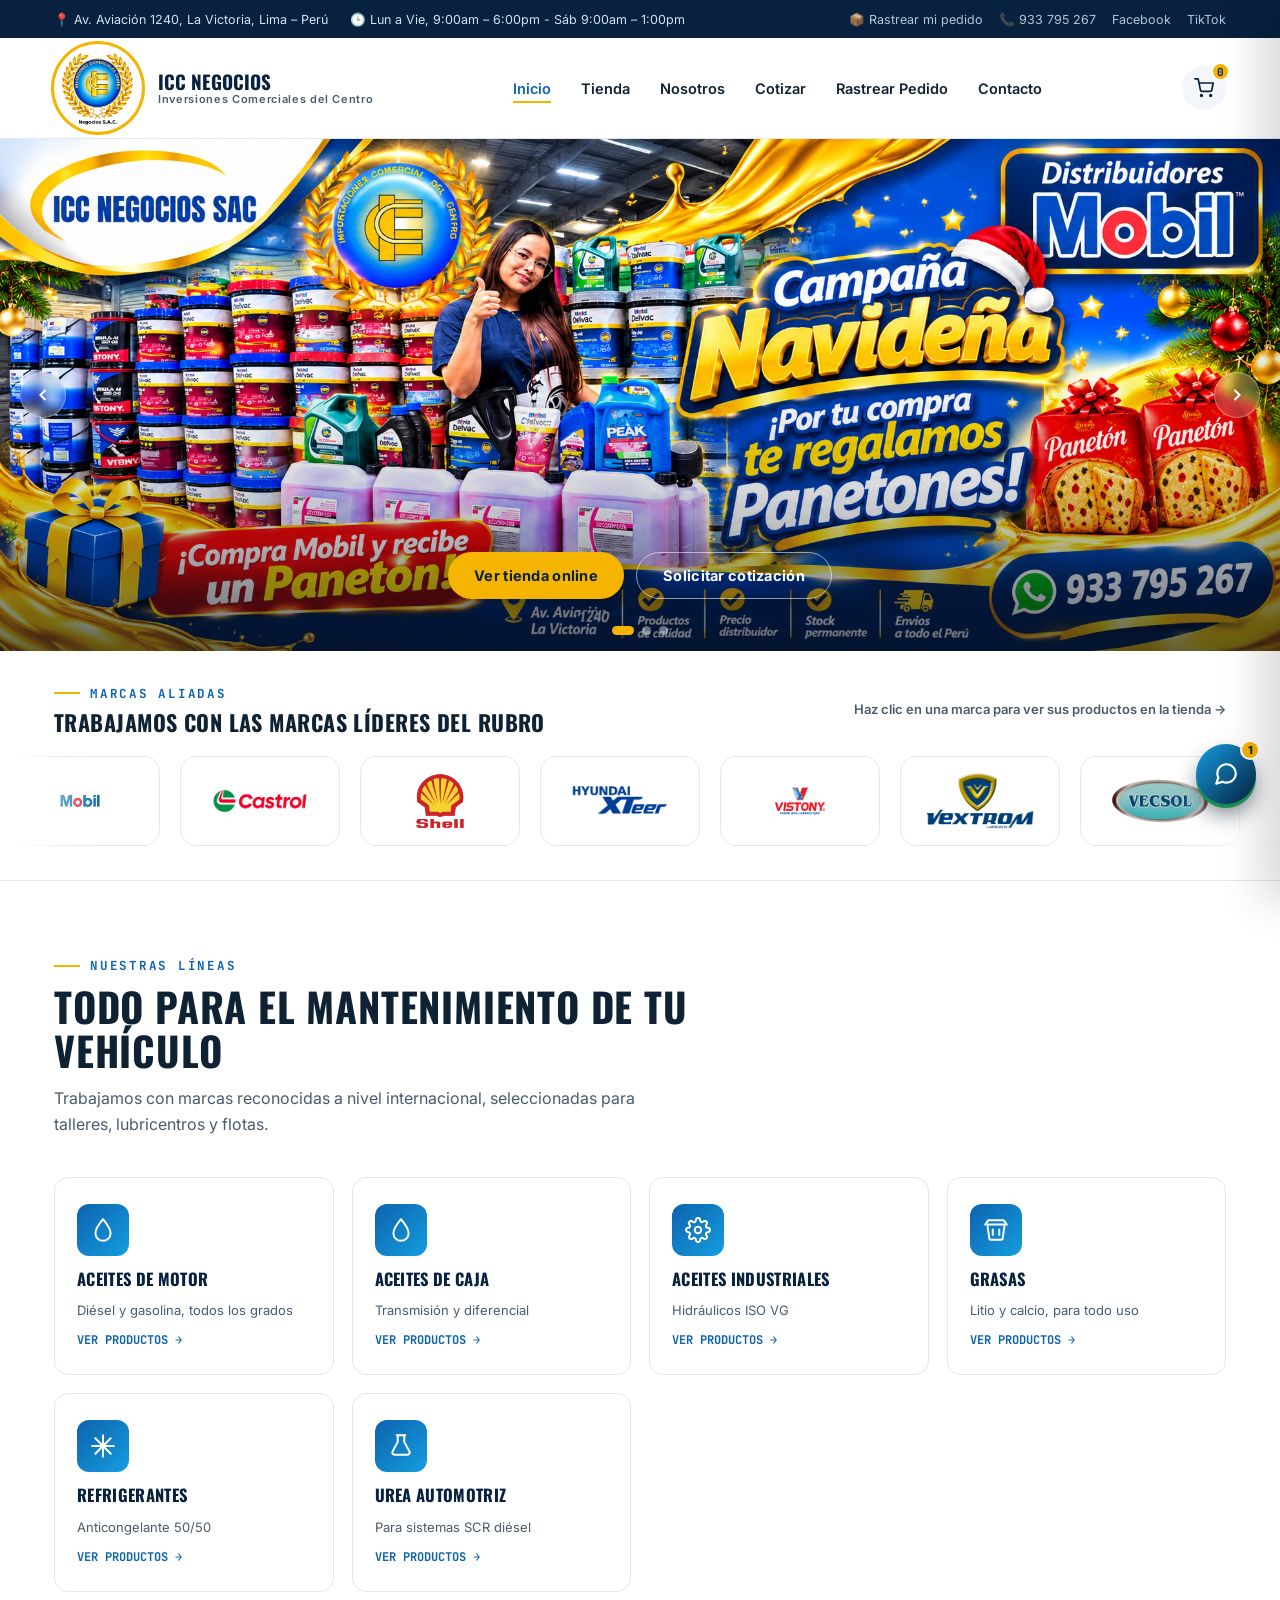
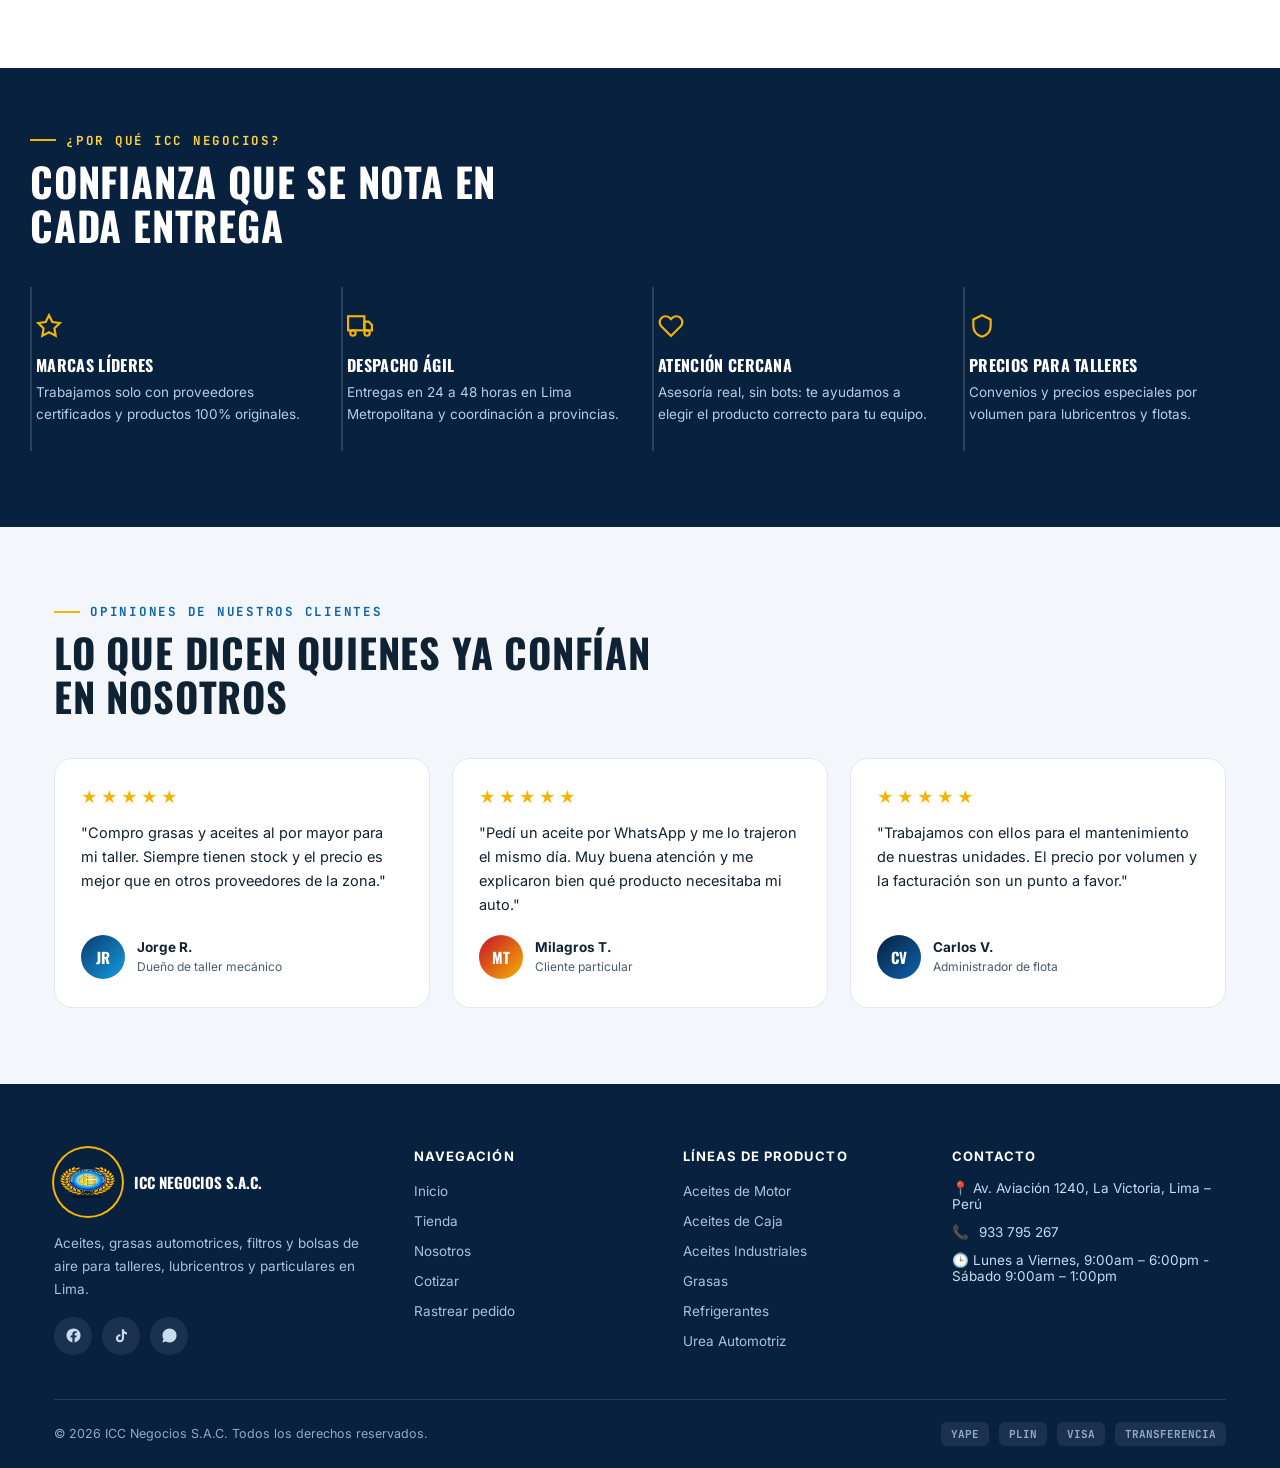
<file: index.html>
<!DOCTYPE html>
<html lang="es-PE">
<head>
<meta charset="UTF-8">
<meta name="viewport" content="width=device-width, initial-scale=1.0">
<title>ICC Negocios S.A.C. | Lubricentro y Repuestos en Lima</title>
<meta name="description" content="ICC Negocios S.A.C. — Aceites, grasas automotrices, filtros y bolsas de aire. Tienda online, cotizaciones y despacho en Lima.">
<link rel="icon" href="assets/logo-icc.jpeg">
<link rel="preconnect" href="https://fonts.googleapis.com">
<link href="https://fonts.googleapis.com/css2?family=Oswald:wght@500;600;700&family=Inter:wght@400;500;600;700&family=JetBrains+Mono:wght@500;700&display=swap" rel="stylesheet">
<link rel="stylesheet" href="styles.css">
</head>
<body>

<!-- TOPBAR -->
<div class="topbar">
  <div class="wrap">
    <div class="topbar-left">
      <span>📍 Av. Aviación 1240, La Victoria, Lima – Perú</span>
      <span>🕒 Lun a Vie, 9:00am – 6:00pm - Sáb 9:00am – 1:00pm</span>
    </div>
    <div class="topbar-right">
      <a href="seguimiento.html">📦 Rastrear mi pedido</a>
      <a href="tel:+51933795267">📞 933 795 267</a>
      <a href="https://www.facebook.com/p/ICC-Negocios-SAC-61559050905706/" target="_blank" rel="noopener">Facebook</a>
      <a href="https://www.tiktok.com/@iccnegocios" target="_blank" rel="noopener">TikTok</a>
    </div>
  </div>
</div>

<!-- HEADER -->
<header class="site">
  <div class="wrap nav">
    <a href="index.html" class="brand">
      <img src="assets/logo-icc.jpeg" alt="Logo ICC Negocios S.A.C.">
      <div class="brand-name">ICC NEGOCIOS<small>Inversiones Comerciales del Centro</small></div>
    </a>
    <nav class="navlinks">
      <a href="index.html" data-page="index.html">Inicio</a>
      <a href="tienda.html" data-page="tienda.html">Tienda</a>
      <a href="nosotros.html" data-page="nosotros.html">Nosotros</a>
      <a href="cotizar.html" data-page="cotizar.html">Cotizar</a>
      <a href="seguimiento.html" data-page="seguimiento.html">Rastrear Pedido</a>
      <a href="#contacto">Contacto</a>
    </nav>
    <div class="nav-actions">
      <button class="icon-btn" id="cart-toggle" aria-label="Ver carrito">
        <svg width="20" height="20" viewBox="0 0 24 24" fill="none" stroke="currentColor" stroke-width="2" stroke-linecap="round" stroke-linejoin="round"><circle cx="9" cy="21" r="1"></circle><circle cx="20" cy="21" r="1"></circle><path d="M1 1h4l2.68 13.39a2 2 0 0 0 2 1.61h9.72a2 2 0 0 0 2-1.61L23 6H6"></path></svg>
        <span class="cart-count" id="cart-count">0</span>
      </button>
      <button class="burger" id="burger" aria-label="Menú">
        <svg width="20" height="20" viewBox="0 0 24 24" fill="none" stroke="currentColor" stroke-width="2" stroke-linecap="round"><line x1="3" y1="12" x2="21" y2="12"></line><line x1="3" y1="6" x2="21" y2="6"></line><line x1="3" y1="18" x2="21" y2="18"></line></svg>
      </button>
    </div>
  </div>
</header>

<!-- PROMO CAROUSEL (portada visual) -->
<section class="promo-carousel" id="promo-carousel-section">
  <div class="carousel-viewport">
    <div class="carousel-track" id="carousel-track"></div>
  </div>
  <div class="carousel-shade"></div>
  <div class="carousel-cta">
    <a href="tienda.html" class="btn btn-primary" onclick="event.stopPropagation()">Ver tienda online</a>
    <a href="cotizar.html" class="btn btn-outline" onclick="event.stopPropagation()">Solicitar cotización</a>
  </div>
  <button class="carousel-arrow left" id="carousel-prev" aria-label="Anterior">
    <svg width="20" height="20" viewBox="0 0 24 24" fill="none" stroke="currentColor" stroke-width="2.5"><polyline points="15 18 9 12 15 6"/></svg>
  </button>
  <button class="carousel-arrow right" id="carousel-next" aria-label="Siguiente">
    <svg width="20" height="20" viewBox="0 0 24 24" fill="none" stroke="currentColor" stroke-width="2.5"><polyline points="9 18 15 12 9 6"/></svg>
  </button>
  <div class="carousel-dots" id="carousel-dots"></div>
</section>

<!-- HERO STRIP: titular + stats, compacto -->
<!-- <section class="hero-strip" id="inicio">
  <div class="wrap">
    <div class="hero-strip-inner">
      <div class="hero-strip-text">
        <h1>Aceites, grasas y repuestos <em>al punto justo.</em></h1>
        <p>Aceites de motor, grasas automotrices, filtros y bolsas de aire de las mejores marcas — con stock real, precios competitivos y despacho rápido a todo Lima.</p>
      </div>
    </div>
    <div class="hero-strip-stats">
      <div><b>+1,200</b><span>Productos en catálogo</span></div>
      <div><b>24–48h</b><span>Despacho en Lima</span></div>
      <div><b>+15</b><span>Marcas representadas</span></div>
      <div><b>✅</b><span>Stock verificado</span></div>
    </div>
  </div>
</section> -->

<!-- BRAND MARQUEE -->
<section class="brands-band" id="marcas">
  <div class="brands-head">
    <div>
      <div class="eyebrow">Marcas aliadas</div>
      <h2 style="font-size:22px; margin-top:8px;">Trabajamos con las marcas líderes del rubro</h2>
    </div>
    <span style="font-size:13px; color:var(--texto-suave); font-weight:600;">Haz clic en una marca para ver sus productos en la tienda →</span>
  </div>
  <div class="marquee-mask">
    <div class="marquee-track" id="marquee-track"></div>
  </div>
</section>

<!-- CATEGORIES -->
<section class="section" id="categorias">
  <div class="wrap">
    <div class="section-head">
      <div class="eyebrow">Nuestras líneas</div>
      <h2>Todo para el mantenimiento de tu vehículo</h2>
      <p>Trabajamos con marcas reconocidas a nivel internacional, seleccionadas para talleres, lubricentros y flotas.</p>
    </div>
    <div class="cat-grid" id="cat-grid"></div>
  </div>
</section>

<!-- WHY US -->
<section class="why-band">
  <div class="wrap section" style="padding-top:64px;">
    <div class="section-head" style="max-width:560px;">
      <div class="eyebrow" style="color:var(--amarillo-claro);">¿Por qué ICC Negocios?</div>
      <h2 style="color:#fff;">Confianza que se nota en cada entrega</h2>
    </div>
    <div class="why-grid">
      <div class="why-item">
        <svg width="26" height="26" viewBox="0 0 24 24" fill="none" stroke="currentColor" stroke-width="2"><path d="M12 2l3.09 6.26L22 9.27l-5 4.87 1.18 6.88L12 17.77l-6.18 3.25L7 14.14 2 9.27l6.91-1.01L12 2z"/></svg>
        <h4>Marcas líderes</h4>
        <p>Trabajamos solo con proveedores certificados y productos 100% originales.</p>
      </div>
      <div class="why-item">
        <svg width="26" height="26" viewBox="0 0 24 24" fill="none" stroke="currentColor" stroke-width="2"><rect x="1" y="3" width="15" height="13"/><path d="M16 8h4l3 3v5h-7V8z"/><circle cx="5.5" cy="18.5" r="2.5"/><circle cx="18.5" cy="18.5" r="2.5"/></svg>
        <h4>Despacho ágil</h4>
        <p>Entregas en 24 a 48 horas en Lima Metropolitana y coordinación a provincias.</p>
      </div>
      <div class="why-item">
        <svg width="26" height="26" viewBox="0 0 24 24" fill="none" stroke="currentColor" stroke-width="2"><path d="M20.84 4.61a5.5 5.5 0 0 0-7.78 0L12 5.67l-1.06-1.06a5.5 5.5 0 0 0-7.78 7.78l1.06 1.06L12 21.23l7.78-7.78 1.06-1.06a5.5 5.5 0 0 0 0-7.78z"/></svg>
        <h4>Atención cercana</h4>
        <p>Asesoría real, sin bots: te ayudamos a elegir el producto correcto para tu equipo.</p>
      </div>
      <div class="why-item">
        <svg width="26" height="26" viewBox="0 0 24 24" fill="none" stroke="currentColor" stroke-width="2"><path d="M12 2l8 4v6c0 5-3.5 8.5-8 10-4.5-1.5-8-5-8-10V6l8-4z"/></svg>
        <h4>Precios para talleres</h4>
        <p>Convenios y precios especiales por volumen para lubricentros y flotas.</p>
      </div>
    </div>
  </div>
</section>

<!-- TESTIMONIOS -->
<section class="section testimonials" id="opiniones">
  <div class="wrap">
    <div class="section-head">
      <div class="eyebrow">Opiniones de nuestros clientes</div>
      <h2>Lo que dicen quienes ya confían en nosotros</h2>
    </div>
    <div class="test-grid" id="test-grid"></div>
  </div>
</section>

<!-- FOOTER / CONTACTO -->
<footer id="contacto">
  <div class="wrap">
    <div class="foot-grid">
      <div>
        <div class="foot-brand"><img src="assets/logo-icc.jpeg" alt="ICC Negocios"><b>ICC NEGOCIOS S.A.C.</b></div>
        <p>Aceites, grasas automotrices, filtros y bolsas de aire para talleres, lubricentros y particulares en Lima.</p>
        <div class="foot-social">
          <a href="https://www.facebook.com/p/ICC-Negocios-SAC-61559050905706/" target="_blank" aria-label="Facebook">
            <svg width="17" height="17" viewBox="0 0 24 24" fill="currentColor"><path d="M22 12a10 10 0 1 0-11.56 9.88v-6.99H7.9V12h2.54V9.8c0-2.5 1.49-3.89 3.77-3.89 1.09 0 2.23.2 2.23.2v2.45h-1.26c-1.24 0-1.63.77-1.63 1.56V12h2.78l-.44 2.89h-2.34v6.99A10 10 0 0 0 22 12z"/></svg>
          </a>
          <a href="https://www.tiktok.com/@iccnegocios" target="_blank" aria-label="TikTok">
            <svg width="16" height="16" viewBox="0 0 24 24" fill="currentColor"><path d="M16.5 2h-3.2v13.4a2.9 2.9 0 1 1-2.9-2.9c.27 0 .53.03.78.1V9.4a6.1 6.1 0 1 0 5.32 6.05V8.2a7.9 7.9 0 0 0 4.5 1.4V6.4a4.7 4.7 0 0 1-4.5-4.4z"/></svg>
          </a>
          <a href="https://wa.me/51933795267" target="_blank" aria-label="WhatsApp">
            <svg width="17" height="17" viewBox="0 0 24 24" fill="currentColor"><path d="M12.04 2C6.58 2 2.13 6.45 2.13 11.91c0 1.85.5 3.58 1.36 5.07L2 22l5.2-1.44a9.87 9.87 0 0 0 4.84 1.24h.01c5.46 0 9.9-4.45 9.9-9.9 0-2.65-1.03-5.13-2.9-7C17.17 3.02 14.7 2 12.04 2z"/></svg>
          </a>
        </div>
      </div>
      <div>
        <h5>NAVEGACIÓN</h5>
        <ul class="foot-links">
          <li><a href="index.html">Inicio</a></li>
          <li><a href="tienda.html">Tienda</a></li>
          <li><a href="nosotros.html">Nosotros</a></li>
          <li><a href="cotizar.html">Cotizar</a></li>
          <li><a href="seguimiento.html">Rastrear pedido</a></li>
        </ul>
      </div>
      <div>
        <h5>LÍNEAS DE PRODUCTO</h5>
        <ul class="foot-links" id="foot-cats"></ul>
      </div>
      <div>
        <h5>CONTACTO</h5>
        <ul class="foot-contact">
          <li>📍 Av. Aviación 1240, La Victoria, Lima – Perú <br></li>
          <li>📞 <a href="tel:+51933795267">933 795 267</a></li>
          <li>🕒 Lunes a Viernes, 9:00am – 6:00pm - Sábado 9:00am – 1:00pm</li>
        </ul>
      </div>
    </div>
    <div class="foot-bottom">
      <span>© <span id="year"></span> ICC Negocios S.A.C. Todos los derechos reservados.</span>
      <div class="pay-icons">
        <span>YAPE</span><span>PLIN</span><span>VISA</span><span>TRANSFERENCIA</span>
      </div>
    </div>
  </div>
</footer>

<!-- WHATSAPP FLOAT -->
<a class="wsp-float" href="https://wa.me/51933795267?text=Hola%20ICC%20Negocios%2C%20tengo%20una%20consulta." target="_blank" aria-label="Escríbenos por WhatsApp">
  <svg width="28" height="28" viewBox="0 0 24 24" fill="#fff"><path d="M12.04 2C6.58 2 2.13 6.45 2.13 11.91c0 1.85.5 3.58 1.36 5.07L2 22l5.2-1.44a9.87 9.87 0 0 0 4.84 1.24h.01c5.46 0 9.9-4.45 9.9-9.9 0-2.65-1.03-5.13-2.9-7C17.17 3.02 14.7 2 12.04 2zm5.72 14.16c-.24.68-1.4 1.3-1.93 1.37-.5.07-1.1.1-1.78-.11a13.5 13.5 0 0 1-4.8-2.85 12 12 0 0 1-2.5-3.42c-.5-.86-.36-1.32-.19-1.55.14-.19.66-.72.94-1a.9.9 0 0 1 .68-.31c.19 0 .38 0 .55.01.18.01.42-.07.65.5.24.6.82 2.06.9 2.21.07.15.12.32.02.5-.1.19-.15.3-.3.46-.15.16-.32.36-.45.48-.15.15-.31.31-.14.6.18.3.79 1.29 1.7 2.09 1.16 1.03 2.15 1.36 2.44 1.51.3.15.47.13.65-.08.18-.21.75-.87.96-1.17.2-.3.4-.24.66-.14.27.1 1.72.81 2.02.96.3.15.5.22.57.34.08.13.08.72-.16 1.4z"/></svg>
</a>

<!-- CHAT ASSISTANT -->
<button class="chat-float" id="chat-toggle" aria-label="Abrir asistente virtual">
  <svg width="26" height="26" viewBox="0 0 24 24" fill="none" stroke="currentColor" stroke-width="2" stroke-linecap="round" stroke-linejoin="round"><path d="M21 11.5a8.38 8.38 0 0 1-.9 3.8 8.5 8.5 0 0 1-7.6 4.7 8.38 8.38 0 0 1-3.8-.9L3 21l1.9-5.7a8.38 8.38 0 0 1-.9-3.8 8.5 8.5 0 0 1 4.7-7.6 8.38 8.38 0 0 1 3.8-.9h.5a8.48 8.48 0 0 1 8 8v.5z"/></svg>
  <span class="chat-badge" id="chat-badge">1</span>
</button>

<div class="chat-window" id="chat-window">
  <div class="chat-head">
    <div class="chat-head-avatar">
      <svg width="20" height="20" viewBox="0 0 24 24" fill="none" stroke="currentColor" stroke-width="2"><circle cx="12" cy="12" r="9"/><path d="M9 10a3 3 0 1 1 3 3v1"/><circle cx="12" cy="17" r=".5" fill="currentColor"/></svg>
    </div>
    <div class="chat-head-info">
      <b>Asistente ICC</b>
      <div class="chat-head-status"><span class="dot"></span>Responde al instante</div>
    </div>
    <button class="chat-close" id="chat-close">
      <svg width="14" height="14" viewBox="0 0 24 24" fill="none" stroke="currentColor" stroke-width="2.4"><line x1="18" y1="6" x2="6" y2="18"/><line x1="6" y1="6" x2="18" y2="18"/></svg>
    </button>
  </div>
  <div class="chat-body" id="chat-body"></div>
  <div class="chat-quick" id="chat-quick"></div>
  <form class="chat-input-row" id="chat-form">
    <input type="text" id="chat-input" placeholder="Escribe tu pregunta..." autocomplete="off">
    <button type="submit" class="chat-send" aria-label="Enviar">
      <svg width="17" height="17" viewBox="0 0 24 24" fill="currentColor"><path d="M2 21l21-9L2 3v7l15 2-15 2v7z"/></svg>
    </button>
  </form>
  <div class="chat-foot-note">Asistente automático de ICC Negocios · Para casos puntuales, escríbenos por WhatsApp</div>
</div>

<!-- CART DRAWER -->
<div class="overlay" id="overlay"></div>
<aside class="drawer" id="drawer">
  <div class="drawer-head">
    <h3>Tu carrito</h3>
    <button class="drawer-close" id="drawer-close">
      <svg width="16" height="16" viewBox="0 0 24 24" fill="none" stroke="currentColor" stroke-width="2.4"><line x1="18" y1="6" x2="6" y2="18"/><line x1="6" y1="6" x2="18" y2="18"/></svg>
    </button>
  </div>
  <div class="drawer-body" id="drawer-body"></div>
  <div class="drawer-foot" id="drawer-foot" style="display:none;">
    <div class="total-row"><span>Total estimado</span><span class="num mono" id="cart-total">S/ 0.00</span></div>
    <a href="#" id="checkout-wsp" target="_blank" class="btn btn-wsp" style="width:100%;">Finalizar por WhatsApp</a>
    <button class="btn btn-ghost" style="width:100%;" id="clear-cart">Vaciar carrito</button>
  </div>
</aside>

<!-- PRODUCT / PROMO MODAL -->
<div class="modal-overlay" id="modal-overlay">
  <div class="modal-box" id="modal-box"></div>
</div>

<div class="toast" id="toast"><svg width="16" height="16" viewBox="0 0 24 24" fill="none" stroke="currentColor" stroke-width="2.5"><polyline points="20 6 9 17 4 12"/></svg><span id="toast-msg">Producto agregado</span></div>

<script src="config.js"></script>
<script src="data.js"></script>
<script src="sheets.js"></script>
<script src="cart.js"></script>
<script src="chat.js"></script>
<script src="common.js"></script>
</body>
</html>
</file>
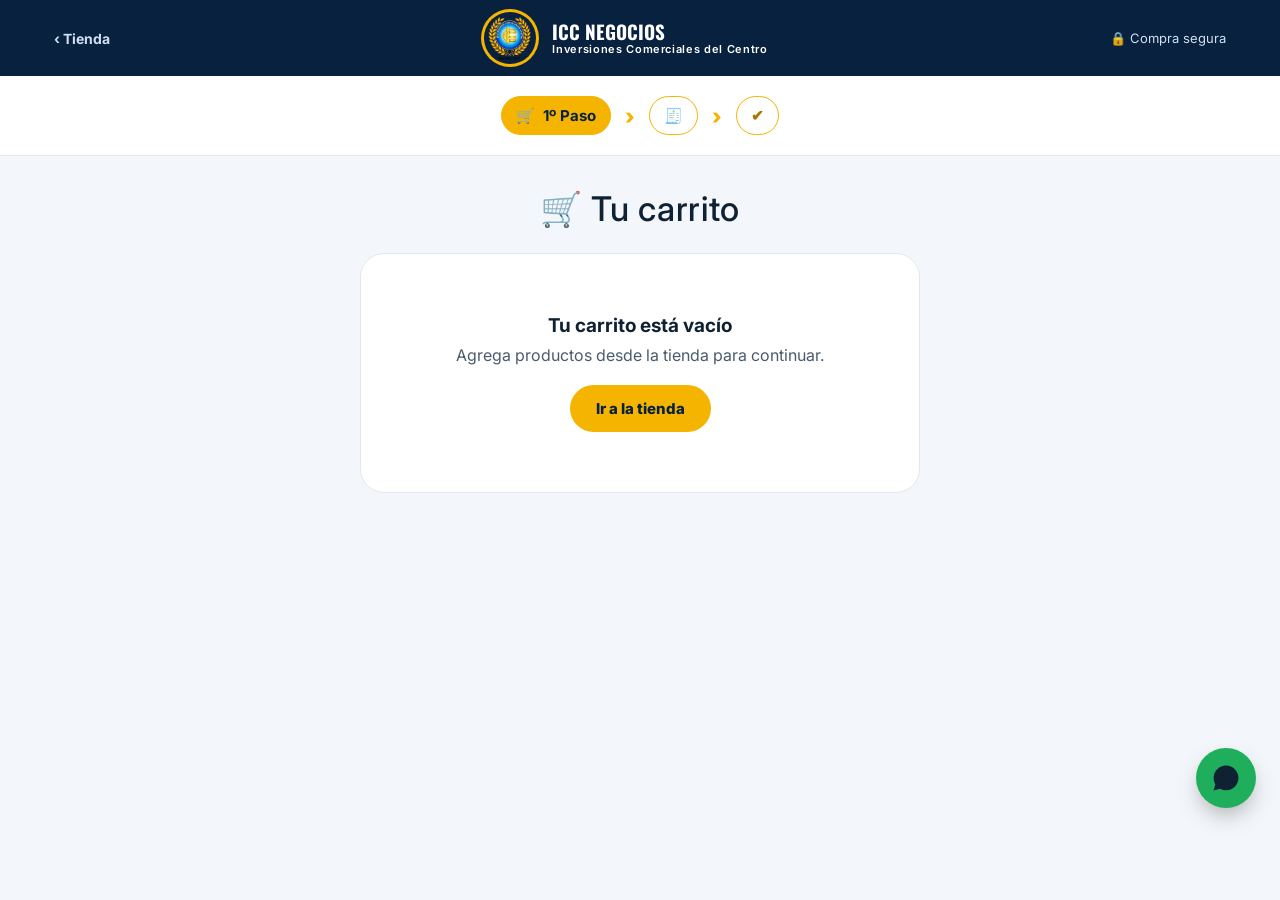
<file: carrito.html>
<!DOCTYPE html>
<html lang="es-PE">
<head>
<meta charset="UTF-8">
<meta name="viewport" content="width=device-width, initial-scale=1.0">
<title>Tu carrito | ICC Negocios</title>
<meta name="robots" content="noindex">
<link rel="icon" href="assets/logo-icc.jpeg">
<link rel="preconnect" href="https://fonts.googleapis.com">
<link href="https://fonts.googleapis.com/css2?family=Oswald:wght@500;600;700&family=Inter:wght@400;500;600;700&family=JetBrains+Mono:wght@500;700&display=swap" rel="stylesheet">
<link rel="stylesheet" href="styles.css">
</head>
<body class="ck-body" data-page="carrito">
<header class="ck-header">
  <div class="wrap ck-header-in">
    <a href="tienda.html" class="ck-back" aria-label="Volver a la tienda">‹ Tienda</a>
    <a href="index.html" class="brand ck-brand">
      <img src="assets/logo-icc.jpeg" alt="Logo ICC Negocios S.A.C.">
      <div class="brand-name">ICC NEGOCIOS<small>Inversiones Comerciales del Centro</small></div>
    </a>
    <span class="ck-secure">🔒 Compra segura</span>
  </div>
</header>
<nav class="ck-steps" id="ck-steps" aria-label="Pasos de compra"></nav>
<main class="ck-main"><div class="wrap" id="ck-main"><p class="pd-loading">Cargando…</p></div></main>
<div class="ck-modal" id="ck-modal"></div>
<a class="wsp-float" href="https://wa.me/51933795267?text=Hola%20ICC%20Negocios%2C%20tengo%20una%20consulta%20sobre%20mi%20pedido." target="_blank" rel="noopener" aria-label="Escríbenos por WhatsApp">
  <svg width="30" height="30" viewBox="0 0 24 24" fill="currentColor"><path d="M12.04 2C6.58 2 2.13 6.45 2.13 11.91c0 1.85.5 3.58 1.36 5.07L2 22l5.2-1.44a9.87 9.87 0 0 0 4.84 1.24h.01c5.46 0 9.9-4.45 9.9-9.9 0-2.65-1.03-5.13-2.9-7C17.17 3.02 14.7 2 12.04 2z"/></svg>
</a>
<script src="config.js"></script>
<script src="data.js"></script>
<script src="sheets.js"></script>
<script src="shared.js"></script>
<script src="cart.js"></script>
<script src="checkout.js"></script>
</body>
</html>
</file>
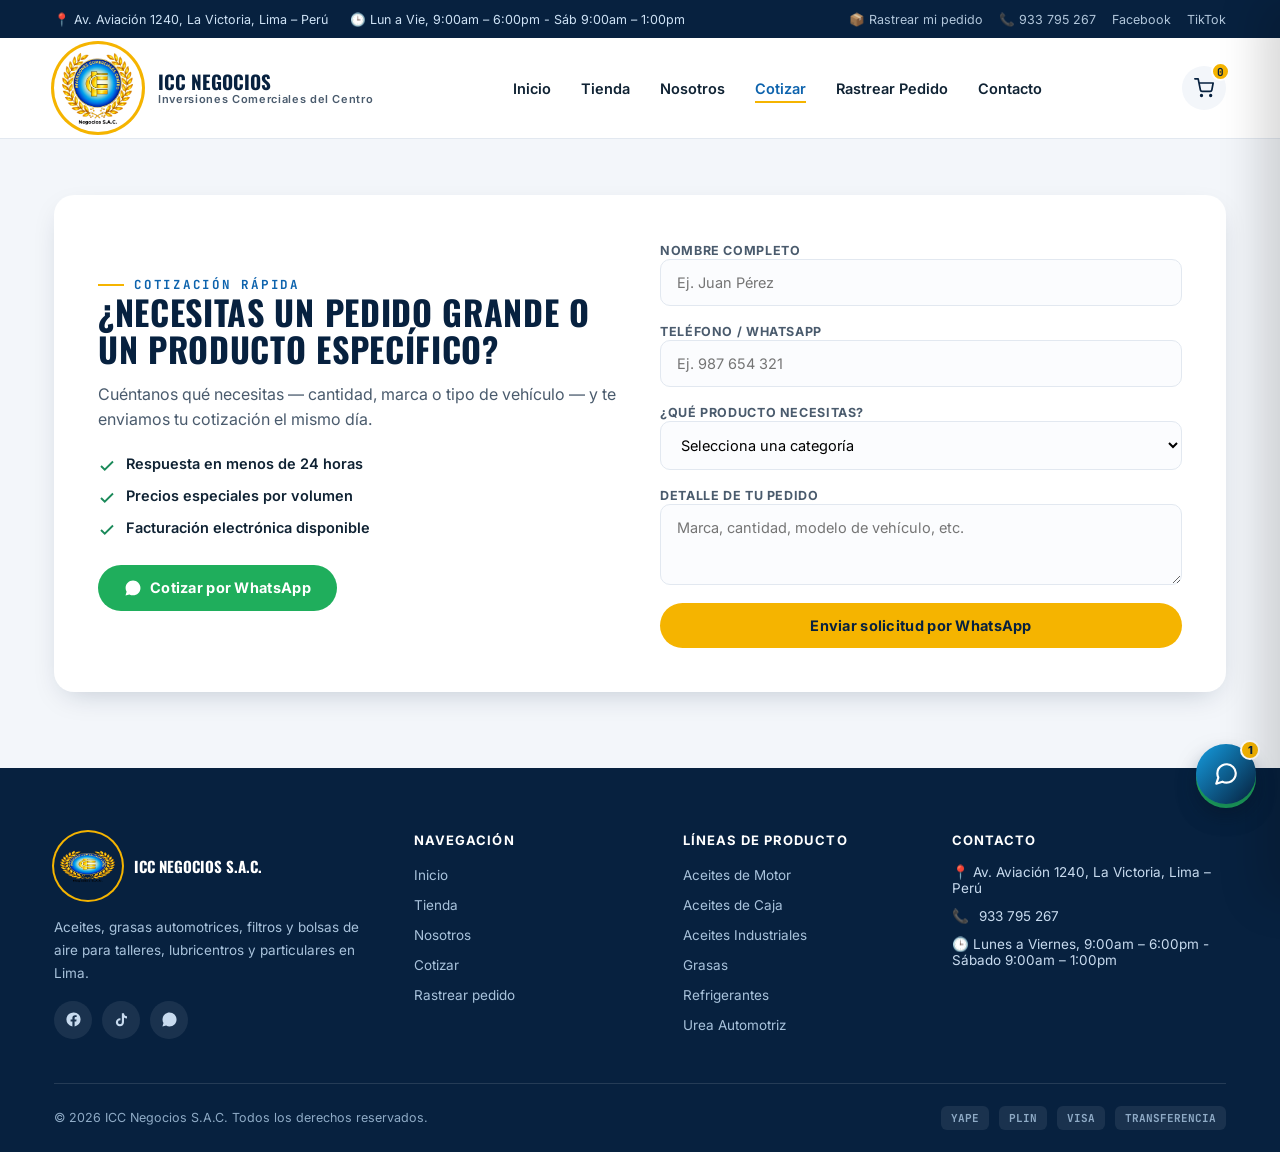
<file: cotizar.html>
<!DOCTYPE html>
<html lang="es-PE">
<head>
<meta charset="UTF-8">
<meta name="viewport" content="width=device-width, initial-scale=1.0">
<title>Cotizar | ICC Negocios S.A.C.</title>
<meta name="description" content="Solicita una cotización de aceites, grasas, filtros y más para tu taller, flota o uso particular. Respuesta en menos de 24 horas.">
<link rel="icon" href="assets/logo-icc.jpeg">
<link rel="preconnect" href="https://fonts.googleapis.com">
<link href="https://fonts.googleapis.com/css2?family=Oswald:wght@500;600;700&family=Inter:wght@400;500;600;700&family=JetBrains+Mono:wght@500;700&display=swap" rel="stylesheet">
<link rel="stylesheet" href="styles.css">
</head>
<body>

<!-- TOPBAR -->
<div class="topbar">
  <div class="wrap">
    <div class="topbar-left">
      <span>📍 Av. Aviación 1240, La Victoria, Lima – Perú</span>
      <span>🕒 Lun a Vie, 9:00am – 6:00pm - Sáb 9:00am – 1:00pm</span>
    </div>
    <div class="topbar-right">
      <a href="seguimiento.html">📦 Rastrear mi pedido</a>
      <a href="tel:+51933795267">📞 933 795 267</a>
      <a href="https://www.facebook.com/p/ICC-Negocios-SAC-61559050905706/" target="_blank" rel="noopener">Facebook</a>
      <a href="https://www.tiktok.com/@iccnegocios" target="_blank" rel="noopener">TikTok</a>
    </div>
  </div>
</div>

<!-- HEADER -->
<header class="site">
  <div class="wrap nav">
    <a href="index.html" class="brand">
      <img src="assets/logo-icc.jpeg" alt="Logo ICC Negocios S.A.C.">
      <div class="brand-name">ICC NEGOCIOS<small>Inversiones Comerciales del Centro</small></div>
    </a>
    <nav class="navlinks">
      <a href="index.html" data-page="index.html">Inicio</a>
      <a href="tienda.html" data-page="tienda.html">Tienda</a>
      <a href="nosotros.html" data-page="nosotros.html">Nosotros</a>
      <a href="cotizar.html" data-page="cotizar.html">Cotizar</a>
      <a href="seguimiento.html" data-page="seguimiento.html">Rastrear Pedido</a>
      <a href="#contacto">Contacto</a>
    </nav>
    <div class="nav-actions">
      <button class="icon-btn" id="cart-toggle" aria-label="Ver carrito">
        <svg width="20" height="20" viewBox="0 0 24 24" fill="none" stroke="currentColor" stroke-width="2" stroke-linecap="round" stroke-linejoin="round"><circle cx="9" cy="21" r="1"></circle><circle cx="20" cy="21" r="1"></circle><path d="M1 1h4l2.68 13.39a2 2 0 0 0 2 1.61h9.72a2 2 0 0 0 2-1.61L23 6H6"></path></svg>
        <span class="cart-count" id="cart-count">0</span>
      </button>
      <button class="burger" id="burger" aria-label="Menú">
        <svg width="20" height="20" viewBox="0 0 24 24" fill="none" stroke="currentColor" stroke-width="2" stroke-linecap="round"><line x1="3" y1="12" x2="21" y2="12"></line><line x1="3" y1="6" x2="21" y2="6"></line><line x1="3" y1="18" x2="21" y2="18"></line></svg>
      </button>
    </div>
  </div>
</header>

<!-- COTIZAR -->
<section class="section quote-section" style="padding-top:56px;">
  <div class="wrap">
    <div class="quote-box">
      <div>
        <div class="eyebrow">Cotización rápida</div>
        <h2>¿Necesitas un pedido grande o un producto específico?</h2>
        <p>Cuéntanos qué necesitas — cantidad, marca o tipo de vehículo — y te enviamos tu cotización el mismo día.</p>
        <ul class="quote-features">
          <li><svg width="18" height="18" viewBox="0 0 24 24" fill="none" stroke="currentColor" stroke-width="2.5"><polyline points="20 6 9 17 4 12"/></svg> Respuesta en menos de 24 horas</li>
          <li><svg width="18" height="18" viewBox="0 0 24 24" fill="none" stroke="currentColor" stroke-width="2.5"><polyline points="20 6 9 17 4 12"/></svg> Precios especiales por volumen</li>
          <li><svg width="18" height="18" viewBox="0 0 24 24" fill="none" stroke="currentColor" stroke-width="2.5"><polyline points="20 6 9 17 4 12"/></svg> Facturación electrónica disponible</li>
        </ul>
        <div style="margin-top:26px;">
          <a href="https://wa.me/51933795267?text=Hola%20ICC%20Negocios%2C%20quisiera%20solicitar%20una%20cotizaci%C3%B3n." target="_blank" class="btn btn-wsp">
            <svg width="18" height="18" viewBox="0 0 24 24" fill="currentColor"><path d="M12.04 2C6.58 2 2.13 6.45 2.13 11.91c0 1.85.5 3.58 1.36 5.07L2 22l5.2-1.44a9.87 9.87 0 0 0 4.84 1.24h.01c5.46 0 9.9-4.45 9.9-9.9 0-2.65-1.03-5.13-2.9-7C17.17 3.02 14.7 2 12.04 2z"/></svg>
            Cotizar por WhatsApp
          </a>
        </div>
      </div>
      <form class="form" onsubmit="event.preventDefault(); sendQuoteForm();">
        <div>
          <label>Nombre completo</label>
          <input type="text" id="q-name" placeholder="Ej. Juan Pérez" required>
        </div>
        <div>
          <label>Teléfono / WhatsApp</label>
          <input type="tel" id="q-phone" placeholder="Ej. 987 654 321" required>
        </div>
        <div>
          <label>¿Qué producto necesitas?</label>
          <select id="q-category">
            <option value="">Selecciona una categoría</option>
            <option>Aceites de motor</option>
            <option>Grasas automotrices</option>
            <option>Filtros</option>
            <option>Bolsas de aire</option>
            <option>Refrigerantes</option>
            <option>Otro / no estoy seguro</option>
          </select>
        </div>
        <div>
          <label>Detalle de tu pedido</label>
          <textarea id="q-msg" rows="3" placeholder="Marca, cantidad, modelo de vehículo, etc."></textarea>
        </div>
        <button type="submit" class="btn btn-primary" style="width:100%;">Enviar solicitud por WhatsApp</button>
      </form>
    </div>
  </div>
</section>

<!-- FOOTER / CONTACTO -->
<footer id="contacto">
  <div class="wrap">
    <div class="foot-grid">
      <div>
        <div class="foot-brand"><img src="assets/logo-icc.jpeg" alt="ICC Negocios"><b>ICC NEGOCIOS S.A.C.</b></div>
        <p>Aceites, grasas automotrices, filtros y bolsas de aire para talleres, lubricentros y particulares en Lima.</p>
        <div class="foot-social">
          <a href="https://www.facebook.com/p/ICC-Negocios-SAC-61559050905706/" target="_blank" aria-label="Facebook">
            <svg width="17" height="17" viewBox="0 0 24 24" fill="currentColor"><path d="M22 12a10 10 0 1 0-11.56 9.88v-6.99H7.9V12h2.54V9.8c0-2.5 1.49-3.89 3.77-3.89 1.09 0 2.23.2 2.23.2v2.45h-1.26c-1.24 0-1.63.77-1.63 1.56V12h2.78l-.44 2.89h-2.34v6.99A10 10 0 0 0 22 12z"/></svg>
          </a>
          <a href="https://www.tiktok.com/@iccnegocios" target="_blank" aria-label="TikTok">
            <svg width="16" height="16" viewBox="0 0 24 24" fill="currentColor"><path d="M16.5 2h-3.2v13.4a2.9 2.9 0 1 1-2.9-2.9c.27 0 .53.03.78.1V9.4a6.1 6.1 0 1 0 5.32 6.05V8.2a7.9 7.9 0 0 0 4.5 1.4V6.4a4.7 4.7 0 0 1-4.5-4.4z"/></svg>
          </a>
          <a href="https://wa.me/51933795267" target="_blank" aria-label="WhatsApp">
            <svg width="17" height="17" viewBox="0 0 24 24" fill="currentColor"><path d="M12.04 2C6.58 2 2.13 6.45 2.13 11.91c0 1.85.5 3.58 1.36 5.07L2 22l5.2-1.44a9.87 9.87 0 0 0 4.84 1.24h.01c5.46 0 9.9-4.45 9.9-9.9 0-2.65-1.03-5.13-2.9-7C17.17 3.02 14.7 2 12.04 2z"/></svg>
          </a>
        </div>
      </div>
      <div>
        <h5>NAVEGACIÓN</h5>
        <ul class="foot-links">
          <li><a href="index.html">Inicio</a></li>
          <li><a href="tienda.html">Tienda</a></li>
          <li><a href="nosotros.html">Nosotros</a></li>
          <li><a href="cotizar.html">Cotizar</a></li>
          <li><a href="seguimiento.html">Rastrear pedido</a></li>
        </ul>
      </div>
      <div>
        <h5>LÍNEAS DE PRODUCTO</h5>
        <ul class="foot-links" id="foot-cats"></ul>
      </div>
      <div>
        <h5>CONTACTO</h5>
        <ul class="foot-contact">
          <li>📍 Av. Aviación 1240, La Victoria, Lima – Perú <br></li>
          <li>📞 <a href="tel:+51933795267">933 795 267</a></li>
          <li>🕒 Lunes a Viernes, 9:00am – 6:00pm - Sábado 9:00am – 1:00pm</li>
        </ul>
      </div>
    </div>
    <div class="foot-bottom">
      <span>© <span id="year"></span> ICC Negocios S.A.C. Todos los derechos reservados.</span>
      <div class="pay-icons">
        <span>YAPE</span><span>PLIN</span><span>VISA</span><span>TRANSFERENCIA</span>
      </div>
    </div>
  </div>
</footer>

<!-- WHATSAPP FLOAT -->
<a class="wsp-float" href="https://wa.me/51933795267?text=Hola%20ICC%20Negocios%2C%20tengo%20una%20consulta." target="_blank" aria-label="Escríbenos por WhatsApp">
  <svg width="28" height="28" viewBox="0 0 24 24" fill="#fff"><path d="M12.04 2C6.58 2 2.13 6.45 2.13 11.91c0 1.85.5 3.58 1.36 5.07L2 22l5.2-1.44a9.87 9.87 0 0 0 4.84 1.24h.01c5.46 0 9.9-4.45 9.9-9.9 0-2.65-1.03-5.13-2.9-7C17.17 3.02 14.7 2 12.04 2zm5.72 14.16c-.24.68-1.4 1.3-1.93 1.37-.5.07-1.1.1-1.78-.11a13.5 13.5 0 0 1-4.8-2.85 12 12 0 0 1-2.5-3.42c-.5-.86-.36-1.32-.19-1.55.14-.19.66-.72.94-1a.9.9 0 0 1 .68-.31c.19 0 .38 0 .55.01.18.01.42-.07.65.5.24.6.82 2.06.9 2.21.07.15.12.32.02.5-.1.19-.15.3-.3.46-.15.16-.32.36-.45.48-.15.15-.31.31-.14.6.18.3.79 1.29 1.7 2.09 1.16 1.03 2.15 1.36 2.44 1.51.3.15.47.13.65-.08.18-.21.75-.87.96-1.17.2-.3.4-.24.66-.14.27.1 1.72.81 2.02.96.3.15.5.22.57.34.08.13.08.72-.16 1.4z"/></svg>
</a>

<!-- CHAT ASSISTANT -->
<button class="chat-float" id="chat-toggle" aria-label="Abrir asistente virtual">
  <svg width="26" height="26" viewBox="0 0 24 24" fill="none" stroke="currentColor" stroke-width="2" stroke-linecap="round" stroke-linejoin="round"><path d="M21 11.5a8.38 8.38 0 0 1-.9 3.8 8.5 8.5 0 0 1-7.6 4.7 8.38 8.38 0 0 1-3.8-.9L3 21l1.9-5.7a8.38 8.38 0 0 1-.9-3.8 8.5 8.5 0 0 1 4.7-7.6 8.38 8.38 0 0 1 3.8-.9h.5a8.48 8.48 0 0 1 8 8v.5z"/></svg>
  <span class="chat-badge" id="chat-badge">1</span>
</button>

<div class="chat-window" id="chat-window">
  <div class="chat-head">
    <div class="chat-head-avatar">
      <svg width="20" height="20" viewBox="0 0 24 24" fill="none" stroke="currentColor" stroke-width="2"><circle cx="12" cy="12" r="9"/><path d="M9 10a3 3 0 1 1 3 3v1"/><circle cx="12" cy="17" r=".5" fill="currentColor"/></svg>
    </div>
    <div class="chat-head-info">
      <b>Asistente ICC</b>
      <div class="chat-head-status"><span class="dot"></span>Responde al instante</div>
    </div>
    <button class="chat-close" id="chat-close">
      <svg width="14" height="14" viewBox="0 0 24 24" fill="none" stroke="currentColor" stroke-width="2.4"><line x1="18" y1="6" x2="6" y2="18"/><line x1="6" y1="6" x2="18" y2="18"/></svg>
    </button>
  </div>
  <div class="chat-body" id="chat-body"></div>
  <div class="chat-quick" id="chat-quick"></div>
  <form class="chat-input-row" id="chat-form">
    <input type="text" id="chat-input" placeholder="Escribe tu pregunta..." autocomplete="off">
    <button type="submit" class="chat-send" aria-label="Enviar">
      <svg width="17" height="17" viewBox="0 0 24 24" fill="currentColor"><path d="M2 21l21-9L2 3v7l15 2-15 2v7z"/></svg>
    </button>
  </form>
  <div class="chat-foot-note">Asistente automático de ICC Negocios · Para casos puntuales, escríbenos por WhatsApp</div>
</div>

<!-- CART DRAWER -->
<div class="overlay" id="overlay"></div>
<aside class="drawer" id="drawer">
  <div class="drawer-head">
    <h3>Tu carrito</h3>
    <button class="drawer-close" id="drawer-close">
      <svg width="16" height="16" viewBox="0 0 24 24" fill="none" stroke="currentColor" stroke-width="2.4"><line x1="18" y1="6" x2="6" y2="18"/><line x1="6" y1="6" x2="18" y2="18"/></svg>
    </button>
  </div>
  <div class="drawer-body" id="drawer-body"></div>
  <div class="drawer-foot" id="drawer-foot" style="display:none;">
    <div class="total-row"><span>Total estimado</span><span class="num mono" id="cart-total">S/ 0.00</span></div>
    <a href="#" id="checkout-wsp" target="_blank" class="btn btn-wsp" style="width:100%;">Finalizar por WhatsApp</a>
    <button class="btn btn-ghost" style="width:100%;" id="clear-cart">Vaciar carrito</button>
  </div>
</aside>

<!-- PRODUCT / PROMO MODAL -->
<div class="modal-overlay" id="modal-overlay">
  <div class="modal-box" id="modal-box"></div>
</div>

<div class="toast" id="toast"><svg width="16" height="16" viewBox="0 0 24 24" fill="none" stroke="currentColor" stroke-width="2.5"><polyline points="20 6 9 17 4 12"/></svg><span id="toast-msg">Producto agregado</span></div>

<script src="config.js"></script>
<script src="data.js"></script>
<script src="sheets.js"></script>
<script src="cart.js"></script>
<script src="chat.js"></script>
<script src="common.js"></script>
</body>
</html>
</file>
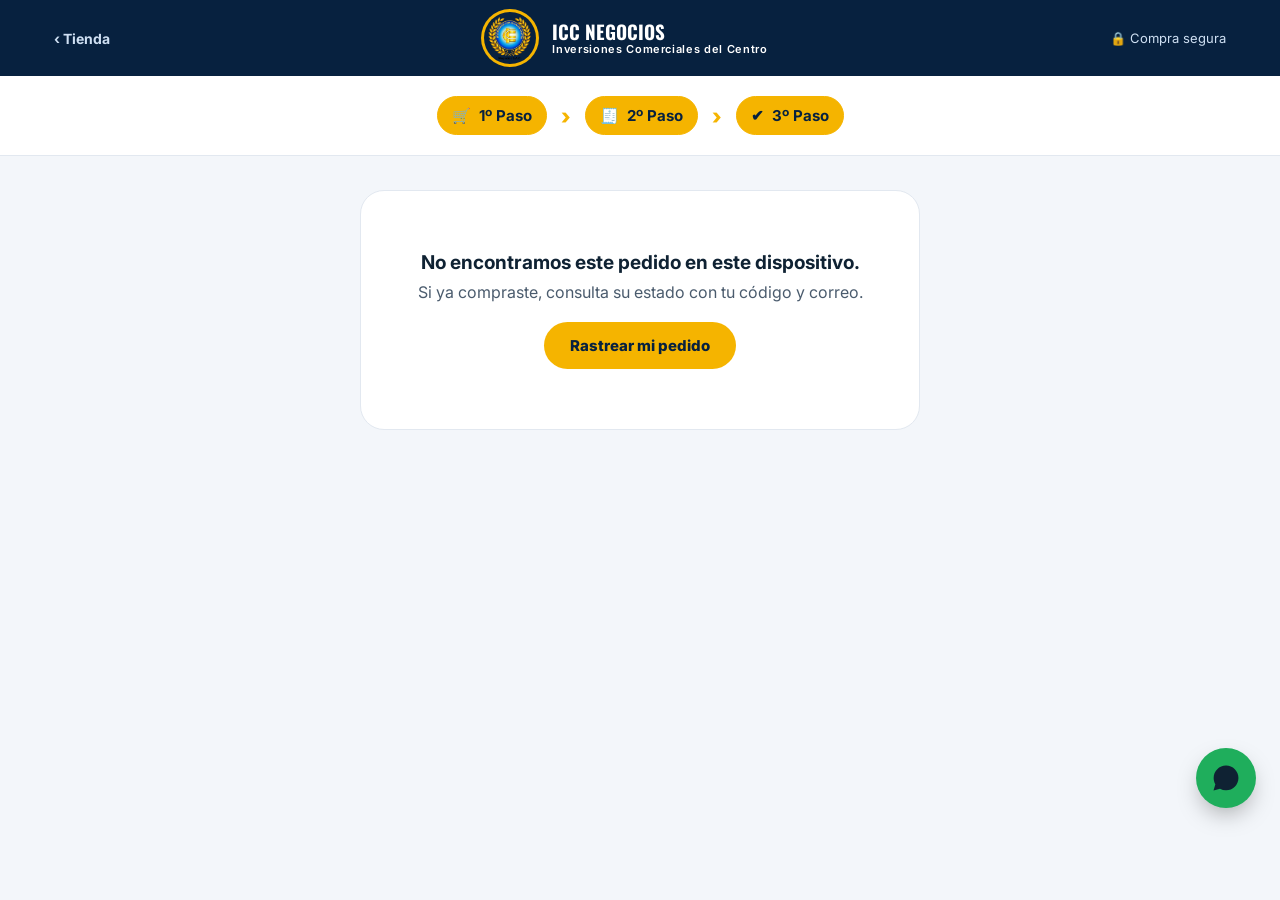
<file: gracias.html>
<!DOCTYPE html>
<html lang="es-PE">
<head>
<meta charset="UTF-8">
<meta name="viewport" content="width=device-width, initial-scale=1.0">
<title>Pedido recibido | ICC Negocios</title>
<meta name="robots" content="noindex">
<link rel="icon" href="assets/logo-icc.jpeg">
<link rel="preconnect" href="https://fonts.googleapis.com">
<link href="https://fonts.googleapis.com/css2?family=Oswald:wght@500;600;700&family=Inter:wght@400;500;600;700&family=JetBrains+Mono:wght@500;700&display=swap" rel="stylesheet">
<link rel="stylesheet" href="styles.css">
</head>
<body class="ck-body" data-page="gracias">
<header class="ck-header">
  <div class="wrap ck-header-in">
    <a href="tienda.html" class="ck-back" aria-label="Volver a la tienda">‹ Tienda</a>
    <a href="index.html" class="brand ck-brand">
      <img src="assets/logo-icc.jpeg" alt="Logo ICC Negocios S.A.C.">
      <div class="brand-name">ICC NEGOCIOS<small>Inversiones Comerciales del Centro</small></div>
    </a>
    <span class="ck-secure">🔒 Compra segura</span>
  </div>
</header>
<nav class="ck-steps" id="ck-steps" aria-label="Pasos de compra"></nav>
<main class="ck-main"><div class="wrap" id="ck-main"><p class="pd-loading">Cargando…</p></div></main>
<div class="ck-modal" id="ck-modal"></div>
<a class="wsp-float" href="https://wa.me/51933795267?text=Hola%20ICC%20Negocios%2C%20tengo%20una%20consulta%20sobre%20mi%20pedido." target="_blank" rel="noopener" aria-label="Escríbenos por WhatsApp">
  <svg width="30" height="30" viewBox="0 0 24 24" fill="currentColor"><path d="M12.04 2C6.58 2 2.13 6.45 2.13 11.91c0 1.85.5 3.58 1.36 5.07L2 22l5.2-1.44a9.87 9.87 0 0 0 4.84 1.24h.01c5.46 0 9.9-4.45 9.9-9.9 0-2.65-1.03-5.13-2.9-7C17.17 3.02 14.7 2 12.04 2z"/></svg>
</a>
<script src="config.js"></script>
<script src="data.js"></script>
<script src="sheets.js"></script>
<script src="shared.js"></script>
<script src="cart.js"></script>
<script src="checkout.js"></script>
</body>
</html>
</file>
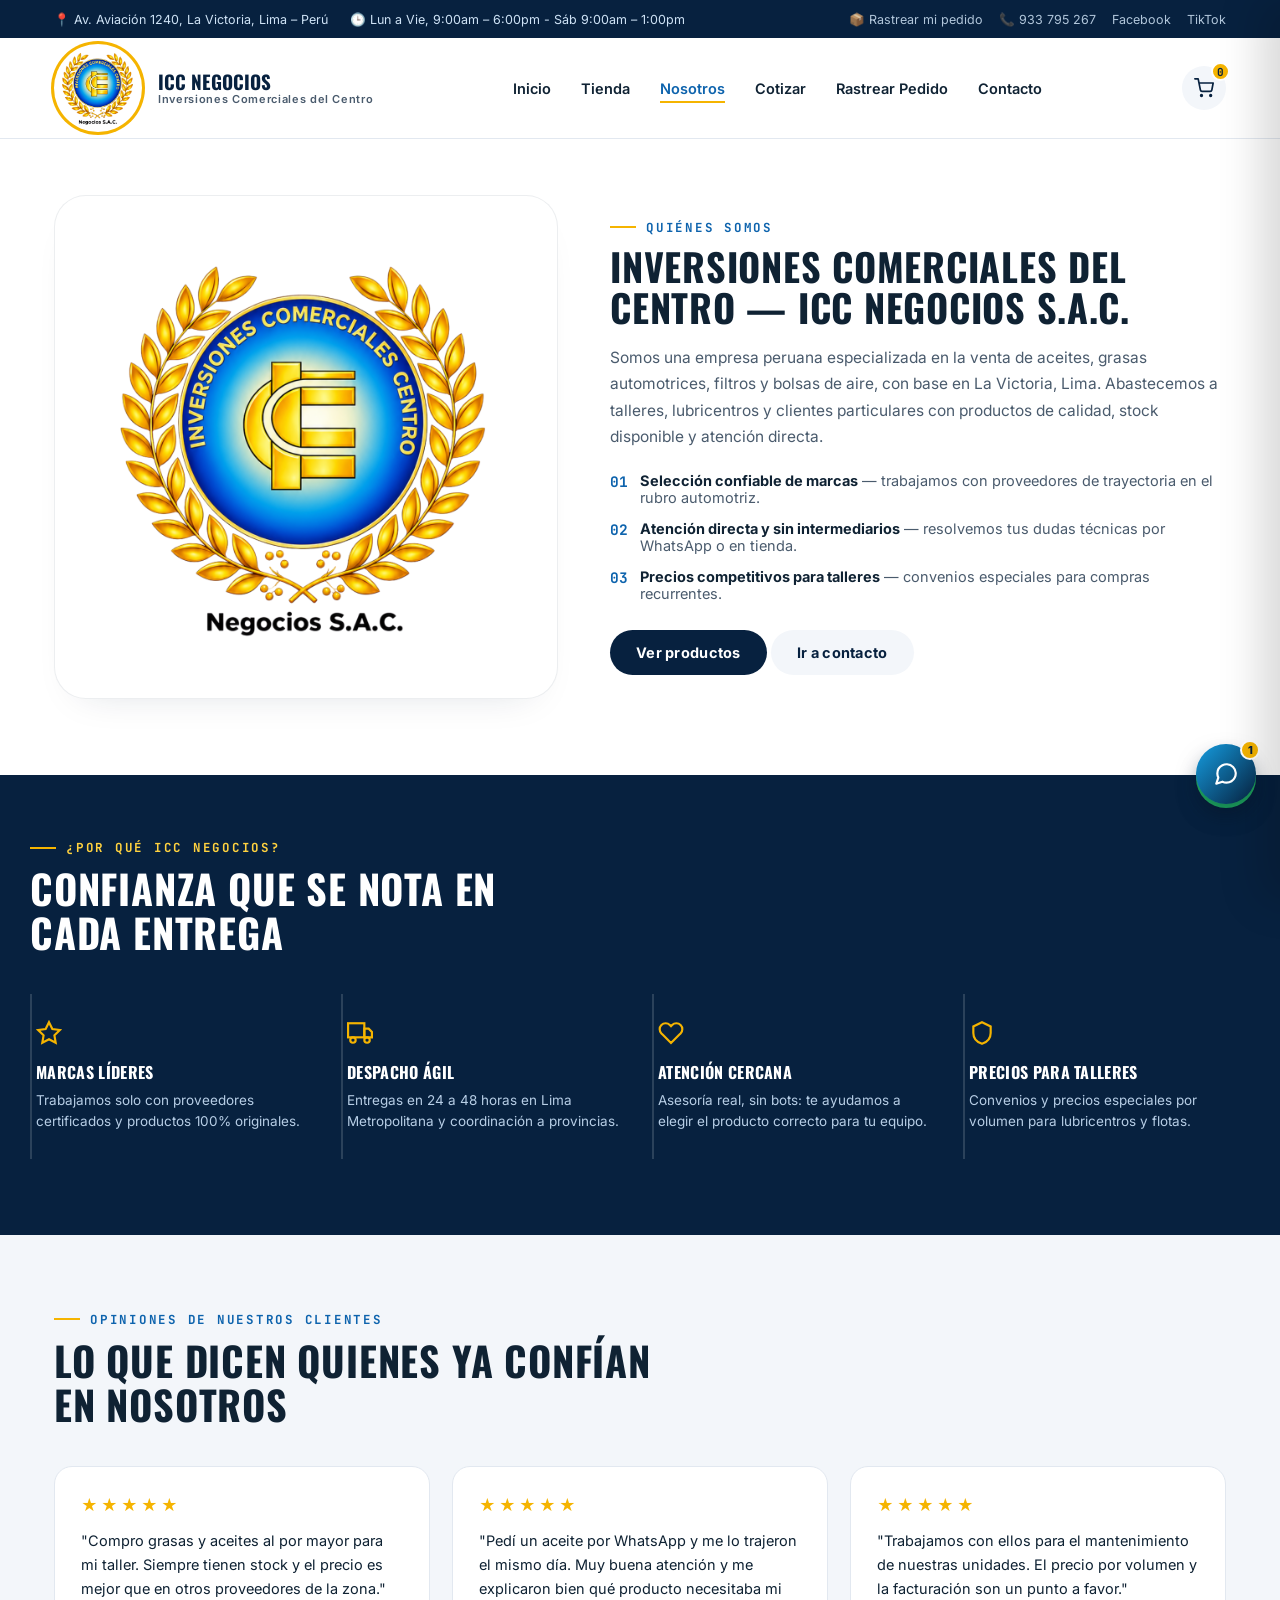
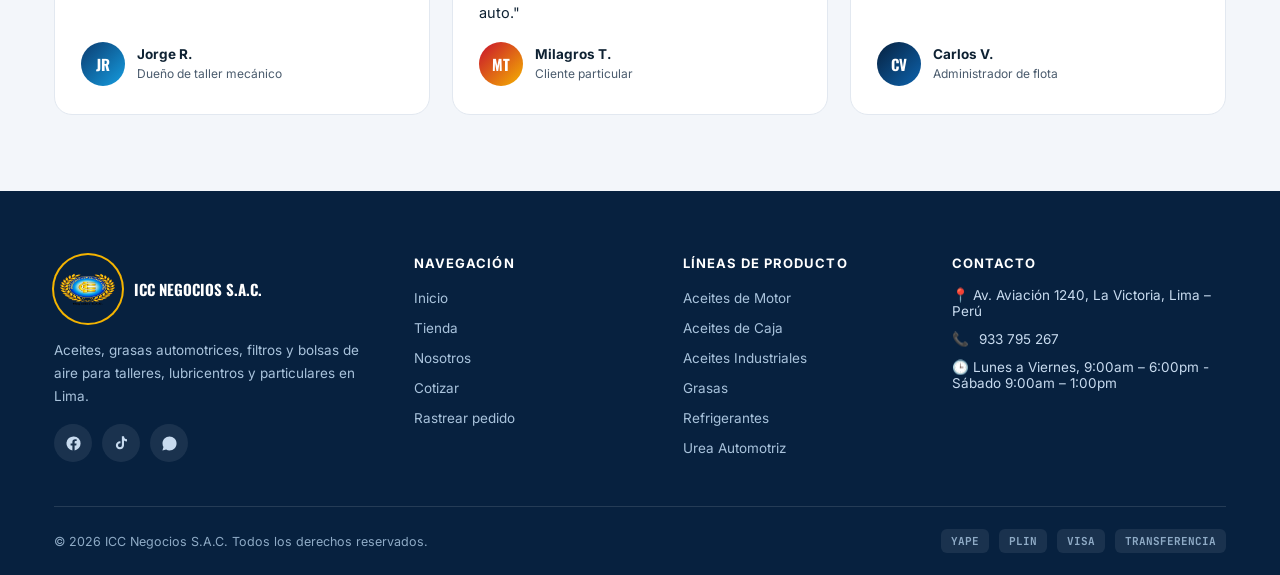
<file: nosotros.html>
<!DOCTYPE html>
<html lang="es-PE">
<head>
<meta charset="UTF-8">
<meta name="viewport" content="width=device-width, initial-scale=1.0">
<title>Nosotros | ICC Negocios S.A.C.</title>
<meta name="description" content="Conoce a ICC Negocios S.A.C. — Inversiones Comerciales del Centro. Empresa peruana especializada en aceites, grasas, filtros y repuestos.">
<link rel="icon" href="assets/logo-icc.jpeg">
<link rel="preconnect" href="https://fonts.googleapis.com">
<link href="https://fonts.googleapis.com/css2?family=Oswald:wght@500;600;700&family=Inter:wght@400;500;600;700&family=JetBrains+Mono:wght@500;700&display=swap" rel="stylesheet">
<link rel="stylesheet" href="styles.css">
</head>
<body>

<!-- TOPBAR -->
<div class="topbar">
  <div class="wrap">
    <div class="topbar-left">
      <span>📍 Av. Aviación 1240, La Victoria, Lima – Perú</span>
      <span>🕒 Lun a Vie, 9:00am – 6:00pm - Sáb 9:00am – 1:00pm</span>
    </div>
    <div class="topbar-right">
      <a href="seguimiento.html">📦 Rastrear mi pedido</a>
      <a href="tel:+51933795267">📞 933 795 267</a>
      <a href="https://www.facebook.com/p/ICC-Negocios-SAC-61559050905706/" target="_blank" rel="noopener">Facebook</a>
      <a href="https://www.tiktok.com/@iccnegocios" target="_blank" rel="noopener">TikTok</a>
    </div>
  </div>
</div>

<!-- HEADER -->
<header class="site">
  <div class="wrap nav">
    <a href="index.html" class="brand">
      <img src="assets/logo-icc.jpeg" alt="Logo ICC Negocios S.A.C.">
      <div class="brand-name">ICC NEGOCIOS<small>Inversiones Comerciales del Centro</small></div>
    </a>
    <nav class="navlinks">
      <a href="index.html" data-page="index.html">Inicio</a>
      <a href="tienda.html" data-page="tienda.html">Tienda</a>
      <a href="nosotros.html" data-page="nosotros.html">Nosotros</a>
      <a href="cotizar.html" data-page="cotizar.html">Cotizar</a>
      <a href="seguimiento.html" data-page="seguimiento.html">Rastrear Pedido</a>
      <a href="#contacto">Contacto</a>
    </nav>
    <div class="nav-actions">
      <button class="icon-btn" id="cart-toggle" aria-label="Ver carrito">
        <svg width="20" height="20" viewBox="0 0 24 24" fill="none" stroke="currentColor" stroke-width="2" stroke-linecap="round" stroke-linejoin="round"><circle cx="9" cy="21" r="1"></circle><circle cx="20" cy="21" r="1"></circle><path d="M1 1h4l2.68 13.39a2 2 0 0 0 2 1.61h9.72a2 2 0 0 0 2-1.61L23 6H6"></path></svg>
        <span class="cart-count" id="cart-count">0</span>
      </button>
      <button class="burger" id="burger" aria-label="Menú">
        <svg width="20" height="20" viewBox="0 0 24 24" fill="none" stroke="currentColor" stroke-width="2" stroke-linecap="round"><line x1="3" y1="12" x2="21" y2="12"></line><line x1="3" y1="6" x2="21" y2="6"></line><line x1="3" y1="18" x2="21" y2="18"></line></svg>
      </button>
    </div>
  </div>
</header>

<!-- NOSOTROS -->
<section class="section about" style="padding-top:56px;">
  <div class="wrap">
    <div class="about-visual">
      <img src="assets/logo-icc.jpeg" alt="ICC Negocios S.A.C.">
    </div>
    <div>
      <div class="eyebrow">Quiénes somos</div>
      <h2 style="font-size:clamp(26px,3.4vw,38px); margin-top:10px;">Inversiones Comerciales del Centro — ICC Negocios S.A.C.</h2>
      <p style="color:var(--texto-suave); margin-top:16px; line-height:1.7; font-size:15.5px;">
        Somos una empresa peruana especializada en la venta de aceites, grasas automotrices, filtros y bolsas de aire,
        con base en La Victoria, Lima. Abastecemos a talleres, lubricentros y clientes particulares con productos de calidad,
        stock disponible y atención directa.
      </p>
      <ul class="about-list">
        <li><span class="num">01</span><span><b>Selección confiable de marcas</b> — trabajamos con proveedores de trayectoria en el rubro automotriz.</span></li>
        <li><span class="num">02</span><span><b>Atención directa y sin intermediarios</b> — resolvemos tus dudas técnicas por WhatsApp o en tienda.</span></li>
        <li><span class="num">03</span><span><b>Precios competitivos para talleres</b> — convenios especiales para compras recurrentes.</span></li>
      </ul>
      <div class="hero-actions" style="margin-top:28px;">
        <a href="tienda.html" class="btn btn-dark">Ver productos</a>
        <a href="#contacto" class="btn btn-ghost">Ir a contacto</a>
      </div>
    </div>
  </div>
</section>

<!-- WHY US -->
<section class="why-band">
  <div class="wrap section" style="padding-top:64px;">
    <div class="section-head" style="max-width:560px;">
      <div class="eyebrow" style="color:var(--amarillo-claro);">¿Por qué ICC Negocios?</div>
      <h2 style="color:#fff;">Confianza que se nota en cada entrega</h2>
    </div>
    <div class="why-grid">
      <div class="why-item">
        <svg width="26" height="26" viewBox="0 0 24 24" fill="none" stroke="currentColor" stroke-width="2"><path d="M12 2l3.09 6.26L22 9.27l-5 4.87 1.18 6.88L12 17.77l-6.18 3.25L7 14.14 2 9.27l6.91-1.01L12 2z"/></svg>
        <h4>Marcas líderes</h4>
        <p>Trabajamos solo con proveedores certificados y productos 100% originales.</p>
      </div>
      <div class="why-item">
        <svg width="26" height="26" viewBox="0 0 24 24" fill="none" stroke="currentColor" stroke-width="2"><rect x="1" y="3" width="15" height="13"/><path d="M16 8h4l3 3v5h-7V8z"/><circle cx="5.5" cy="18.5" r="2.5"/><circle cx="18.5" cy="18.5" r="2.5"/></svg>
        <h4>Despacho ágil</h4>
        <p>Entregas en 24 a 48 horas en Lima Metropolitana y coordinación a provincias.</p>
      </div>
      <div class="why-item">
        <svg width="26" height="26" viewBox="0 0 24 24" fill="none" stroke="currentColor" stroke-width="2"><path d="M20.84 4.61a5.5 5.5 0 0 0-7.78 0L12 5.67l-1.06-1.06a5.5 5.5 0 0 0-7.78 7.78l1.06 1.06L12 21.23l7.78-7.78 1.06-1.06a5.5 5.5 0 0 0 0-7.78z"/></svg>
        <h4>Atención cercana</h4>
        <p>Asesoría real, sin bots: te ayudamos a elegir el producto correcto para tu equipo.</p>
      </div>
      <div class="why-item">
        <svg width="26" height="26" viewBox="0 0 24 24" fill="none" stroke="currentColor" stroke-width="2"><path d="M12 2l8 4v6c0 5-3.5 8.5-8 10-4.5-1.5-8-5-8-10V6l8-4z"/></svg>
        <h4>Precios para talleres</h4>
        <p>Convenios y precios especiales por volumen para lubricentros y flotas.</p>
      </div>
    </div>
  </div>
</section>

<!-- TESTIMONIOS -->
<section class="section testimonials">
  <div class="wrap">
    <div class="section-head">
      <div class="eyebrow">Opiniones de nuestros clientes</div>
      <h2>Lo que dicen quienes ya confían en nosotros</h2>
    </div>
    <div class="test-grid" id="test-grid"></div>
  </div>
</section>

<!-- FOOTER / CONTACTO -->
<footer id="contacto">
  <div class="wrap">
    <div class="foot-grid">
      <div>
        <div class="foot-brand"><img src="assets/logo-icc.jpeg" alt="ICC Negocios"><b>ICC NEGOCIOS S.A.C.</b></div>
        <p>Aceites, grasas automotrices, filtros y bolsas de aire para talleres, lubricentros y particulares en Lima.</p>
        <div class="foot-social">
          <a href="https://www.facebook.com/p/ICC-Negocios-SAC-61559050905706/" target="_blank" aria-label="Facebook">
            <svg width="17" height="17" viewBox="0 0 24 24" fill="currentColor"><path d="M22 12a10 10 0 1 0-11.56 9.88v-6.99H7.9V12h2.54V9.8c0-2.5 1.49-3.89 3.77-3.89 1.09 0 2.23.2 2.23.2v2.45h-1.26c-1.24 0-1.63.77-1.63 1.56V12h2.78l-.44 2.89h-2.34v6.99A10 10 0 0 0 22 12z"/></svg>
          </a>
          <a href="https://www.tiktok.com/@iccnegocios" target="_blank" aria-label="TikTok">
            <svg width="16" height="16" viewBox="0 0 24 24" fill="currentColor"><path d="M16.5 2h-3.2v13.4a2.9 2.9 0 1 1-2.9-2.9c.27 0 .53.03.78.1V9.4a6.1 6.1 0 1 0 5.32 6.05V8.2a7.9 7.9 0 0 0 4.5 1.4V6.4a4.7 4.7 0 0 1-4.5-4.4z"/></svg>
          </a>
          <a href="https://wa.me/51933795267" target="_blank" aria-label="WhatsApp">
            <svg width="17" height="17" viewBox="0 0 24 24" fill="currentColor"><path d="M12.04 2C6.58 2 2.13 6.45 2.13 11.91c0 1.85.5 3.58 1.36 5.07L2 22l5.2-1.44a9.87 9.87 0 0 0 4.84 1.24h.01c5.46 0 9.9-4.45 9.9-9.9 0-2.65-1.03-5.13-2.9-7C17.17 3.02 14.7 2 12.04 2z"/></svg>
          </a>
        </div>
      </div>
      <div>
        <h5>NAVEGACIÓN</h5>
        <ul class="foot-links">
          <li><a href="index.html">Inicio</a></li>
          <li><a href="tienda.html">Tienda</a></li>
          <li><a href="nosotros.html">Nosotros</a></li>
          <li><a href="cotizar.html">Cotizar</a></li>
          <li><a href="seguimiento.html">Rastrear pedido</a></li>
        </ul>
      </div>
      <div>
        <h5>LÍNEAS DE PRODUCTO</h5>
        <ul class="foot-links" id="foot-cats"></ul>
      </div>
      <div>
        <h5>CONTACTO</h5>
        <ul class="foot-contact">
          <li>📍 Av. Aviación 1240, La Victoria, Lima – Perú <br></li>
          <li>📞 <a href="tel:+51933795267">933 795 267</a></li>
          <li>🕒 Lunes a Viernes, 9:00am – 6:00pm - Sábado 9:00am – 1:00pm</li>
        </ul>
      </div>
    </div>
    <div class="foot-bottom">
      <span>© <span id="year"></span> ICC Negocios S.A.C. Todos los derechos reservados.</span>
      <div class="pay-icons">
        <span>YAPE</span><span>PLIN</span><span>VISA</span><span>TRANSFERENCIA</span>
      </div>
    </div>
  </div>
</footer>

<!-- WHATSAPP FLOAT -->
<a class="wsp-float" href="https://wa.me/51933795267?text=Hola%20ICC%20Negocios%2C%20tengo%20una%20consulta." target="_blank" aria-label="Escríbenos por WhatsApp">
  <svg width="28" height="28" viewBox="0 0 24 24" fill="#fff"><path d="M12.04 2C6.58 2 2.13 6.45 2.13 11.91c0 1.85.5 3.58 1.36 5.07L2 22l5.2-1.44a9.87 9.87 0 0 0 4.84 1.24h.01c5.46 0 9.9-4.45 9.9-9.9 0-2.65-1.03-5.13-2.9-7C17.17 3.02 14.7 2 12.04 2zm5.72 14.16c-.24.68-1.4 1.3-1.93 1.37-.5.07-1.1.1-1.78-.11a13.5 13.5 0 0 1-4.8-2.85 12 12 0 0 1-2.5-3.42c-.5-.86-.36-1.32-.19-1.55.14-.19.66-.72.94-1a.9.9 0 0 1 .68-.31c.19 0 .38 0 .55.01.18.01.42-.07.65.5.24.6.82 2.06.9 2.21.07.15.12.32.02.5-.1.19-.15.3-.3.46-.15.16-.32.36-.45.48-.15.15-.31.31-.14.6.18.3.79 1.29 1.7 2.09 1.16 1.03 2.15 1.36 2.44 1.51.3.15.47.13.65-.08.18-.21.75-.87.96-1.17.2-.3.4-.24.66-.14.27.1 1.72.81 2.02.96.3.15.5.22.57.34.08.13.08.72-.16 1.4z"/></svg>
</a>

<!-- CHAT ASSISTANT -->
<button class="chat-float" id="chat-toggle" aria-label="Abrir asistente virtual">
  <svg width="26" height="26" viewBox="0 0 24 24" fill="none" stroke="currentColor" stroke-width="2" stroke-linecap="round" stroke-linejoin="round"><path d="M21 11.5a8.38 8.38 0 0 1-.9 3.8 8.5 8.5 0 0 1-7.6 4.7 8.38 8.38 0 0 1-3.8-.9L3 21l1.9-5.7a8.38 8.38 0 0 1-.9-3.8 8.5 8.5 0 0 1 4.7-7.6 8.38 8.38 0 0 1 3.8-.9h.5a8.48 8.48 0 0 1 8 8v.5z"/></svg>
  <span class="chat-badge" id="chat-badge">1</span>
</button>

<div class="chat-window" id="chat-window">
  <div class="chat-head">
    <div class="chat-head-avatar">
      <svg width="20" height="20" viewBox="0 0 24 24" fill="none" stroke="currentColor" stroke-width="2"><circle cx="12" cy="12" r="9"/><path d="M9 10a3 3 0 1 1 3 3v1"/><circle cx="12" cy="17" r=".5" fill="currentColor"/></svg>
    </div>
    <div class="chat-head-info">
      <b>Asistente ICC</b>
      <div class="chat-head-status"><span class="dot"></span>Responde al instante</div>
    </div>
    <button class="chat-close" id="chat-close">
      <svg width="14" height="14" viewBox="0 0 24 24" fill="none" stroke="currentColor" stroke-width="2.4"><line x1="18" y1="6" x2="6" y2="18"/><line x1="6" y1="6" x2="18" y2="18"/></svg>
    </button>
  </div>
  <div class="chat-body" id="chat-body"></div>
  <div class="chat-quick" id="chat-quick"></div>
  <form class="chat-input-row" id="chat-form">
    <input type="text" id="chat-input" placeholder="Escribe tu pregunta..." autocomplete="off">
    <button type="submit" class="chat-send" aria-label="Enviar">
      <svg width="17" height="17" viewBox="0 0 24 24" fill="currentColor"><path d="M2 21l21-9L2 3v7l15 2-15 2v7z"/></svg>
    </button>
  </form>
  <div class="chat-foot-note">Asistente automático de ICC Negocios · Para casos puntuales, escríbenos por WhatsApp</div>
</div>

<!-- CART DRAWER -->
<div class="overlay" id="overlay"></div>
<aside class="drawer" id="drawer">
  <div class="drawer-head">
    <h3>Tu carrito</h3>
    <button class="drawer-close" id="drawer-close">
      <svg width="16" height="16" viewBox="0 0 24 24" fill="none" stroke="currentColor" stroke-width="2.4"><line x1="18" y1="6" x2="6" y2="18"/><line x1="6" y1="6" x2="18" y2="18"/></svg>
    </button>
  </div>
  <div class="drawer-body" id="drawer-body"></div>
  <div class="drawer-foot" id="drawer-foot" style="display:none;">
    <div class="total-row"><span>Total estimado</span><span class="num mono" id="cart-total">S/ 0.00</span></div>
    <a href="#" id="checkout-wsp" target="_blank" class="btn btn-wsp" style="width:100%;">Finalizar por WhatsApp</a>
    <button class="btn btn-ghost" style="width:100%;" id="clear-cart">Vaciar carrito</button>
  </div>
</aside>

<!-- PRODUCT / PROMO MODAL -->
<div class="modal-overlay" id="modal-overlay">
  <div class="modal-box" id="modal-box"></div>
</div>

<div class="toast" id="toast"><svg width="16" height="16" viewBox="0 0 24 24" fill="none" stroke="currentColor" stroke-width="2.5"><polyline points="20 6 9 17 4 12"/></svg><span id="toast-msg">Producto agregado</span></div>

<script src="config.js"></script>
<script src="data.js"></script>
<script src="sheets.js"></script>
<script src="cart.js"></script>
<script src="chat.js"></script>
<script src="common.js"></script>
</body>
</html>
</file>
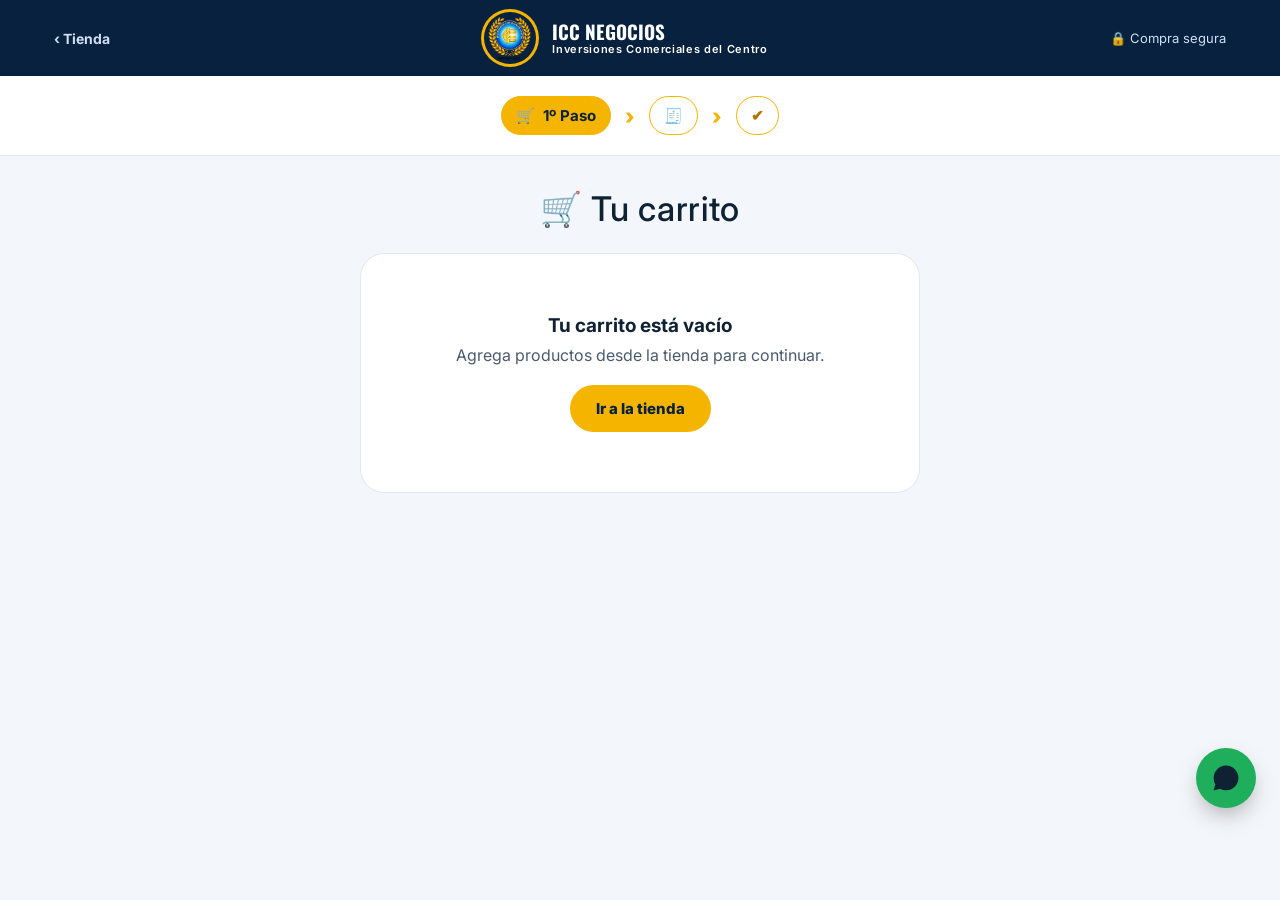
<file: pedido.html>
<!DOCTYPE html>
<html lang="es-PE">
<head>
<meta charset="UTF-8">
<meta name="viewport" content="width=device-width, initial-scale=1.0">
<title>Tu pedido | ICC Negocios</title>
<meta name="robots" content="noindex">
<link rel="icon" href="assets/logo-icc.jpeg">
<link rel="preconnect" href="https://fonts.googleapis.com">
<link href="https://fonts.googleapis.com/css2?family=Oswald:wght@500;600;700&family=Inter:wght@400;500;600;700&family=JetBrains+Mono:wght@500;700&display=swap" rel="stylesheet">
<link rel="stylesheet" href="styles.css">
</head>
<body class="ck-body" data-page="pedido">
<header class="ck-header">
  <div class="wrap ck-header-in">
    <a href="tienda.html" class="ck-back" aria-label="Volver a la tienda">‹ Tienda</a>
    <a href="index.html" class="brand ck-brand">
      <img src="assets/logo-icc.jpeg" alt="Logo ICC Negocios S.A.C.">
      <div class="brand-name">ICC NEGOCIOS<small>Inversiones Comerciales del Centro</small></div>
    </a>
    <span class="ck-secure">🔒 Compra segura</span>
  </div>
</header>
<nav class="ck-steps" id="ck-steps" aria-label="Pasos de compra"></nav>
<main class="ck-main"><div class="wrap" id="ck-main"><p class="pd-loading">Cargando…</p></div></main>
<div class="ck-modal" id="ck-modal"></div>
<a class="wsp-float" href="https://wa.me/51933795267?text=Hola%20ICC%20Negocios%2C%20tengo%20una%20consulta%20sobre%20mi%20pedido." target="_blank" rel="noopener" aria-label="Escríbenos por WhatsApp">
  <svg width="30" height="30" viewBox="0 0 24 24" fill="currentColor"><path d="M12.04 2C6.58 2 2.13 6.45 2.13 11.91c0 1.85.5 3.58 1.36 5.07L2 22l5.2-1.44a9.87 9.87 0 0 0 4.84 1.24h.01c5.46 0 9.9-4.45 9.9-9.9 0-2.65-1.03-5.13-2.9-7C17.17 3.02 14.7 2 12.04 2z"/></svg>
</a>
<script src="config.js"></script>
<script src="data.js"></script>
<script src="sheets.js"></script>
<script src="shared.js"></script>
<script src="cart.js"></script>
<script src="checkout.js"></script>
</body>
</html>
</file>
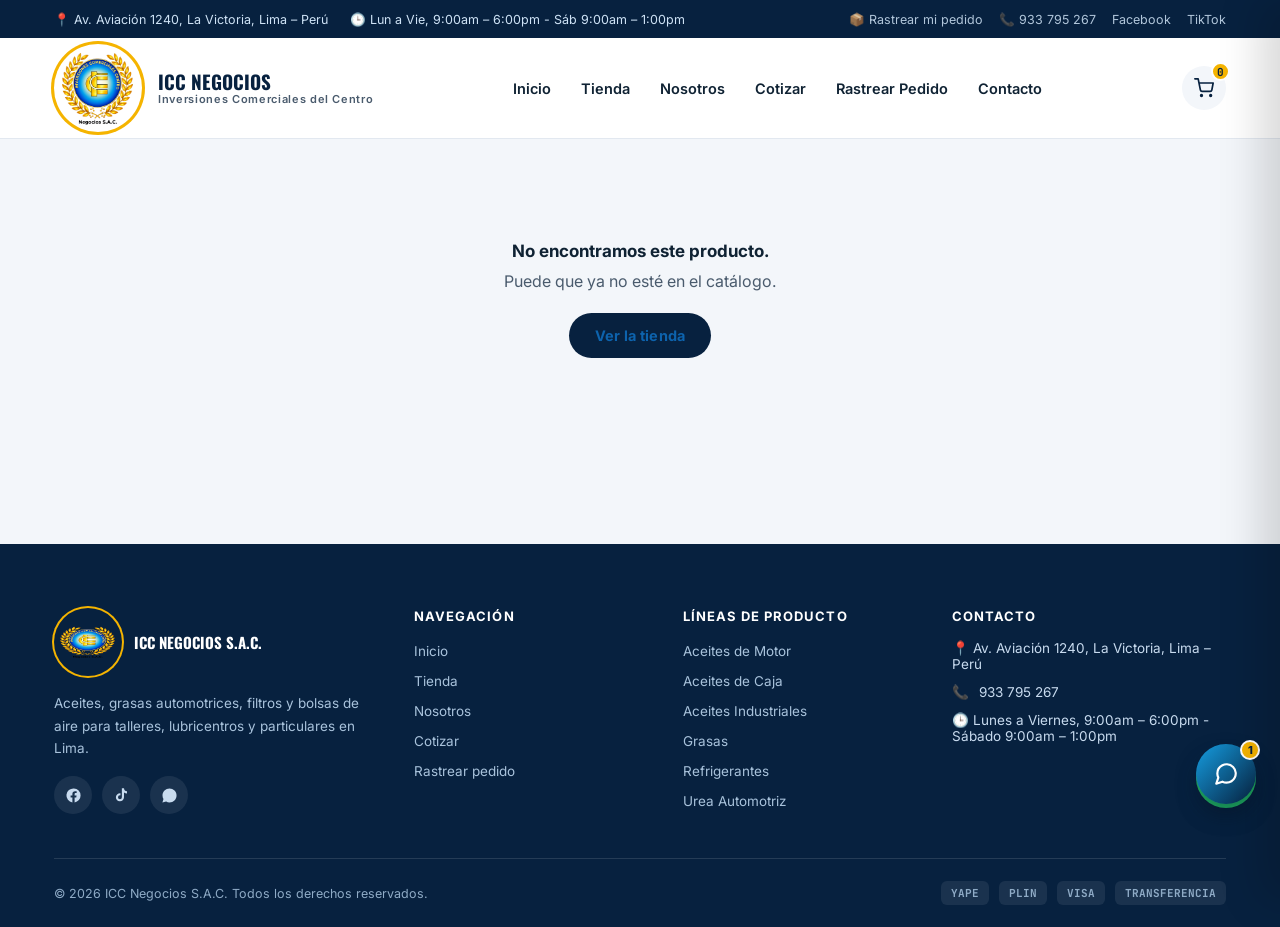
<file: producto.html>
<!DOCTYPE html>
<html lang="es-PE">
<head>
<meta charset="UTF-8">
<meta name="viewport" content="width=device-width, initial-scale=1.0">
<title>Producto | ICC Negocios</title>
<meta name="description" content="Catálogo completo de aceites, grasas, filtros, refrigerantes y más. Filtra por categoría, marca, envase y grado. Cotiza o agrega al carrito.">
<link rel="icon" href="assets/logo-icc.jpeg">
<link rel="preconnect" href="https://fonts.googleapis.com">
<link href="https://fonts.googleapis.com/css2?family=Oswald:wght@500;600;700&family=Inter:wght@400;500;600;700&family=JetBrains+Mono:wght@500;700&display=swap" rel="stylesheet">
<link rel="stylesheet" href="styles.css">
</head>
<body>

<!-- TOPBAR -->
<div class="topbar">
  <div class="wrap">
    <div class="topbar-left">
      <span>📍 Av. Aviación 1240, La Victoria, Lima – Perú</span>
      <span>🕒 Lun a Vie, 9:00am – 6:00pm - Sáb 9:00am – 1:00pm</span>
    </div>
    <div class="topbar-right">
      <a href="seguimiento.html">📦 Rastrear mi pedido</a>
      <a href="tel:+51933795267">📞 933 795 267</a>
      <a href="https://www.facebook.com/p/ICC-Negocios-SAC-61559050905706/" target="_blank" rel="noopener">Facebook</a>
      <a href="https://www.tiktok.com/@iccnegocios" target="_blank" rel="noopener">TikTok</a>
    </div>
  </div>
</div>

<!-- HEADER -->
<header class="site">
  <div class="wrap nav">
    <a href="index.html" class="brand">
      <img src="assets/logo-icc.jpeg" alt="Logo ICC Negocios S.A.C.">
      <div class="brand-name">ICC NEGOCIOS<small>Inversiones Comerciales del Centro</small></div>
    </a>
    <nav class="navlinks">
      <a href="index.html" data-page="index.html">Inicio</a>
      <a href="tienda.html" data-page="tienda.html">Tienda</a>
      <a href="nosotros.html" data-page="nosotros.html">Nosotros</a>
      <a href="cotizar.html" data-page="cotizar.html">Cotizar</a>
      <a href="seguimiento.html" data-page="seguimiento.html">Rastrear Pedido</a>
      <a href="#contacto">Contacto</a>
    </nav>
    <div class="nav-actions">
      <button class="icon-btn" id="cart-toggle" aria-label="Ver carrito">
        <svg width="20" height="20" viewBox="0 0 24 24" fill="none" stroke="currentColor" stroke-width="2" stroke-linecap="round" stroke-linejoin="round"><circle cx="9" cy="21" r="1"></circle><circle cx="20" cy="21" r="1"></circle><path d="M1 1h4l2.68 13.39a2 2 0 0 0 2 1.61h9.72a2 2 0 0 0 2-1.61L23 6H6"></path></svg>
        <span class="cart-count" id="cart-count">0</span>
      </button>
      <button class="burger" id="burger" aria-label="Menú">
        <svg width="20" height="20" viewBox="0 0 24 24" fill="none" stroke="currentColor" stroke-width="2" stroke-linecap="round"><line x1="3" y1="12" x2="21" y2="12"></line><line x1="3" y1="6" x2="21" y2="6"></line><line x1="3" y1="18" x2="21" y2="18"></line></svg>
      </button>
    </div>
  </div>
</header>

<!-- FICHA DE PRODUCTO -->
<main class="pd" id="pd-root">
  <div class="wrap">
    <nav class="pd-crumbs" id="pd-crumbs" aria-label="Ruta"></nav>
    <div id="pd-content"><div class="pd-loading">Cargando producto…</div></div>
  </div>
</main>

<div class="lightbox" id="lightbox" hidden>
  <button class="lb-close" id="lb-close" aria-label="Cerrar">×</button>
  <button class="lb-nav lb-prev" id="lb-prev" aria-label="Anterior">‹</button>
  <img id="lb-img" alt="">
  <button class="lb-nav lb-next" id="lb-next" aria-label="Siguiente">›</button>
</div>

<!-- FOOTER / CONTACTO -->
<footer id="contacto">
  <div class="wrap">
    <div class="foot-grid">
      <div>
        <div class="foot-brand"><img src="assets/logo-icc.jpeg" alt="ICC Negocios"><b>ICC NEGOCIOS S.A.C.</b></div>
        <p>Aceites, grasas automotrices, filtros y bolsas de aire para talleres, lubricentros y particulares en Lima.</p>
        <div class="foot-social">
          <a href="https://www.facebook.com/p/ICC-Negocios-SAC-61559050905706/" target="_blank" aria-label="Facebook">
            <svg width="17" height="17" viewBox="0 0 24 24" fill="currentColor"><path d="M22 12a10 10 0 1 0-11.56 9.88v-6.99H7.9V12h2.54V9.8c0-2.5 1.49-3.89 3.77-3.89 1.09 0 2.23.2 2.23.2v2.45h-1.26c-1.24 0-1.63.77-1.63 1.56V12h2.78l-.44 2.89h-2.34v6.99A10 10 0 0 0 22 12z"/></svg>
          </a>
          <a href="https://www.tiktok.com/@iccnegocios" target="_blank" aria-label="TikTok">
            <svg width="16" height="16" viewBox="0 0 24 24" fill="currentColor"><path d="M16.5 2h-3.2v13.4a2.9 2.9 0 1 1-2.9-2.9c.27 0 .53.03.78.1V9.4a6.1 6.1 0 1 0 5.32 6.05V8.2a7.9 7.9 0 0 0 4.5 1.4V6.4a4.7 4.7 0 0 1-4.5-4.4z"/></svg>
          </a>
          <a href="https://wa.me/51933795267" target="_blank" aria-label="WhatsApp">
            <svg width="17" height="17" viewBox="0 0 24 24" fill="currentColor"><path d="M12.04 2C6.58 2 2.13 6.45 2.13 11.91c0 1.85.5 3.58 1.36 5.07L2 22l5.2-1.44a9.87 9.87 0 0 0 4.84 1.24h.01c5.46 0 9.9-4.45 9.9-9.9 0-2.65-1.03-5.13-2.9-7C17.17 3.02 14.7 2 12.04 2z"/></svg>
          </a>
        </div>
      </div>
      <div>
        <h5>NAVEGACIÓN</h5>
        <ul class="foot-links">
          <li><a href="index.html">Inicio</a></li>
          <li><a href="tienda.html">Tienda</a></li>
          <li><a href="nosotros.html">Nosotros</a></li>
          <li><a href="cotizar.html">Cotizar</a></li>
          <li><a href="seguimiento.html">Rastrear pedido</a></li>
        </ul>
      </div>
      <div>
        <h5>LÍNEAS DE PRODUCTO</h5>
        <ul class="foot-links" id="foot-cats"></ul>
      </div>
      <div>
        <h5>CONTACTO</h5>
        <ul class="foot-contact">
          <li>📍 Av. Aviación 1240, La Victoria, Lima – Perú <br></li>
          <li>📞 <a href="tel:+51933795267">933 795 267</a></li>
          <li>🕒 Lunes a Viernes, 9:00am – 6:00pm - Sábado 9:00am – 1:00pm</li>
        </ul>
      </div>
    </div>
    <div class="foot-bottom">
      <span>© <span id="year"></span> ICC Negocios S.A.C. Todos los derechos reservados.</span>
      <div class="pay-icons">
        <span>YAPE</span><span>PLIN</span><span>VISA</span><span>TRANSFERENCIA</span>
      </div>
    </div>
  </div>
</footer>

<!-- WHATSAPP FLOAT -->
<a class="wsp-float" href="https://wa.me/51933795267?text=Hola%20ICC%20Negocios%2C%20tengo%20una%20consulta." target="_blank" aria-label="Escríbenos por WhatsApp">
  <svg width="28" height="28" viewBox="0 0 24 24" fill="#fff"><path d="M12.04 2C6.58 2 2.13 6.45 2.13 11.91c0 1.85.5 3.58 1.36 5.07L2 22l5.2-1.44a9.87 9.87 0 0 0 4.84 1.24h.01c5.46 0 9.9-4.45 9.9-9.9 0-2.65-1.03-5.13-2.9-7C17.17 3.02 14.7 2 12.04 2zm5.72 14.16c-.24.68-1.4 1.3-1.93 1.37-.5.07-1.1.1-1.78-.11a13.5 13.5 0 0 1-4.8-2.85 12 12 0 0 1-2.5-3.42c-.5-.86-.36-1.32-.19-1.55.14-.19.66-.72.94-1a.9.9 0 0 1 .68-.31c.19 0 .38 0 .55.01.18.01.42-.07.65.5.24.6.82 2.06.9 2.21.07.15.12.32.02.5-.1.19-.15.3-.3.46-.15.16-.32.36-.45.48-.15.15-.31.31-.14.6.18.3.79 1.29 1.7 2.09 1.16 1.03 2.15 1.36 2.44 1.51.3.15.47.13.65-.08.18-.21.75-.87.96-1.17.2-.3.4-.24.66-.14.27.1 1.72.81 2.02.96.3.15.5.22.57.34.08.13.08.72-.16 1.4z"/></svg>
</a>

<!-- CHAT ASSISTANT -->
<button class="chat-float" id="chat-toggle" aria-label="Abrir asistente virtual">
  <svg width="26" height="26" viewBox="0 0 24 24" fill="none" stroke="currentColor" stroke-width="2" stroke-linecap="round" stroke-linejoin="round"><path d="M21 11.5a8.38 8.38 0 0 1-.9 3.8 8.5 8.5 0 0 1-7.6 4.7 8.38 8.38 0 0 1-3.8-.9L3 21l1.9-5.7a8.38 8.38 0 0 1-.9-3.8 8.5 8.5 0 0 1 4.7-7.6 8.38 8.38 0 0 1 3.8-.9h.5a8.48 8.48 0 0 1 8 8v.5z"/></svg>
  <span class="chat-badge" id="chat-badge">1</span>
</button>

<div class="chat-window" id="chat-window">
  <div class="chat-head">
    <div class="chat-head-avatar">
      <svg width="20" height="20" viewBox="0 0 24 24" fill="none" stroke="currentColor" stroke-width="2"><circle cx="12" cy="12" r="9"/><path d="M9 10a3 3 0 1 1 3 3v1"/><circle cx="12" cy="17" r=".5" fill="currentColor"/></svg>
    </div>
    <div class="chat-head-info">
      <b>Asistente ICC</b>
      <div class="chat-head-status"><span class="dot"></span>Responde al instante</div>
    </div>
    <button class="chat-close" id="chat-close">
      <svg width="14" height="14" viewBox="0 0 24 24" fill="none" stroke="currentColor" stroke-width="2.4"><line x1="18" y1="6" x2="6" y2="18"/><line x1="6" y1="6" x2="18" y2="18"/></svg>
    </button>
  </div>
  <div class="chat-body" id="chat-body"></div>
  <div class="chat-quick" id="chat-quick"></div>
  <form class="chat-input-row" id="chat-form">
    <input type="text" id="chat-input" placeholder="Escribe tu pregunta..." autocomplete="off">
    <button type="submit" class="chat-send" aria-label="Enviar">
      <svg width="17" height="17" viewBox="0 0 24 24" fill="currentColor"><path d="M2 21l21-9L2 3v7l15 2-15 2v7z"/></svg>
    </button>
  </form>
  <div class="chat-foot-note">Asistente automático de ICC Negocios · Para casos puntuales, escríbenos por WhatsApp</div>
</div>

<!-- CART DRAWER -->
<div class="overlay" id="overlay"></div>
<aside class="drawer" id="drawer">
  <div class="drawer-head">
    <h3>Tu carrito</h3>
    <button class="drawer-close" id="drawer-close">
      <svg width="16" height="16" viewBox="0 0 24 24" fill="none" stroke="currentColor" stroke-width="2.4"><line x1="18" y1="6" x2="6" y2="18"/><line x1="6" y1="6" x2="18" y2="18"/></svg>
    </button>
  </div>
  <div class="drawer-body" id="drawer-body"></div>
  <div class="drawer-foot" id="drawer-foot" style="display:none;">
    <div class="total-row"><span>Total estimado</span><span class="num mono" id="cart-total">S/ 0.00</span></div>
    <a href="#" id="checkout-wsp" target="_blank" class="btn btn-wsp" style="width:100%;">Finalizar por WhatsApp</a>
    <button class="btn btn-ghost" style="width:100%;" id="clear-cart">Vaciar carrito</button>
  </div>
</aside>

<!-- PRODUCT / PROMO MODAL -->
<div class="modal-overlay" id="modal-overlay">
  <div class="modal-box" id="modal-box"></div>
</div>

<div class="toast" id="toast"><svg width="16" height="16" viewBox="0 0 24 24" fill="none" stroke="currentColor" stroke-width="2.5"><polyline points="20 6 9 17 4 12"/></svg><span id="toast-msg">Producto agregado</span></div>

<script src="config.js"></script>
<script src="data.js"></script>
<script src="sheets.js"></script>
<script src="shared.js"></script>
<script src="cart.js"></script>
<script src="chat.js"></script>
<script src="common.js"></script>
<script src="producto.js"></script>
</body>
</html>
</file>
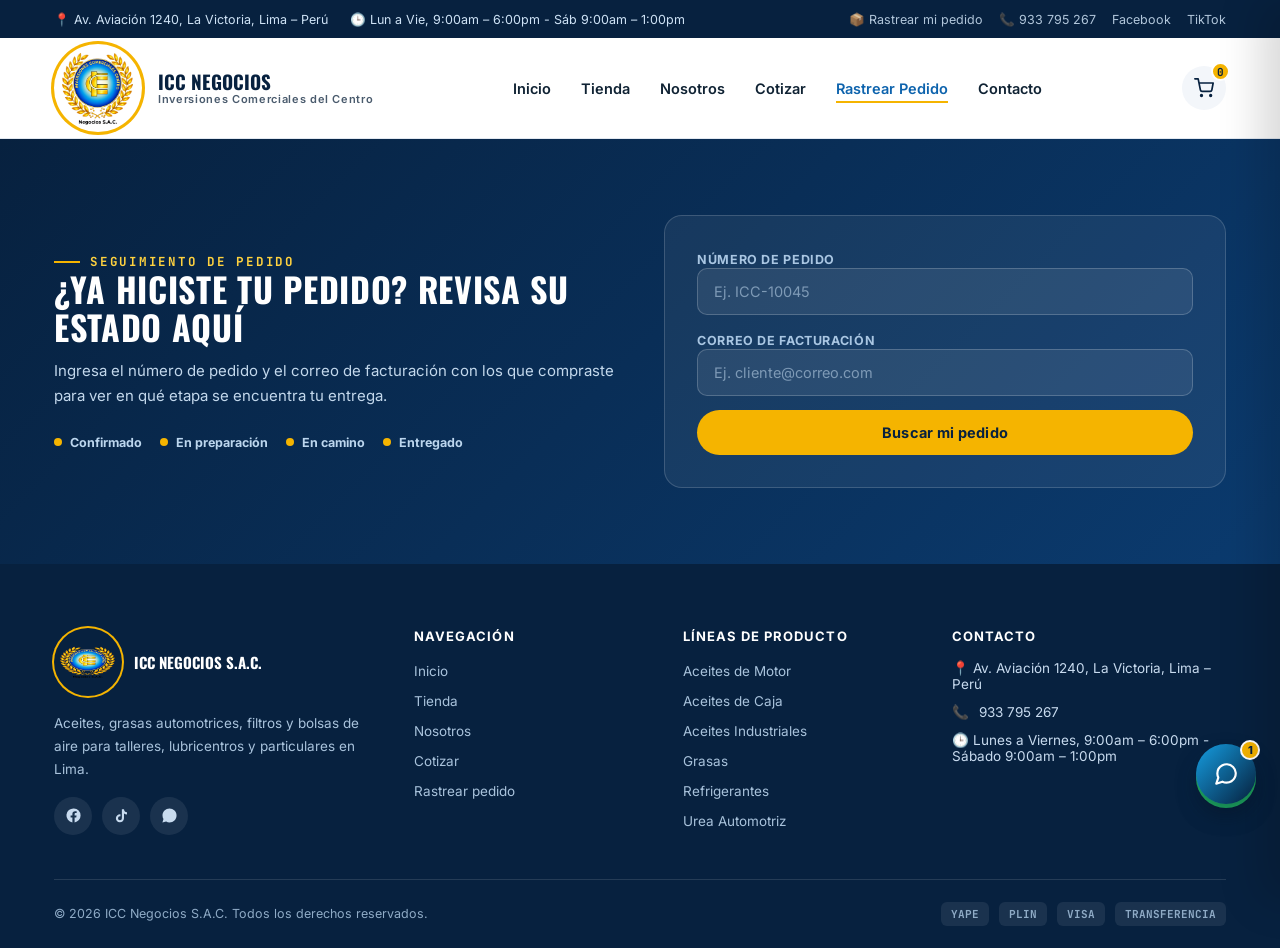
<file: seguimiento.html>
<!DOCTYPE html>
<html lang="es-PE">
<head>
<meta charset="UTF-8">
<meta name="viewport" content="width=device-width, initial-scale=1.0">
<title>Rastrear mi pedido | ICC Negocios S.A.C.</title>
<meta name="description" content="Consulta el estado de tu pedido en ICC Negocios ingresando tu número de pedido y correo de facturación.">
<link rel="icon" href="assets/logo-icc.jpeg">
<link rel="preconnect" href="https://fonts.googleapis.com">
<link href="https://fonts.googleapis.com/css2?family=Oswald:wght@500;600;700&family=Inter:wght@400;500;600;700&family=JetBrains+Mono:wght@500;700&display=swap" rel="stylesheet">
<link rel="stylesheet" href="styles.css">
</head>
<body>

<!-- TOPBAR -->
<div class="topbar">
  <div class="wrap">
    <div class="topbar-left">
      <span>📍 Av. Aviación 1240, La Victoria, Lima – Perú</span>
      <span>🕒 Lun a Vie, 9:00am – 6:00pm - Sáb 9:00am – 1:00pm</span>
    </div>
    <div class="topbar-right">
      <a href="seguimiento.html">📦 Rastrear mi pedido</a>
      <a href="tel:+51933795267">📞 933 795 267</a>
      <a href="https://www.facebook.com/p/ICC-Negocios-SAC-61559050905706/" target="_blank" rel="noopener">Facebook</a>
      <a href="https://www.tiktok.com/@iccnegocios" target="_blank" rel="noopener">TikTok</a>
    </div>
  </div>
</div>

<!-- HEADER -->
<header class="site">
  <div class="wrap nav">
    <a href="index.html" class="brand">
      <img src="assets/logo-icc.jpeg" alt="Logo ICC Negocios S.A.C.">
      <div class="brand-name">ICC NEGOCIOS<small>Inversiones Comerciales del Centro</small></div>
    </a>
    <nav class="navlinks">
      <a href="index.html" data-page="index.html">Inicio</a>
      <a href="tienda.html" data-page="tienda.html">Tienda</a>
      <a href="nosotros.html" data-page="nosotros.html">Nosotros</a>
      <a href="cotizar.html" data-page="cotizar.html">Cotizar</a>
      <a href="seguimiento.html" data-page="seguimiento.html">Rastrear Pedido</a>
      <a href="#contacto">Contacto</a>
    </nav>
    <div class="nav-actions">
      <button class="icon-btn" id="cart-toggle" aria-label="Ver carrito">
        <svg width="20" height="20" viewBox="0 0 24 24" fill="none" stroke="currentColor" stroke-width="2" stroke-linecap="round" stroke-linejoin="round"><circle cx="9" cy="21" r="1"></circle><circle cx="20" cy="21" r="1"></circle><path d="M1 1h4l2.68 13.39a2 2 0 0 0 2 1.61h9.72a2 2 0 0 0 2-1.61L23 6H6"></path></svg>
        <span class="cart-count" id="cart-count">0</span>
      </button>
      <button class="burger" id="burger" aria-label="Menú">
        <svg width="20" height="20" viewBox="0 0 24 24" fill="none" stroke="currentColor" stroke-width="2" stroke-linecap="round"><line x1="3" y1="12" x2="21" y2="12"></line><line x1="3" y1="6" x2="21" y2="6"></line><line x1="3" y1="18" x2="21" y2="18"></line></svg>
      </button>
    </div>
  </div>
</header>

<!-- SEGUIMIENTO DE PEDIDO -->
<section class="section tracking">
  <div class="wrap">
    <div>
      <div class="eyebrow" style="color:var(--amarillo-claro);">Seguimiento de pedido</div>
      <h2>¿Ya hiciste tu pedido? Revisa su estado aquí</h2>
      <p>Ingresa el número de pedido y el correo de facturación con los que compraste para ver en qué etapa se encuentra tu entrega.</p>
      <div class="tracking-steps">
        <div class="tstep"><span class="dot"></span>Confirmado</div>
        <div class="tstep"><span class="dot"></span>En preparación</div>
        <div class="tstep"><span class="dot"></span>En camino</div>
        <div class="tstep"><span class="dot"></span>Entregado</div>
      </div>
    </div>
    <div class="track-box">
      <form class="form" onsubmit="event.preventDefault(); trackOrder();">
        <div>
          <label>Número de pedido</label>
          <input type="text" id="t-order" placeholder="Ej. ICC-10045" required>
        </div>
        <div>
          <label>Correo de facturación</label>
          <input type="email" id="t-email" placeholder="Ej. cliente@correo.com" required>
        </div>
        <button type="submit" class="btn btn-primary" id="t-submit" style="width:100%;">Buscar mi pedido</button>
      </form>
      <div id="track-result"></div>
    </div>
  </div>
</section>

<!-- FOOTER / CONTACTO -->
<footer id="contacto">
  <div class="wrap">
    <div class="foot-grid">
      <div>
        <div class="foot-brand"><img src="assets/logo-icc.jpeg" alt="ICC Negocios"><b>ICC NEGOCIOS S.A.C.</b></div>
        <p>Aceites, grasas automotrices, filtros y bolsas de aire para talleres, lubricentros y particulares en Lima.</p>
        <div class="foot-social">
          <a href="https://www.facebook.com/p/ICC-Negocios-SAC-61559050905706/" target="_blank" aria-label="Facebook">
            <svg width="17" height="17" viewBox="0 0 24 24" fill="currentColor"><path d="M22 12a10 10 0 1 0-11.56 9.88v-6.99H7.9V12h2.54V9.8c0-2.5 1.49-3.89 3.77-3.89 1.09 0 2.23.2 2.23.2v2.45h-1.26c-1.24 0-1.63.77-1.63 1.56V12h2.78l-.44 2.89h-2.34v6.99A10 10 0 0 0 22 12z"/></svg>
          </a>
          <a href="https://www.tiktok.com/@iccnegocios" target="_blank" aria-label="TikTok">
            <svg width="16" height="16" viewBox="0 0 24 24" fill="currentColor"><path d="M16.5 2h-3.2v13.4a2.9 2.9 0 1 1-2.9-2.9c.27 0 .53.03.78.1V9.4a6.1 6.1 0 1 0 5.32 6.05V8.2a7.9 7.9 0 0 0 4.5 1.4V6.4a4.7 4.7 0 0 1-4.5-4.4z"/></svg>
          </a>
          <a href="https://wa.me/51933795267" target="_blank" aria-label="WhatsApp">
            <svg width="17" height="17" viewBox="0 0 24 24" fill="currentColor"><path d="M12.04 2C6.58 2 2.13 6.45 2.13 11.91c0 1.85.5 3.58 1.36 5.07L2 22l5.2-1.44a9.87 9.87 0 0 0 4.84 1.24h.01c5.46 0 9.9-4.45 9.9-9.9 0-2.65-1.03-5.13-2.9-7C17.17 3.02 14.7 2 12.04 2z"/></svg>
          </a>
        </div>
      </div>
      <div>
        <h5>NAVEGACIÓN</h5>
        <ul class="foot-links">
          <li><a href="index.html">Inicio</a></li>
          <li><a href="tienda.html">Tienda</a></li>
          <li><a href="nosotros.html">Nosotros</a></li>
          <li><a href="cotizar.html">Cotizar</a></li>
          <li><a href="seguimiento.html">Rastrear pedido</a></li>
        </ul>
      </div>
      <div>
        <h5>LÍNEAS DE PRODUCTO</h5>
        <ul class="foot-links" id="foot-cats"></ul>
      </div>
      <div>
        <h5>CONTACTO</h5>
        <ul class="foot-contact">
          <li>📍 Av. Aviación 1240, La Victoria, Lima – Perú <br></li>
          <li>📞 <a href="tel:+51933795267">933 795 267</a></li>
          <li>🕒 Lunes a Viernes, 9:00am – 6:00pm - Sábado 9:00am – 1:00pm</li>
        </ul>
      </div>
    </div>
    <div class="foot-bottom">
      <span>© <span id="year"></span> ICC Negocios S.A.C. Todos los derechos reservados.</span>
      <div class="pay-icons">
        <span>YAPE</span><span>PLIN</span><span>VISA</span><span>TRANSFERENCIA</span>
      </div>
    </div>
  </div>
</footer>

<!-- WHATSAPP FLOAT -->
<a class="wsp-float" href="https://wa.me/51933795267?text=Hola%20ICC%20Negocios%2C%20tengo%20una%20consulta." target="_blank" aria-label="Escríbenos por WhatsApp">
  <svg width="28" height="28" viewBox="0 0 24 24" fill="#fff"><path d="M12.04 2C6.58 2 2.13 6.45 2.13 11.91c0 1.85.5 3.58 1.36 5.07L2 22l5.2-1.44a9.87 9.87 0 0 0 4.84 1.24h.01c5.46 0 9.9-4.45 9.9-9.9 0-2.65-1.03-5.13-2.9-7C17.17 3.02 14.7 2 12.04 2zm5.72 14.16c-.24.68-1.4 1.3-1.93 1.37-.5.07-1.1.1-1.78-.11a13.5 13.5 0 0 1-4.8-2.85 12 12 0 0 1-2.5-3.42c-.5-.86-.36-1.32-.19-1.55.14-.19.66-.72.94-1a.9.9 0 0 1 .68-.31c.19 0 .38 0 .55.01.18.01.42-.07.65.5.24.6.82 2.06.9 2.21.07.15.12.32.02.5-.1.19-.15.3-.3.46-.15.16-.32.36-.45.48-.15.15-.31.31-.14.6.18.3.79 1.29 1.7 2.09 1.16 1.03 2.15 1.36 2.44 1.51.3.15.47.13.65-.08.18-.21.75-.87.96-1.17.2-.3.4-.24.66-.14.27.1 1.72.81 2.02.96.3.15.5.22.57.34.08.13.08.72-.16 1.4z"/></svg>
</a>

<!-- CHAT ASSISTANT -->
<button class="chat-float" id="chat-toggle" aria-label="Abrir asistente virtual">
  <svg width="26" height="26" viewBox="0 0 24 24" fill="none" stroke="currentColor" stroke-width="2" stroke-linecap="round" stroke-linejoin="round"><path d="M21 11.5a8.38 8.38 0 0 1-.9 3.8 8.5 8.5 0 0 1-7.6 4.7 8.38 8.38 0 0 1-3.8-.9L3 21l1.9-5.7a8.38 8.38 0 0 1-.9-3.8 8.5 8.5 0 0 1 4.7-7.6 8.38 8.38 0 0 1 3.8-.9h.5a8.48 8.48 0 0 1 8 8v.5z"/></svg>
  <span class="chat-badge" id="chat-badge">1</span>
</button>

<div class="chat-window" id="chat-window">
  <div class="chat-head">
    <div class="chat-head-avatar">
      <svg width="20" height="20" viewBox="0 0 24 24" fill="none" stroke="currentColor" stroke-width="2"><circle cx="12" cy="12" r="9"/><path d="M9 10a3 3 0 1 1 3 3v1"/><circle cx="12" cy="17" r=".5" fill="currentColor"/></svg>
    </div>
    <div class="chat-head-info">
      <b>Asistente ICC</b>
      <div class="chat-head-status"><span class="dot"></span>Responde al instante</div>
    </div>
    <button class="chat-close" id="chat-close">
      <svg width="14" height="14" viewBox="0 0 24 24" fill="none" stroke="currentColor" stroke-width="2.4"><line x1="18" y1="6" x2="6" y2="18"/><line x1="6" y1="6" x2="18" y2="18"/></svg>
    </button>
  </div>
  <div class="chat-body" id="chat-body"></div>
  <div class="chat-quick" id="chat-quick"></div>
  <form class="chat-input-row" id="chat-form">
    <input type="text" id="chat-input" placeholder="Escribe tu pregunta..." autocomplete="off">
    <button type="submit" class="chat-send" aria-label="Enviar">
      <svg width="17" height="17" viewBox="0 0 24 24" fill="currentColor"><path d="M2 21l21-9L2 3v7l15 2-15 2v7z"/></svg>
    </button>
  </form>
  <div class="chat-foot-note">Asistente automático de ICC Negocios · Para casos puntuales, escríbenos por WhatsApp</div>
</div>

<!-- CART DRAWER -->
<div class="overlay" id="overlay"></div>
<aside class="drawer" id="drawer">
  <div class="drawer-head">
    <h3>Tu carrito</h3>
    <button class="drawer-close" id="drawer-close">
      <svg width="16" height="16" viewBox="0 0 24 24" fill="none" stroke="currentColor" stroke-width="2.4"><line x1="18" y1="6" x2="6" y2="18"/><line x1="6" y1="6" x2="18" y2="18"/></svg>
    </button>
  </div>
  <div class="drawer-body" id="drawer-body"></div>
  <div class="drawer-foot" id="drawer-foot" style="display:none;">
    <div class="total-row"><span>Total estimado</span><span class="num mono" id="cart-total">S/ 0.00</span></div>
    <a href="#" id="checkout-wsp" target="_blank" class="btn btn-wsp" style="width:100%;">Finalizar por WhatsApp</a>
    <button class="btn btn-ghost" style="width:100%;" id="clear-cart">Vaciar carrito</button>
  </div>
</aside>

<!-- PRODUCT / PROMO MODAL -->
<div class="modal-overlay" id="modal-overlay">
  <div class="modal-box" id="modal-box"></div>
</div>

<div class="toast" id="toast"><svg width="16" height="16" viewBox="0 0 24 24" fill="none" stroke="currentColor" stroke-width="2.5"><polyline points="20 6 9 17 4 12"/></svg><span id="toast-msg">Producto agregado</span></div>

<script src="config.js"></script>
<script src="data.js"></script>
<script src="sheets.js"></script>
<script src="cart.js"></script>
<script src="chat.js"></script>
<script src="common.js"></script>
</body>
</html>
</file>
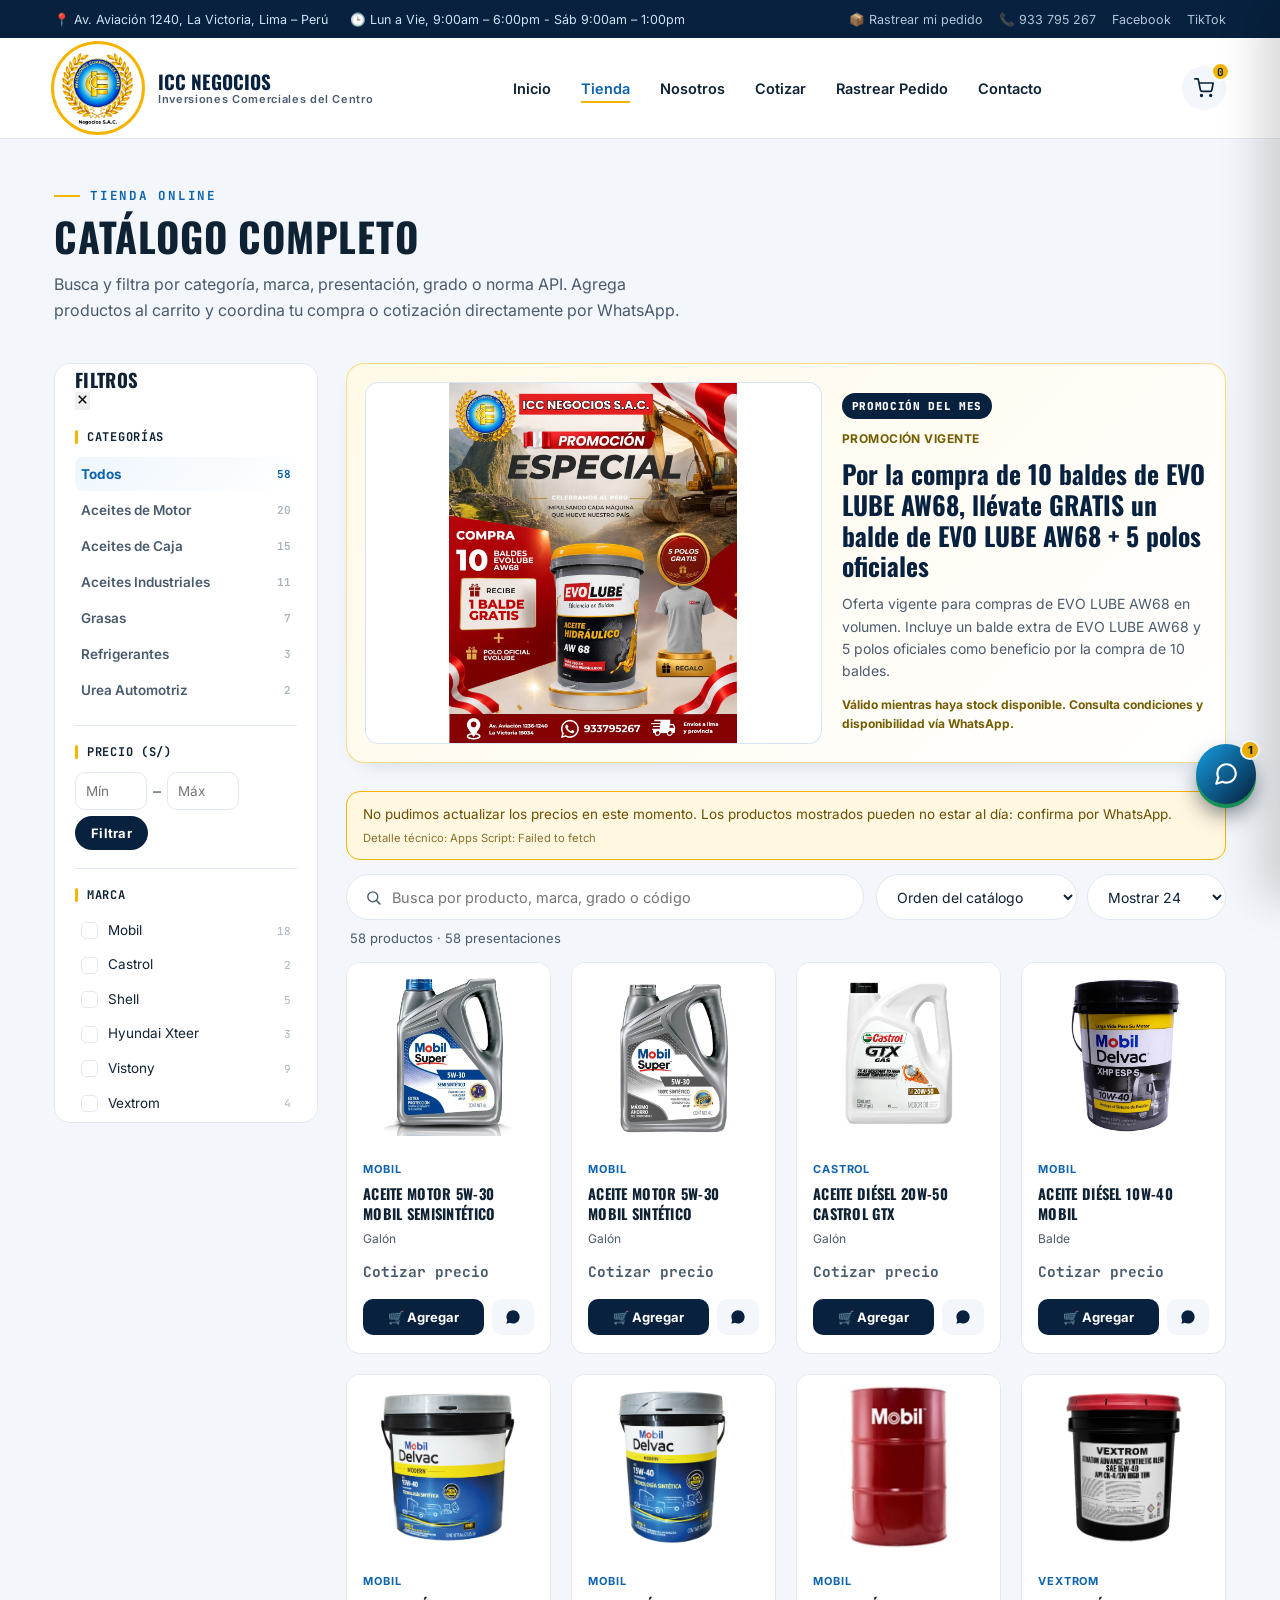
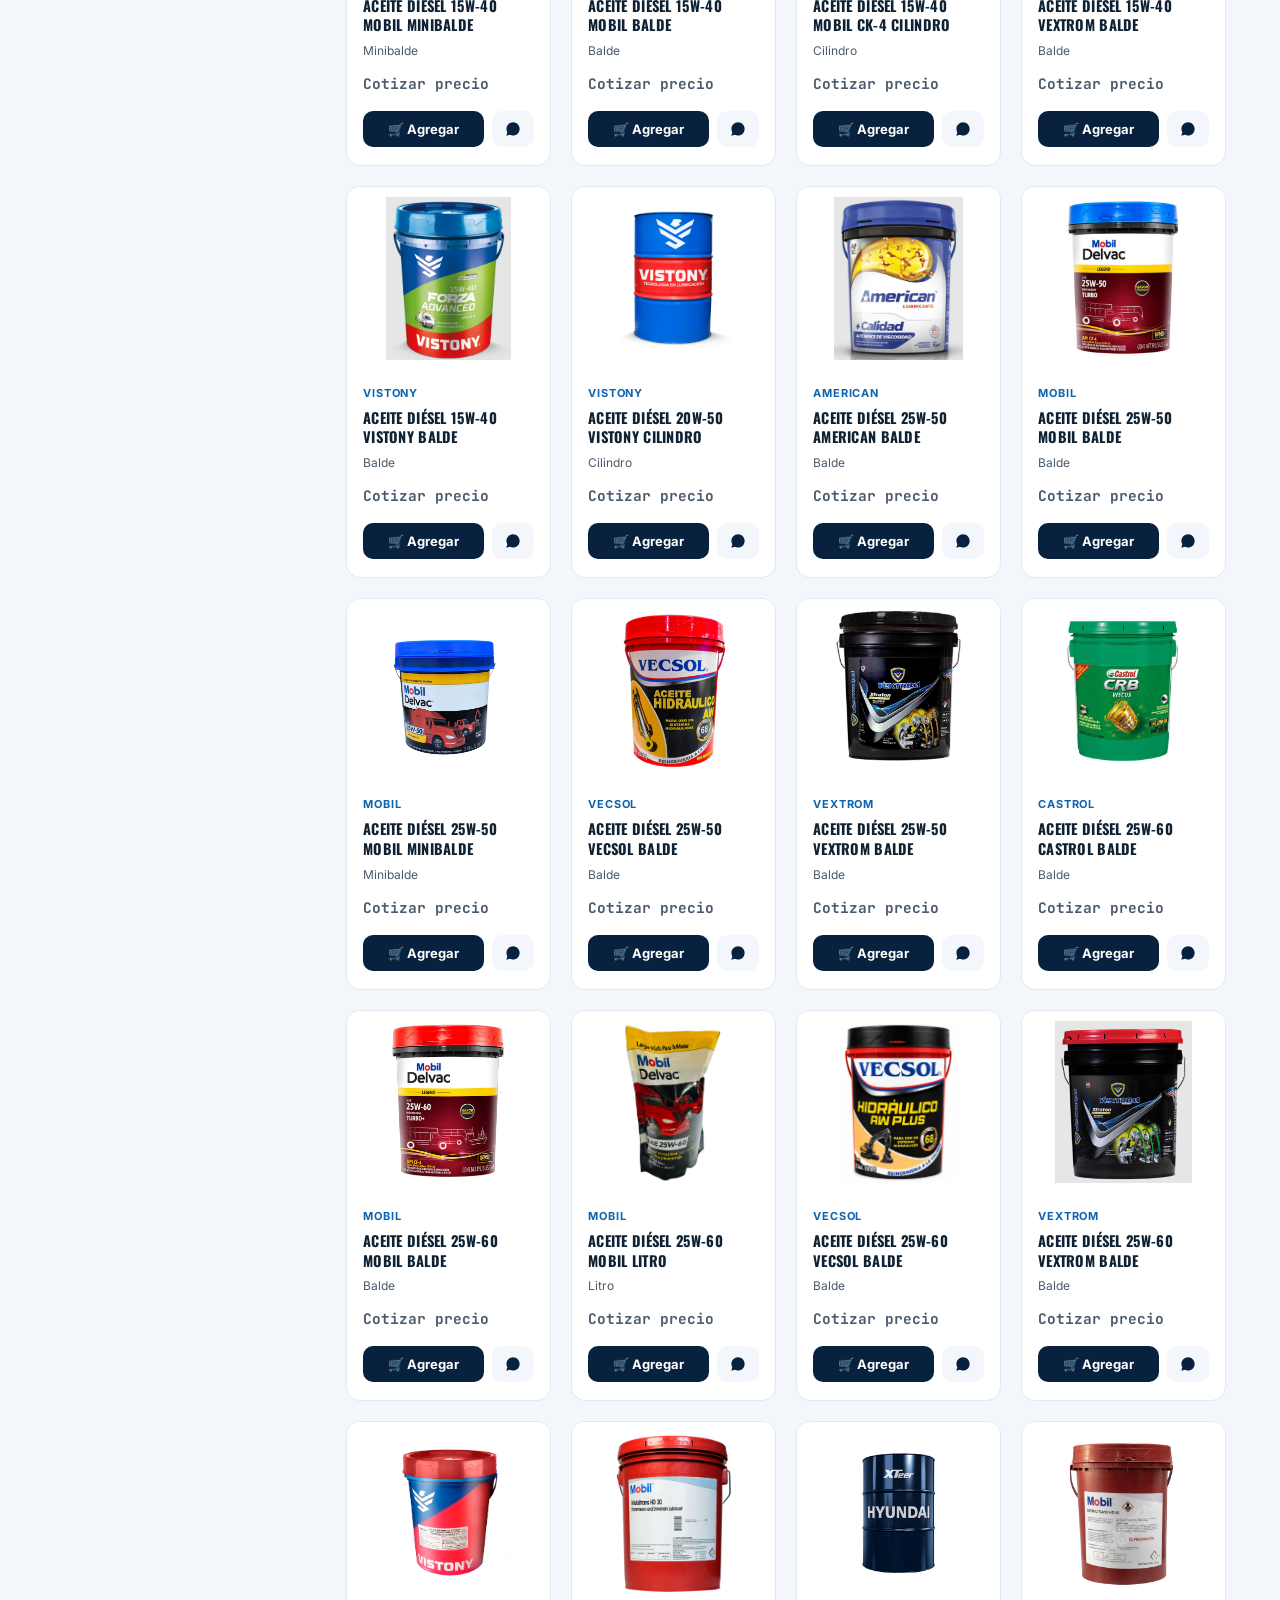
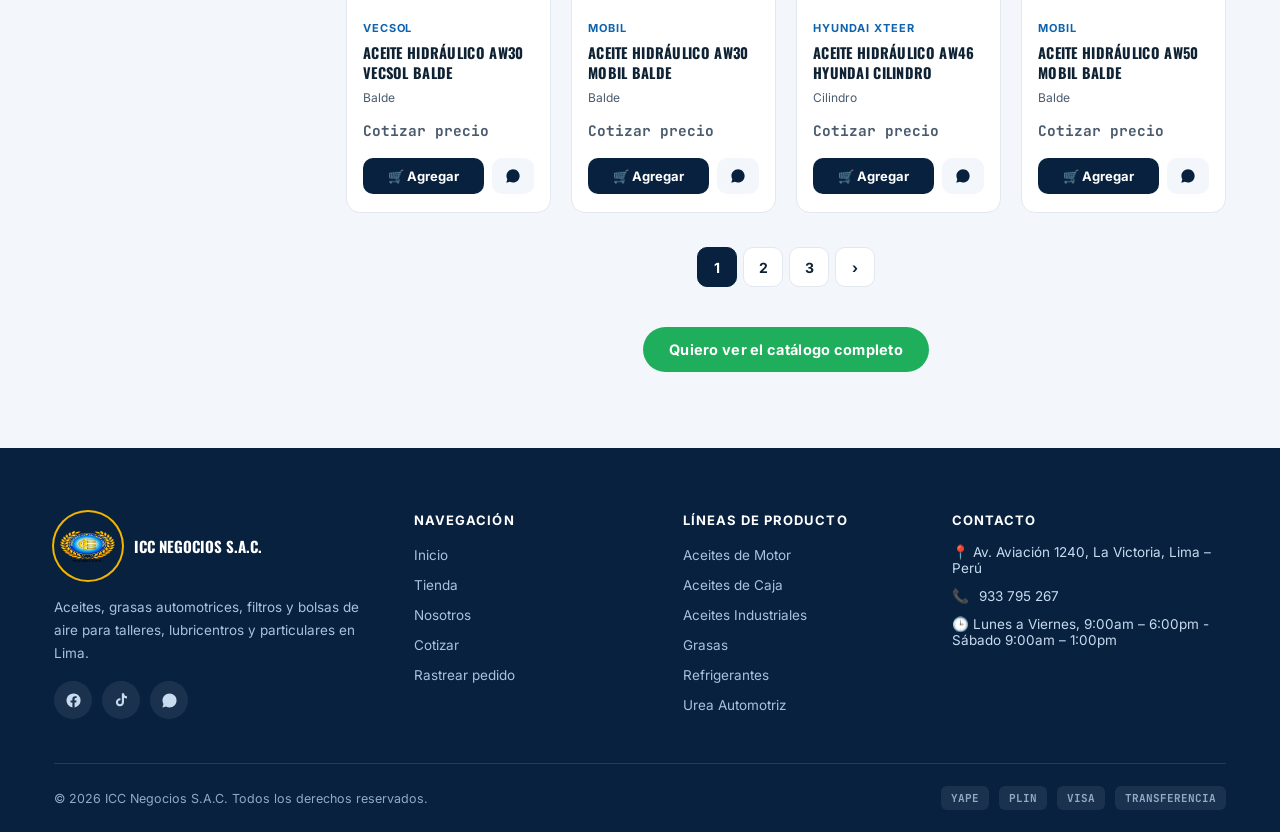
<file: tienda.html>
<!DOCTYPE html>
<html lang="es-PE">
<head>
<meta charset="UTF-8">
<meta name="viewport" content="width=device-width, initial-scale=1.0">
<title>Tienda | ICC Negocios S.A.C.</title>
<meta name="description" content="Catálogo completo de aceites, grasas, filtros, refrigerantes y más. Filtra por categoría, marca, envase y grado. Cotiza o agrega al carrito.">
<link rel="icon" href="assets/logo-icc.jpeg">
<link rel="preconnect" href="https://fonts.googleapis.com">
<link href="https://fonts.googleapis.com/css2?family=Oswald:wght@500;600;700&family=Inter:wght@400;500;600;700&family=JetBrains+Mono:wght@500;700&display=swap" rel="stylesheet">
<link rel="stylesheet" href="styles.css">
</head>
<body>

<!-- TOPBAR -->
<div class="topbar">
  <div class="wrap">
    <div class="topbar-left">
      <span>📍 Av. Aviación 1240, La Victoria, Lima – Perú</span>
      <span>🕒 Lun a Vie, 9:00am – 6:00pm - Sáb 9:00am – 1:00pm</span>
    </div>
    <div class="topbar-right">
      <a href="seguimiento.html">📦 Rastrear mi pedido</a>
      <a href="tel:+51933795267">📞 933 795 267</a>
      <a href="https://www.facebook.com/p/ICC-Negocios-SAC-61559050905706/" target="_blank" rel="noopener">Facebook</a>
      <a href="https://www.tiktok.com/@iccnegocios" target="_blank" rel="noopener">TikTok</a>
    </div>
  </div>
</div>

<!-- HEADER -->
<header class="site">
  <div class="wrap nav">
    <a href="index.html" class="brand">
      <img src="assets/logo-icc.jpeg" alt="Logo ICC Negocios S.A.C.">
      <div class="brand-name">ICC NEGOCIOS<small>Inversiones Comerciales del Centro</small></div>
    </a>
    <nav class="navlinks">
      <a href="index.html" data-page="index.html">Inicio</a>
      <a href="tienda.html" data-page="tienda.html">Tienda</a>
      <a href="nosotros.html" data-page="nosotros.html">Nosotros</a>
      <a href="cotizar.html" data-page="cotizar.html">Cotizar</a>
      <a href="seguimiento.html" data-page="seguimiento.html">Rastrear Pedido</a>
      <a href="#contacto">Contacto</a>
    </nav>
    <div class="nav-actions">
      <button class="icon-btn" id="cart-toggle" aria-label="Ver carrito">
        <svg width="20" height="20" viewBox="0 0 24 24" fill="none" stroke="currentColor" stroke-width="2" stroke-linecap="round" stroke-linejoin="round"><circle cx="9" cy="21" r="1"></circle><circle cx="20" cy="21" r="1"></circle><path d="M1 1h4l2.68 13.39a2 2 0 0 0 2 1.61h9.72a2 2 0 0 0 2-1.61L23 6H6"></path></svg>
        <span class="cart-count" id="cart-count">0</span>
      </button>
      <button class="burger" id="burger" aria-label="Menú">
        <svg width="20" height="20" viewBox="0 0 24 24" fill="none" stroke="currentColor" stroke-width="2" stroke-linecap="round"><line x1="3" y1="12" x2="21" y2="12"></line><line x1="3" y1="6" x2="21" y2="6"></line><line x1="3" y1="18" x2="21" y2="18"></line></svg>
      </button>
    </div>
  </div>
</header>

<!-- TIENDA -->
<section class="section" id="tienda-top" style="background:var(--gris-claro); padding-top:48px;">
  <div class="wrap">
    <div class="section-head">
      <div class="eyebrow">Tienda online</div>
      <h2>Catálogo completo</h2>
      <p>Busca y filtra por categoría, marca, presentación, grado o norma API. Agrega productos al carrito y coordina tu compra o cotización directamente por WhatsApp.</p>
    </div>

    <div class="mobile-filter-bar">
      <button class="mobile-filter-btn" id="mobile-filter-toggle">
        <svg width="18" height="18" viewBox="0 0 24 24" fill="none" stroke="currentColor" stroke-width="2" stroke-linecap="round" stroke-linejoin="round"><line x1="4" y1="6" x2="20" y2="6"/><line x1="8" y1="12" x2="16" y2="12"/><line x1="11" y1="18" x2="13" y2="18"/></svg>
        Filtros
        <span class="count-pill" id="mobile-filter-count" style="display:none;">0</span>
      </button>
    </div>

    <div class="shop-layout">
      <aside class="filters-sidebar" id="filters-sidebar">
        <div class="filters-sidebar-head">
          <h3>Filtros</h3>
          <button class="filters-sidebar-close" id="filters-sidebar-close" aria-label="Cerrar filtros">
            <svg width="15" height="15" viewBox="0 0 24 24" fill="none" stroke="currentColor" stroke-width="2.4"><line x1="18" y1="6" x2="6" y2="18"/><line x1="6" y1="6" x2="18" y2="18"/></svg>
          </button>
        </div>
        <div class="filters-sidebar-body">
          <div class="filter-block">
            <div class="filter-block-title">Categorías</div>
            <div class="filter-cat-list" id="cat-filter-list"></div>
          </div>
          <div class="filter-block">
            <div class="filter-block-title">Precio (S/)</div>
            <div class="price-range">
              <input type="number" id="price-min" min="0" inputmode="decimal" placeholder="Mín" aria-label="Precio mínimo">
              <span>–</span>
              <input type="number" id="price-max" min="0" inputmode="decimal" placeholder="Máx" aria-label="Precio máximo">
              <button class="btn btn-dark btn-sm" id="price-apply">Filtrar</button>
            </div>
          </div>
          <div class="filter-block" id="brand-filter-block">
            <div class="filter-block-title">Marca</div>
            <div class="filter-check-list" id="brand-filter-list"></div>
            <button class="show-more-btn" id="brand-show-more" data-target="brand-filter-list">+ Mostrar más</button>
          </div>
          <div class="filter-block" id="envase-filter-block">
            <div class="filter-block-title">Presentación</div>
            <div class="filter-check-list" id="envase-filter-list"></div>
            <button class="show-more-btn" id="envase-show-more" data-target="envase-filter-list">+ Mostrar más</button>
          </div>
          <div class="filter-block" id="grado-filter-block">
            <div class="filter-block-title">Grado</div>
            <div class="filter-check-list" id="grado-filter-list"></div>
            <button class="show-more-btn" id="grado-show-more" data-target="grado-filter-list">+ Mostrar más</button>
          </div>
          <div class="filter-block" id="api-filter-block">
            <div class="filter-block-title">Norma API</div>
            <div class="filter-check-list" id="api-filter-list"></div>
            <button class="show-more-btn" id="api-show-more">+ Mostrar más</button>
          </div>
        </div>
        <div class="filters-sidebar-foot">
          <button class="btn btn-ghost" id="clear-filters-btn">Limpiar filtros</button>
        </div>
      </aside>

      <div class="shop-main">
        <div class="promo-store-panel" id="promo-store-panel"></div>
        <div class="data-notice" id="data-notice" hidden></div>
        <div class="shop-toolbar">
          <label class="search-box">
            <svg width="17" height="17" viewBox="0 0 24 24" fill="none" stroke="currentColor" stroke-width="2" stroke-linecap="round"><circle cx="11" cy="11" r="7"/><line x1="21" y1="21" x2="16.5" y2="16.5"/></svg>
            <input type="search" id="search-input" placeholder="Busca por producto, marca, grado o código" aria-label="Buscar productos" autocomplete="off">
          </label>
          <div class="toolbar-selects">
            <select id="sort-select" aria-label="Ordenar por">
              <option value="rel">Orden del catálogo</option>
              <option value="name">Nombre A–Z</option>
              <option value="price-asc">Precio: menor a mayor</option>
              <option value="price-desc">Precio: mayor a menor</option>
            </select>
            <select id="per-select" aria-label="Productos por página">
              <option value="12">Mostrar 12</option>
              <option value="24">Mostrar 24</option>
              <option value="48">Mostrar 48</option>
              <option value="0">Mostrar todo</option>
            </select>
          </div>
        </div>
        <div class="result-count" id="result-count" aria-live="polite"></div>
        <div class="active-filters" id="active-filters"></div>
        <div class="prod-grid" id="prod-grid"></div>
        <nav class="pagination" id="pagination" aria-label="Paginación"></nav>
        <div class="center-cta">
          <a href="https://wa.me/51933795267?text=Hola%20ICC%20Negocios%2C%20quisiera%20ver%20el%20cat%C3%A1logo%20completo%20de%20productos." target="_blank" class="btn btn-wsp">Quiero ver el catálogo completo</a>
        </div>
      </div>
    </div>

    <div class="filters-overlay" id="filters-overlay"></div>
  </div>
</section>

<!-- FOOTER / CONTACTO -->
<footer id="contacto">
  <div class="wrap">
    <div class="foot-grid">
      <div>
        <div class="foot-brand"><img src="assets/logo-icc.jpeg" alt="ICC Negocios"><b>ICC NEGOCIOS S.A.C.</b></div>
        <p>Aceites, grasas automotrices, filtros y bolsas de aire para talleres, lubricentros y particulares en Lima.</p>
        <div class="foot-social">
          <a href="https://www.facebook.com/p/ICC-Negocios-SAC-61559050905706/" target="_blank" aria-label="Facebook">
            <svg width="17" height="17" viewBox="0 0 24 24" fill="currentColor"><path d="M22 12a10 10 0 1 0-11.56 9.88v-6.99H7.9V12h2.54V9.8c0-2.5 1.49-3.89 3.77-3.89 1.09 0 2.23.2 2.23.2v2.45h-1.26c-1.24 0-1.63.77-1.63 1.56V12h2.78l-.44 2.89h-2.34v6.99A10 10 0 0 0 22 12z"/></svg>
          </a>
          <a href="https://www.tiktok.com/@iccnegocios" target="_blank" aria-label="TikTok">
            <svg width="16" height="16" viewBox="0 0 24 24" fill="currentColor"><path d="M16.5 2h-3.2v13.4a2.9 2.9 0 1 1-2.9-2.9c.27 0 .53.03.78.1V9.4a6.1 6.1 0 1 0 5.32 6.05V8.2a7.9 7.9 0 0 0 4.5 1.4V6.4a4.7 4.7 0 0 1-4.5-4.4z"/></svg>
          </a>
          <a href="https://wa.me/51933795267" target="_blank" aria-label="WhatsApp">
            <svg width="17" height="17" viewBox="0 0 24 24" fill="currentColor"><path d="M12.04 2C6.58 2 2.13 6.45 2.13 11.91c0 1.85.5 3.58 1.36 5.07L2 22l5.2-1.44a9.87 9.87 0 0 0 4.84 1.24h.01c5.46 0 9.9-4.45 9.9-9.9 0-2.65-1.03-5.13-2.9-7C17.17 3.02 14.7 2 12.04 2z"/></svg>
          </a>
        </div>
      </div>
      <div>
        <h5>NAVEGACIÓN</h5>
        <ul class="foot-links">
          <li><a href="index.html">Inicio</a></li>
          <li><a href="tienda.html">Tienda</a></li>
          <li><a href="nosotros.html">Nosotros</a></li>
          <li><a href="cotizar.html">Cotizar</a></li>
          <li><a href="seguimiento.html">Rastrear pedido</a></li>
        </ul>
      </div>
      <div>
        <h5>LÍNEAS DE PRODUCTO</h5>
        <ul class="foot-links" id="foot-cats"></ul>
      </div>
      <div>
        <h5>CONTACTO</h5>
        <ul class="foot-contact">
          <li>📍 Av. Aviación 1240, La Victoria, Lima – Perú <br></li>
          <li>📞 <a href="tel:+51933795267">933 795 267</a></li>
          <li>🕒 Lunes a Viernes, 9:00am – 6:00pm - Sábado 9:00am – 1:00pm</li>
        </ul>
      </div>
    </div>
    <div class="foot-bottom">
      <span>© <span id="year"></span> ICC Negocios S.A.C. Todos los derechos reservados.</span>
      <div class="pay-icons">
        <span>YAPE</span><span>PLIN</span><span>VISA</span><span>TRANSFERENCIA</span>
      </div>
    </div>
  </div>
</footer>

<!-- WHATSAPP FLOAT -->
<a class="wsp-float" href="https://wa.me/51933795267?text=Hola%20ICC%20Negocios%2C%20tengo%20una%20consulta." target="_blank" aria-label="Escríbenos por WhatsApp">
  <svg width="28" height="28" viewBox="0 0 24 24" fill="#fff"><path d="M12.04 2C6.58 2 2.13 6.45 2.13 11.91c0 1.85.5 3.58 1.36 5.07L2 22l5.2-1.44a9.87 9.87 0 0 0 4.84 1.24h.01c5.46 0 9.9-4.45 9.9-9.9 0-2.65-1.03-5.13-2.9-7C17.17 3.02 14.7 2 12.04 2zm5.72 14.16c-.24.68-1.4 1.3-1.93 1.37-.5.07-1.1.1-1.78-.11a13.5 13.5 0 0 1-4.8-2.85 12 12 0 0 1-2.5-3.42c-.5-.86-.36-1.32-.19-1.55.14-.19.66-.72.94-1a.9.9 0 0 1 .68-.31c.19 0 .38 0 .55.01.18.01.42-.07.65.5.24.6.82 2.06.9 2.21.07.15.12.32.02.5-.1.19-.15.3-.3.46-.15.16-.32.36-.45.48-.15.15-.31.31-.14.6.18.3.79 1.29 1.7 2.09 1.16 1.03 2.15 1.36 2.44 1.51.3.15.47.13.65-.08.18-.21.75-.87.96-1.17.2-.3.4-.24.66-.14.27.1 1.72.81 2.02.96.3.15.5.22.57.34.08.13.08.72-.16 1.4z"/></svg>
</a>

<!-- CHAT ASSISTANT -->
<button class="chat-float" id="chat-toggle" aria-label="Abrir asistente virtual">
  <svg width="26" height="26" viewBox="0 0 24 24" fill="none" stroke="currentColor" stroke-width="2" stroke-linecap="round" stroke-linejoin="round"><path d="M21 11.5a8.38 8.38 0 0 1-.9 3.8 8.5 8.5 0 0 1-7.6 4.7 8.38 8.38 0 0 1-3.8-.9L3 21l1.9-5.7a8.38 8.38 0 0 1-.9-3.8 8.5 8.5 0 0 1 4.7-7.6 8.38 8.38 0 0 1 3.8-.9h.5a8.48 8.48 0 0 1 8 8v.5z"/></svg>
  <span class="chat-badge" id="chat-badge">1</span>
</button>

<div class="chat-window" id="chat-window">
  <div class="chat-head">
    <div class="chat-head-avatar">
      <svg width="20" height="20" viewBox="0 0 24 24" fill="none" stroke="currentColor" stroke-width="2"><circle cx="12" cy="12" r="9"/><path d="M9 10a3 3 0 1 1 3 3v1"/><circle cx="12" cy="17" r=".5" fill="currentColor"/></svg>
    </div>
    <div class="chat-head-info">
      <b>Asistente ICC</b>
      <div class="chat-head-status"><span class="dot"></span>Responde al instante</div>
    </div>
    <button class="chat-close" id="chat-close">
      <svg width="14" height="14" viewBox="0 0 24 24" fill="none" stroke="currentColor" stroke-width="2.4"><line x1="18" y1="6" x2="6" y2="18"/><line x1="6" y1="6" x2="18" y2="18"/></svg>
    </button>
  </div>
  <div class="chat-body" id="chat-body"></div>
  <div class="chat-quick" id="chat-quick"></div>
  <form class="chat-input-row" id="chat-form">
    <input type="text" id="chat-input" placeholder="Escribe tu pregunta..." autocomplete="off">
    <button type="submit" class="chat-send" aria-label="Enviar">
      <svg width="17" height="17" viewBox="0 0 24 24" fill="currentColor"><path d="M2 21l21-9L2 3v7l15 2-15 2v7z"/></svg>
    </button>
  </form>
  <div class="chat-foot-note">Asistente automático de ICC Negocios · Para casos puntuales, escríbenos por WhatsApp</div>
</div>

<!-- CART DRAWER -->
<div class="overlay" id="overlay"></div>
<aside class="drawer" id="drawer">
  <div class="drawer-head">
    <h3>Tu carrito</h3>
    <button class="drawer-close" id="drawer-close">
      <svg width="16" height="16" viewBox="0 0 24 24" fill="none" stroke="currentColor" stroke-width="2.4"><line x1="18" y1="6" x2="6" y2="18"/><line x1="6" y1="6" x2="18" y2="18"/></svg>
    </button>
  </div>
  <div class="drawer-body" id="drawer-body"></div>
  <div class="drawer-foot" id="drawer-foot" style="display:none;">
    <div class="total-row"><span>Total estimado</span><span class="num mono" id="cart-total">S/ 0.00</span></div>
    <a href="#" id="checkout-wsp" target="_blank" class="btn btn-wsp" style="width:100%;">Finalizar por WhatsApp</a>
    <button class="btn btn-ghost" style="width:100%;" id="clear-cart">Vaciar carrito</button>
  </div>
</aside>

<!-- PRODUCT / PROMO MODAL -->
<div class="modal-overlay" id="modal-overlay">
  <div class="modal-box" id="modal-box"></div>
</div>

<div class="toast" id="toast"><svg width="16" height="16" viewBox="0 0 24 24" fill="none" stroke="currentColor" stroke-width="2.5"><polyline points="20 6 9 17 4 12"/></svg><span id="toast-msg">Producto agregado</span></div>

<script src="config.js"></script>
<script src="data.js"></script>
<script src="sheets.js"></script>
<script src="cart.js"></script>
<script src="chat.js"></script>
<script src="common.js"></script>
<script src="tienda.js"></script>
</body>
</html>
</file>
<file: styles.css>
:root{
    --azul-profundo:#07213f;
    --azul-oscuro:#0b3b6f;
    --azul:#0d63ad;
    --azul-brillante:#159de0;
    --amarillo:#f5b400;
    --amarillo-claro:#ffd23f;
    --blanco:#ffffff;
    --gris-claro:#f3f6fa;
    --gris-linea:#e2e8f0;
    --texto:#0f2233;
    --texto-suave:#4a5b6d;
    --exito:#1b8a5a;
    --radio:14px;
    --sombra: 0 10px 30px -12px rgba(7,33,63,.25);
    --ease-out:cubic-bezier(0.23,1,0.32,1);
    --ease-in-out:cubic-bezier(0.77,0,0.175,1);
  }
  *{box-sizing:border-box; margin:0; padding:0;}
  html{scroll-behavior:smooth;}
  body{
    font-family:'Inter',sans-serif;
    color:var(--texto);
    background:var(--blanco);
    -webkit-font-smoothing:antialiased;
  }
  h1,h2,h3,h4{font-family:'Oswald',sans-serif; text-transform:uppercase; letter-spacing:.02em; line-height:1.1;}
  .mono{font-family:'JetBrains Mono',monospace;}
  a{color:inherit; text-decoration:none;}
  img{max-width:100%; display:block;}
  button{font-family:inherit; cursor:pointer; border:none;}
  :where(a,button,input,textarea,select):focus-visible{outline:3px solid rgba(21,157,224,.42); outline-offset:3px;}
  .wrap{max-width:1220px; margin:0 auto; padding:0 24px;}
  .eyebrow{
    font-family:'JetBrains Mono',monospace;
    font-size:12.5px; letter-spacing:.14em; text-transform:uppercase;
    color:var(--azul); font-weight:700;
    display:flex; align-items:center; gap:10px;
  }
  .eyebrow::before{content:""; width:26px; height:2px; background:var(--amarillo); display:inline-block;}
  .section{padding:76px 0;}
  .section-head{max-width:640px; margin-bottom:40px;}
  .section-head h2{font-size:clamp(28px,4vw,40px); margin-top:10px;}
  .section-head p{color:var(--texto-suave); margin-top:14px; font-size:16px; line-height:1.6;}
  .btn{
    display:inline-flex; align-items:center; justify-content:center; gap:8px;
    padding:14px 26px; border-radius:999px; font-weight:700; font-size:14.5px;
    letter-spacing:.02em; transition:transform 140ms var(--ease-out), box-shadow 180ms var(--ease-out), background 180ms ease;
    white-space:nowrap;
  }
  .btn-primary{background:var(--amarillo); color:var(--azul-profundo);}
  .btn-primary:hover{background:var(--amarillo-claro); transform:translateY(-2px); box-shadow:0 10px 20px -8px rgba(245,180,0,.6);}
  .btn-outline{background:transparent; border:1.5px solid rgba(255,255,255,.55); color:var(--blanco);}
  .btn-outline:hover{background:rgba(255,255,255,.12);}
  .btn-dark{background:var(--azul-profundo); color:var(--blanco);}
  .btn-dark:hover{background:var(--azul-oscuro); transform:translateY(-2px);}
  .btn-ghost{background:var(--gris-claro); color:var(--azul-profundo);}
  .btn-ghost:hover{background:var(--gris-linea);}
  .btn-sm{padding:9px 16px; font-size:13px;}
  .btn-wsp{background:#1fae5c; color:#fff;}
  .btn-wsp:hover{background:#159b4f;}
  .btn:active,.icon-btn:active,.burger:active,.carousel-arrow:active,.chat-send:active,.chat-close:active,.drawer-close:active,.modal-close:active{transform:scale(.97);}

  /* ---------- TOPBAR ---------- */
  .topbar{background:var(--azul-profundo); color:#cfe3f6; font-size:12.5px;}
  .topbar .wrap{display:flex; align-items:center; justify-content:space-between; height:38px;}
  .topbar-left{display:flex; gap:22px; align-items:center;}
  .topbar-left span{display:flex; align-items:center; gap:6px;}
  .topbar-right{display:flex; gap:16px; align-items:center;}
  .topbar-right a{opacity:.85;}
  .topbar-right a:hover{opacity:1; color:var(--amarillo-claro);}

  /* ---------- HEADER ---------- */
  header.site{
    position:sticky; top:0; z-index:50;
    background:var(--blanco); border-bottom:1px solid var(--gris-linea);
  }
  .nav{display:flex; align-items:center; justify-content:space-between; height:100px; gap:24px; position:relative;}
  .brand{display:flex; align-items:center; gap:16px;}
  .brand img{height:88px; width:88px; border-radius:50%; object-fit:cover; box-shadow:0 0 0 3px var(--amarillo);}
  .brand-name{font-family:'Oswald',sans-serif; font-weight:700; font-size:19px; color:var(--azul-profundo); line-height:1.15;}
  .brand-name small{display:block; font-family:'Inter',sans-serif; font-weight:600; font-size:11px; color:var(--texto-suave); letter-spacing:.06em; text-transform:none;}
  .navlinks{display:flex; gap:30px; align-items:center;}
  .navlinks a{font-size:14.5px; font-weight:600; color:var(--texto); position:relative; padding:6px 0;}
  .navlinks a::after{content:""; position:absolute; left:0; bottom:0; height:2px; width:0; background:var(--amarillo); transition:width 180ms var(--ease-out);}
  .navlinks a:hover::after{width:100%;}
  .nav-actions{display:flex; align-items:center; gap:14px;}
  .icon-btn{
    position:relative; width:44px; height:44px; border-radius:50%; background:var(--gris-claro);
    display:flex; align-items:center; justify-content:center; color:var(--azul-profundo);
  }
  .icon-btn:hover{background:var(--gris-linea);}
  .cart-count{
    position:absolute; top:-4px; right:-4px; background:var(--amarillo); color:var(--azul-profundo);
    font-family:'JetBrains Mono',monospace; font-weight:700; font-size:11px; min-width:19px; height:19px;
    border-radius:50%; display:flex; align-items:center; justify-content:center; border:2px solid var(--blanco);
  }
  .burger{display:none; width:44px; height:44px; border-radius:50%; background:var(--gris-claro); align-items:center; justify-content:center;}

  /* ---------- HERO STRIP (franja compacta bajo el carrusel) ---------- */
  .hero-strip{background:#fff; border-bottom:1px solid var(--gris-linea); padding:30px 0;}
  .hero-strip-inner{display:flex; align-items:center; justify-content:space-between; gap:32px; flex-wrap:wrap;}
  .hero-strip-text{max-width:560px;}
  .hero-strip-text h1{font-size:clamp(21px,2.4vw,28px); color:var(--azul-profundo); line-height:1.2;}
  .hero-strip-text h1 em{font-style:normal; color:var(--azul);}
  .hero-strip-text p{margin-top:8px; font-size:13.5px; color:var(--texto-suave); line-height:1.55;}
  .hero-strip-actions{display:flex; gap:12px; flex-wrap:wrap; flex:none;}
  .hero-strip-stats{
    display:flex; gap:36px; margin-top:22px; padding-top:20px; border-top:1px solid var(--gris-linea); flex-wrap:wrap;
  }
  .hero-strip-stats div b{display:block; font-family:'Oswald',sans-serif; font-size:21px; color:var(--azul);}
  .hero-strip-stats div span{font-size:11.5px; color:var(--texto-suave);}
  .btn-outline-dark{background:transparent; border:1.5px solid var(--azul-profundo); color:var(--azul-profundo);}
  .btn-outline-dark:hover{background:var(--gris-claro); transform:translateY(-2px);}

  @media (max-width:720px){
    .hero-strip{padding:24px 0;}
    .hero-strip-inner{flex-direction:column; align-items:flex-start; gap:16px;}
    .hero-strip-actions{width:100%; flex-direction:column;}
    .hero-strip-actions .btn{width:100%;}
    .hero-strip-stats{gap:22px 26px;}
  }

  /* ---------- MARQUEE / TRUST ---------- */
  .trust{background:var(--gris-claro); border-bottom:1px solid var(--gris-linea);}
  .trust .wrap{display:flex; gap:38px; padding:18px 24px; overflow-x:auto; align-items:center;}
  .trust-item{display:flex; align-items:center; gap:10px; font-size:13px; font-weight:700; color:var(--azul-profundo); white-space:nowrap;}
  .trust-item svg{flex:none;}

  /* ---------- BRAND MARQUEE ---------- */
  .brands-band{background:var(--blanco); border-bottom:1px solid var(--gris-linea); padding:34px 0; overflow:hidden;}
  .brands-head{display:flex; align-items:center; justify-content:space-between; max-width:1220px; margin:0 auto 22px; padding:0 24px;}
  .brands-head .eyebrow{margin-bottom:0;}
  .marquee-mask{
    position:relative; overflow:hidden;
    -webkit-mask-image:linear-gradient(90deg, transparent, #000 8%, #000 92%, transparent);
    mask-image:linear-gradient(90deg, transparent, #000 8%, #000 92%, transparent);
  }
  .marquee-track{display:flex; gap:20px; width:max-content; animation:marquee 26s linear infinite;}
  .marquee-mask:hover .marquee-track{animation-play-state:paused;}
  @keyframes marquee{ from{transform:translateX(0);} to{transform:translateX(-50%);} }
  .brand-chip{
    flex:none; display:flex; align-items:center; justify-content:center; gap:0; padding:10px 18px; border-radius:16px;
    border:1.5px solid var(--gris-linea); background:#fff; cursor:pointer; transition:transform 180ms var(--ease-out), border-color 180ms ease, box-shadow 180ms var(--ease-out); min-width:160px;
  }
  .brand-chip:hover{border-color:var(--azul-brillante); box-shadow:var(--sombra); transform:translateY(-3px);}
  .brand-chip.active{border-color:var(--azul); background:linear-gradient(135deg,#eef6fd,#fff);}
  .brand-logo-slot{
    width:120px; height:68px; border-radius:10px; display:flex; align-items:center; justify-content:center;
    background:#fff; flex:none; overflow:hidden;
  }
  .brand-logo-slot img{width:100%; height:100%; object-fit:contain; padding:6px;}
  /* brand text removed: chips now show only logo images */

  /* ---------- BRAND FILTER PILLS (tienda) ---------- */
  /* .filter-row{display:flex; flex-wrap:wrap; gap:10px 24px; align-items:center; margin-bottom:14px;}
  .filter-label{font-family:'JetBrains Mono',monospace; font-size:11.5px; font-weight:700; color:var(--texto-suave); text-transform:uppercase; letter-spacing:.08em; margin-right:2px;} */
  .brand-tab{
    padding:8px 16px; border-radius:999px; background:#fff; border:1.5px solid var(--gris-linea); font-weight:700; font-size:13px;
    color:var(--texto-suave); display:flex; align-items:center; gap:7px;
  }
  .brand-tab .dot{width:9px; height:9px; border-radius:50%;}
  .brand-tab.active, .brand-tab:hover{border-color:var(--azul); color:var(--azul-profundo); background:#eef6fd;}

  /* ---------- CLICKABLE CARD HINT ---------- */
  .card{cursor:pointer;}
  .card-actions button, .card-actions a{cursor:pointer;}
  .view-hint{
    position:absolute; inset:0; display:flex; align-items:center; justify-content:center; background:rgba(7,33,63,.55);
    opacity:0; transition:opacity 160ms ease; color:#fff; font-weight:700; font-size:12.5px; letter-spacing:.04em; gap:8px;
  }
  .card:hover .view-hint{opacity:1;}

  /* ---------- PROMO CLICKABLE ---------- */
  .promo{cursor:pointer;}
  .promo-pill{cursor:pointer;}
  .promo-pill:hover{background:rgba(7,33,63,.16);}

  /* ---------- MODAL ---------- */
  .modal-overlay{
    position:fixed; inset:0; background:rgba(5,14,26,.68); z-index:100; display:flex; align-items:center; justify-content:center;
    opacity:0; pointer-events:none; transition:opacity 180ms ease; padding:24px;
  }
  .modal-overlay.open{opacity:1; pointer-events:auto;}
  .modal-box{
    background:#fff; border-radius:22px; max-width:880px; width:100%; max-height:88vh; overflow-y:auto; position:relative;
    transform:translateY(16px) scale(.98); transition:transform 220ms var(--ease-out), opacity 180ms ease; box-shadow:0 30px 60px -20px rgba(0,0,0,.4);
  }
  .modal-overlay.open .modal-box{transform:translateY(0) scale(1);}
  .modal-close{
    position:absolute; top:18px; right:18px; width:40px; height:40px; border-radius:50%; background:var(--gris-claro);
    display:flex; align-items:center; justify-content:center; z-index:2;
  }
  .modal-close:hover{background:var(--gris-linea);}
  .modal-grid{display:grid; grid-template-columns:1fr 1.15fr;}
  .modal-media{
    background:linear-gradient(160deg,#eef4fb,#dfeaf6); display:flex; align-items:center; justify-content:center;
    border-radius:22px 0 0 22px; padding:40px; position:relative; min-height:320px;
  }
  .modal-media svg{width:44%; height:44%; color:var(--azul); opacity:.85;}
  .modal-content{padding:38px 40px;}
  .modal-content .card-brand{font-size:12px;}
  .modal-content h2{font-size:22px; margin-top:8px; color:var(--azul-profundo); text-transform:none; letter-spacing:0;}
  .modal-unit{font-size:13px; color:var(--texto-suave); margin-top:6px;}
  .modal-price{display:flex; align-items:baseline; gap:10px; margin-top:18px;}
  .modal-price .price-now{font-size:26px;}
  .modal-desc{margin-top:16px; font-size:14.5px; color:var(--texto-suave); line-height:1.7;}
  .spec-table{margin-top:20px; border-top:1px solid var(--gris-linea);}
  .spec-row{display:flex; justify-content:space-between; padding:11px 0; border-bottom:1px solid var(--gris-linea); font-size:13.5px;}
  .spec-row span:first-child{color:var(--texto-suave); font-weight:600;}
  .spec-row span:last-child{font-weight:700; font-family:'JetBrains Mono',monospace; text-align:right;}
  .modal-actions{display:flex; gap:10px; margin-top:26px;}
  .modal-badges{display:flex; gap:8px; margin-top:14px;}
  .mini-badge{font-size:11px; font-weight:700; padding:6px 11px; border-radius:999px; background:var(--gris-claro); color:var(--azul-profundo); display:flex; align-items:center; gap:5px;}
  /* promo modal variant */
  .promo-modal-head{
    padding:34px 40px 26px; background:linear-gradient(120deg,var(--amarillo),var(--amarillo-claro)); border-radius:22px 22px 0 0;
  }
  .promo-modal-head .eyebrow{color:#5a4700;}
  .promo-modal-head h2{color:var(--azul-profundo); font-size:26px; margin-top:10px; text-transform:none; letter-spacing:0;}
  .promo-modal-layout{display:grid; grid-template-columns:minmax(0,1fr) minmax(0,1.15fr); gap:0; align-items:stretch;}
  .promo-modal-media{
    padding:24px; background:linear-gradient(160deg,#f7faff,#edf5ff); border-right:1px solid var(--gris-linea); display:flex; align-items:center; justify-content:center;
  }
  .promo-modal-media img{width:100%; height:100%; max-height:520px; object-fit:contain; object-position:center; border-radius:16px; background:#fff;}
  .promo-modal-body{padding:30px 40px 38px;}
  .promo-modal-body ul{list-style:none; display:flex; flex-direction:column; gap:12px; margin-top:16px;}
  .promo-modal-body li{display:flex; gap:10px; font-size:14.5px; color:var(--texto-suave);}
  .promo-modal-body li svg{flex:none; color:var(--exito); margin-top:3px;}
  .promo-terms{margin-top:22px; padding-top:18px; border-top:1px solid var(--gris-linea); font-size:12.5px; color:#9aa8b3;}

  @media (max-width:760px){
    .modal-grid{grid-template-columns:1fr;}
    .modal-media{border-radius:22px 22px 0 0; min-height:220px;}
    .modal-content{padding:28px 24px;}
    .promo-modal-layout{grid-template-columns:1fr;}
    .promo-modal-media{border-right:none; border-bottom:1px solid var(--gris-linea); min-height:220px;}
    .promo-modal-body{padding:24px 24px 28px;}
  }

  /* ---------- PROMO CAROUSEL ---------- */
  .promo-carousel{position:relative; width:100%; overflow:hidden; background:var(--azul-profundo);}
  .carousel-viewport{width:100%; overflow:hidden;}
  .carousel-track{display:flex; width:100%; transition:transform .55s cubic-bezier(.4,0,.2,1);}
  .carousel-slide{
    flex:0 0 100%; position:relative; cursor:pointer; display:block;
  }
  .carousel-slide img{position:relative; width:100%; height:auto; max-height:70vh; object-fit:contain; object-position:center; display:block; margin:0 auto;}
  .carousel-caption{
    position:relative; z-index:2; padding:32px 48px 44px; color:#fff; max-width:640px;
  }
  .carousel-caption .eyebrow{color:var(--amarillo-claro);}
  .carousel-caption h3{font-size:clamp(22px,3.4vw,36px); margin-top:10px; color:#fff;}
  .carousel-caption p{margin-top:10px; font-size:14.5px; color:#dce8f5; max-width:480px;}
  .carousel-caption .btn{margin-top:18px;}
  .carousel-arrow{
    position:absolute; top:50%; transform:translateY(-50%); width:46px; height:46px; border-radius:50%;
    background:rgba(255,255,255,.18); border:1px solid rgba(255,255,255,.35); color:#fff; display:flex;
    align-items:center; justify-content:center; z-index:5; backdrop-filter:blur(4px);
  }
  .carousel-arrow:hover{background:rgba(255,255,255,.32);}
  .carousel-arrow.left{left:20px;}
  .carousel-arrow.right{right:20px;}
  .carousel-dots{position:absolute; bottom:16px; left:50%; transform:translateX(-50%); display:flex; gap:8px; z-index:5;}
  .carousel-dots .dot{width:9px; height:9px; border-radius:50%; background:rgba(255,255,255,.4); cursor:pointer; transition:width 180ms var(--ease-out), background 160ms ease;}
  .carousel-dots .dot.active{background:var(--amarillo); width:22px; border-radius:5px;}

  .carousel-shade{
    position:absolute; inset:0; pointer-events:none; z-index:3;
    background:linear-gradient(to top, rgba(5,14,26,.62) 0%, rgba(5,14,26,.15) 32%, transparent 55%);
  }
  .carousel-cta{
    position:absolute; left:50%; bottom:52px; transform:translateX(-50%); z-index:6;
    display:flex; gap:12px; flex-wrap:wrap; justify-content:center; width:100%; max-width:560px; padding:0 20px;
  }
  .carousel-cta .btn{box-shadow:0 10px 24px -8px rgba(0,0,0,.45);}
  @media (max-width:600px){
    .carousel-cta{
      bottom:34px; flex-direction:row; flex-wrap:nowrap; align-items:stretch; gap:8px;
      max-width:calc(100% - 24px);
    }
    .carousel-cta .btn{
      flex:1 1 0; width:auto; padding:8px 10px; font-size:11.5px; gap:5px; line-height:1.2;
      white-space:normal; text-align:center;
    }
  }
 @media (max-width:720px){
    .carousel-slide img{max-height:48vh;}
    .carousel-caption{padding:24px 22px 34px;}
    .carousel-arrow{width:38px; height:38px;}
  }

  /* ---------- TESTIMONIALS ---------- */
  .testimonials{background:var(--gris-claro);}
  .test-grid{display:grid; grid-template-columns:repeat(3,1fr); gap:22px;}
  .test-card{background:#fff; border-radius:18px; padding:28px 26px; border:1px solid var(--gris-linea); display:flex; flex-direction:column; gap:14px;}
  .test-stars{display:flex; gap:3px; color:var(--amarillo);}
  .test-quote{font-size:14.5px; color:var(--texto); line-height:1.65; flex:1;}
  .test-person{display:flex; align-items:center; gap:12px; margin-top:4px;}
  .test-avatar{
    width:44px; height:44px; border-radius:50%; display:flex; align-items:center; justify-content:center;
    font-family:'Oswald',sans-serif; font-weight:700; color:#fff; font-size:15px; flex:none;
  }
  .test-person b{font-size:13.5px; display:block;}
  .test-person span{font-size:12px; color:var(--texto-suave);}
  .test-source{font-size:11px; font-weight:700; color:var(--texto-suave); background:var(--gris-claro); padding:4px 9px; border-radius:6px; align-self:flex-start; margin-top:2px;}

  /* ---------- ORDER TRACKING ---------- */
  .tracking{background:linear-gradient(135deg, var(--azul-profundo), var(--azul-oscuro)); color:#fff;}
  .tracking .wrap{display:grid; grid-template-columns:1fr 1fr; gap:48px; align-items:center;}
  .tracking h2{color:#fff; font-size:clamp(24px,3vw,34px);}
  .tracking p{color:#c3d8ec; margin-top:14px; line-height:1.65; font-size:15px;}
  .tracking-steps{display:flex; gap:18px; margin-top:26px; flex-wrap:wrap;}
  .tstep{display:flex; align-items:center; gap:8px; font-size:12.5px; font-weight:700; color:#bcd6ee;}
  .tstep .dot{width:8px; height:8px; border-radius:50%; background:var(--amarillo);}
  .track-box{background:rgba(255,255,255,.06); border:1px solid rgba(255,255,255,.16); border-radius:18px; padding:32px;}
  .track-box .form label{color:#a9c6e2;}
  .track-box .form input{background:rgba(255,255,255,.08); border-color:rgba(255,255,255,.2); color:#fff;}
  .track-box .form input::placeholder{color:#7e9ab6;}
  .track-timeline{margin-top:24px; display:flex; flex-direction:column; gap:0;}
  .t-item{display:flex; gap:14px; position:relative; padding-bottom:26px;}
  .t-item:last-child{padding-bottom:0;}
  .t-item::before{content:""; position:absolute; left:11px; top:26px; bottom:0; width:2px; background:rgba(255,255,255,.18);}
  .t-item:last-child::before{display:none;}
  .t-dot{width:24px; height:24px; border-radius:50%; background:rgba(255,255,255,.12); border:2px solid rgba(255,255,255,.3); display:flex; align-items:center; justify-content:center; flex:none;}
  .t-item.done .t-dot{background:var(--amarillo); border-color:var(--amarillo); color:var(--azul-profundo);}
  .t-item h5{font-size:13.5px; color:#fff;}
  .t-item span{font-size:12px; color:#a9c6e2;}

  /* ---------- CATEGORIES ---------- */
  .cat-grid{display:grid; grid-template-columns:repeat(4,1fr); gap:18px;}
  .cat-card{
    background:var(--blanco); border:1px solid var(--gris-linea); border-radius:var(--radio); padding:26px 22px;
    display:flex; flex-direction:column; gap:14px; transition:transform 180ms var(--ease-out), box-shadow 180ms var(--ease-out), border-color 180ms ease; position:relative; overflow:hidden;
  }
  .cat-card:hover{transform:translateY(-5px); box-shadow:var(--sombra); border-color:transparent;}
  .cat-icon{
    width:52px; height:52px; border-radius:12px; display:flex; align-items:center; justify-content:center;
    background:linear-gradient(135deg,var(--azul),var(--azul-brillante)); color:#fff;
  }
  .cat-card h3{font-size:16.5px; color:var(--azul-profundo);}
  .cat-card span{font-size:13px; color:var(--texto-suave);}
  .cat-card .go{font-family:'JetBrains Mono',monospace; font-size:12px; font-weight:700; color:var(--azul); margin-top:auto;}

  /* ---------- PROMO BANNER ---------- */
  .promo{
    background:linear-gradient(120deg, var(--amarillo) 0%, var(--amarillo-claro) 100%);
    border-radius:20px; padding:0; overflow:hidden; position:relative;
  }
  .promo .wrap-inner{display:grid; grid-template-columns:1fr auto; align-items:center; gap:20px; padding:38px 44px;}
  .promo h3{font-size:clamp(22px,3vw,32px); color:var(--azul-profundo);}
  .promo p{color:#4a3c00; margin-top:8px; font-weight:600;}
  .promo-strip{display:flex; gap:14px; overflow-x:auto; padding:0 4px 4px;}
  .promo-pill{
    flex:none; background:rgba(7,33,63,.08); color:var(--azul-profundo); font-weight:700; font-size:12.5px;
    padding:9px 16px; border-radius:999px; font-family:'JetBrains Mono',monospace;
  }

  /* ---------- STORE PROMOTIONS ---------- */
  .promo-store-panel{display:grid; grid-template-columns:1fr; gap:16px; margin:0 0 28px;}
  .promo-store-card{
    display:grid; grid-template-columns: minmax(0, 1.25fr) minmax(0, 1fr); gap:20px; align-items:center;
    padding:18px; border-radius:18px; background:linear-gradient(135deg, #fff9e7, #fff);
    border:1px solid rgba(245,180,0,.45); box-shadow:0 10px 24px -18px rgba(7,33,63,.28); overflow:hidden;
  }
  .promo-store-image-wrap{
    background:linear-gradient(135deg, #f7fbff, #edf5ff); border-radius:14px; overflow:hidden; border:1px solid rgba(13,99,173,.12);
    min-height:260px; display:flex; align-items:center; justify-content:center;
  }
  .promo-store-image{
    display:block; width:100%; height:100%; max-height:360px; object-fit:contain; object-position:center; background:#fff;
  }
  .promo-store-card .promo-content{display:flex; flex-direction:column; gap:12px;}
  .promo-store-card .promo-badge{
    display:inline-flex; align-items:center; align-self:flex-start; gap:8px; padding:6px 10px; border-radius:999px; background:var(--azul-profundo); color:#fff;
    font-size:11px; font-weight:800; letter-spacing:.06em; text-transform:uppercase; font-family:'JetBrains Mono',monospace;
  }
  .promo-store-card h3{font-size:clamp(22px, 2vw, 28px); color:var(--azul-profundo); text-transform:none; letter-spacing:0; line-height:1.2;}
  .promo-store-card p{font-size:14px; color:var(--texto-suave); line-height:1.6; margin:0;}
  .promo-store-card .promo-label{font-size:12px; font-weight:700; color:#735d00; letter-spacing:.04em; text-transform:uppercase;}
  @media (max-width:720px){
    .promo-store-card{grid-template-columns:1fr;}
    .promo-store-image-wrap{min-height:200px;}
  }

  /* ---------- FILTER TABS ---------- */
  /* .tabs{display:flex; gap:10px; flex-wrap:wrap; margin-bottom:30px;}
  .tab{
    padding:10px 18px; border-radius:999px; background:var(--gris-claro); font-weight:700; font-size:13.5px;
    color:var(--texto-suave); border:1px solid transparent; transition:background 160ms ease, color 160ms ease;
  }
  .tab.active, .tab:hover{background:var(--azul-profundo); color:#fff;} */

/* ---------- FILTER ROW / TABS (scroll horizontal) ---------- */
.filter-row{
  display:flex;
  flex-direction:column;
  align-items:flex-start;
  gap:8px;
  margin-bottom:14px;
}
.filter-label{
  font-family:'JetBrains Mono',monospace; font-size:11.5px; font-weight:700; color:var(--texto-suave);
  text-transform:uppercase; letter-spacing:.08em;
}

.tabs{
  display:flex;
  flex-wrap:nowrap;
  gap:8px;
  width:100%;
  overflow-x:auto;
  scroll-snap-type:x proximity;
  -webkit-overflow-scrolling:touch;
  scrollbar-width:none;
  padding:2px 2px 10px;
  margin-bottom:0;
  -webkit-mask-image:linear-gradient(90deg, transparent, #000 2%, #000 96%, transparent);
  mask-image:linear-gradient(90deg, transparent, #000 2%, #000 96%, transparent);
}
.tabs::-webkit-scrollbar{display:none;}

.tab{
  flex:none;
  scroll-snap-align:start;
  white-space:nowrap;
  padding:9px 16px; border-radius:999px; background:var(--gris-claro); font-weight:700; font-size:13.5px;
  color:var(--texto-suave); border:1px solid transparent; transition:background 160ms ease, color 160ms ease;
}
.tab.active, .tab:hover{background:var(--azul-profundo); color:#fff;}

  /* ---------- SHOP LAYOUT (sidebar + grid) ---------- */
  .shop-layout{display:grid; grid-template-columns:264px 1fr; gap:28px; align-items:start;}
  .shop-main{min-width:0;}

  .filters-sidebar{
    background:#fff; border:1px solid var(--gris-linea); border-radius:16px; padding:6px 20px;
    position:sticky; top:118px; max-height:calc(100vh - 140px); overflow-y:auto;
  }
  .filter-block{padding:18px 0; border-bottom:1px solid var(--gris-linea);}
  .filter-block:last-of-type{border-bottom:none;}
  .filter-block-title{
    display:flex; align-items:center; gap:9px; font-family:'JetBrains Mono',monospace; font-size:12px; font-weight:700;
    letter-spacing:.06em; text-transform:uppercase; color:var(--texto); margin-bottom:12px;
  }
  .filter-block-title::before{content:""; width:3px; height:14px; background:var(--amarillo); border-radius:2px; display:inline-block;}

  /* Categorías: lista simple de una sola selección */
  .filter-cat-list{display:flex; flex-direction:column; gap:2px;}
  .filter-cat-item{
    display:flex; align-items:center; justify-content:space-between; gap:8px; padding:9px 6px; border-radius:8px;
    font-size:13.5px; font-weight:600; color:var(--texto-suave); cursor:pointer; transition:background 160ms ease, color 160ms ease;
  }
  .filter-cat-item:hover{background:var(--gris-claro); color:var(--texto);}
  .filter-cat-item.active{background:linear-gradient(135deg,#eef6fd,#fff); color:var(--azul); font-weight:700;}
  .filter-cat-item.active .filter-cat-count{color:var(--azul);}
  .filter-cat-count{font-family:'JetBrains Mono',monospace; font-size:11px; color:#a7b3bd;}

  /* Checkbox lists: marca / envase / grado */
  .filter-check-list{display:flex; flex-direction:column; gap:3px;}
  .filter-check-item{
    display:flex; align-items:center; gap:10px; padding:7px 6px; border-radius:8px; cursor:pointer; transition:background 160ms ease;
  }
  .filter-check-item:hover{background:var(--gris-claro);}
  .filter-check-item.hidden-extra{display:none;}
  .filter-check-item input[type="checkbox"]{
    appearance:none; -webkit-appearance:none; width:17px; height:17px; border-radius:5px; border:1.5px solid var(--gris-linea);
    background:#fff; flex:none; position:relative; cursor:pointer; transition:border-color 160ms ease, background 160ms ease;
  }
  .filter-check-item input[type="checkbox"]:checked{background:var(--azul-profundo); border-color:var(--azul-profundo);}
  .filter-check-item input[type="checkbox"]:checked::after{
    content:""; position:absolute; left:5px; top:1.5px; width:4px; height:8px; border:solid #fff; border-width:0 2px 2px 0; transform:rotate(45deg);
  }
  .filter-check-item label{font-size:13.5px; color:var(--texto); cursor:pointer; flex:1; line-height:1.3;}
  .filter-check-item .fc-count{font-family:'JetBrains Mono',monospace; font-size:11px; color:#a7b3bd;}

  .show-more-btn{
    margin-top:8px; font-size:12.5px; font-weight:700; color:var(--azul); background:none; padding:4px 6px; border-radius:6px;
  }
  .show-more-btn:hover{background:var(--gris-claro);}

  #clear-filters-btn{width:100%; margin:16px 0 8px;}

  /* Chips de filtros activos, arriba del grid */
  .active-filters{display:flex; flex-wrap:wrap; gap:8px; margin-bottom:18px;}
  .active-filters:empty{display:none; margin-bottom:0;}
  .active-filter-chip{
    display:inline-flex; align-items:center; gap:7px; background:#fff; border:1.5px solid var(--azul); color:var(--azul-profundo);
    font-size:12.5px; font-weight:700; padding:7px 8px 7px 14px; border-radius:999px;
  }
  .active-filter-chip button{
    width:18px; height:18px; border-radius:50%; background:var(--gris-claro); display:flex; align-items:center; justify-content:center; flex:none;
  }
  .active-filter-chip button:hover{background:var(--gris-linea);}

  /* Botón "Filtros" (móvil) */
  .mobile-filter-bar{display:none;}
  .mobile-filter-btn{
    display:flex; align-items:center; justify-content:center; gap:9px; width:100%; padding:13px 18px; border-radius:12px;
    background:var(--azul-profundo); color:#fff; font-weight:700; font-size:14px; box-shadow:0 8px 18px -8px rgba(7,33,63,.45);
  }
  .mobile-filter-btn .count-pill{
    background:var(--amarillo); color:var(--azul-profundo); font-family:'JetBrains Mono',monospace; font-size:11.5px; font-weight:800;
    min-width:20px; height:20px; border-radius:50%; display:flex; align-items:center; justify-content:center; padding:0 4px;
  }

  .filters-overlay{position:fixed; inset:0; background:rgba(7,15,25,.55); opacity:0; pointer-events:none; transition:opacity 180ms ease; z-index:70;}
  .filters-overlay.open{opacity:1; pointer-events:auto;}

  @media (max-width:980px){
    .shop-layout{display:block;}
    .mobile-filter-bar{
      display:block; position:sticky; top:100px; z-index:45;
      background:var(--gris-claro); padding:12px 0; margin:0 0 8px;
    }
    .filters-sidebar{
      position:fixed; top:0; left:0; height:100%; width:340px; max-width:88vw; z-index:80; border-radius:0;
      max-height:none; transform:translateX(-100%); transition:transform .3s ease; box-shadow:20px 0 40px rgba(0,0,0,.15);
      padding:0; display:flex; flex-direction:column;
    }
    .filters-sidebar.open{transform:translateX(0);}
    .filters-sidebar-head{
      display:flex; align-items:center; justify-content:space-between; padding:20px 22px; border-bottom:1px solid var(--gris-linea); flex:none;
    }
    .filters-sidebar-head h3{font-size:17px; color:var(--azul-profundo);}
    .filters-sidebar-close{width:36px; height:36px; border-radius:50%; background:var(--gris-claro); display:flex; align-items:center; justify-content:center;}
    .filters-sidebar-body{flex:1; overflow-y:auto; padding:6px 22px;}
    .filters-sidebar-foot{flex:none; padding:16px 22px 22px; border-top:1px solid var(--gris-linea);}
    #clear-filters-btn{margin:0;}
  }
  @media (max-width:720px){
    .mobile-filter-bar{top:72px;}
  }

  /* ---------- PRODUCT GRID ---------- */
  .prod-grid{display:grid; grid-template-columns:repeat(4,1fr); gap:20px;}
  .card{
    border:1px solid var(--gris-linea); border-radius:var(--radio); overflow:hidden; background:#fff;
    display:flex; flex-direction:column; transition:transform 180ms var(--ease-out), box-shadow 180ms var(--ease-out), border-color 180ms ease;
  }
  .card:hover{box-shadow:var(--sombra); transform:translateY(-4px); border-color:transparent;}
  .card-media{
    aspect-ratio:1/.9; position:relative; display:flex; align-items:center; justify-content:center;
    background:linear-gradient(160deg,#eef4fb,#dfeaf6);
  }
  .prod-image-slot{width:100%; height:100%; background-size:contain; background-position:center; background-repeat:no-repeat;}
  .modal-media .prod-image-slot{background-size:contain; max-width:100%; height:100%;}
  .card-media svg{width:44%; height:44%; color:var(--azul); opacity:.85;}
  .badge{
    position:absolute; top:10px; left:10px; background:var(--azul-profundo); color:#fff; font-size:11px; font-weight:700;
    padding:5px 10px; border-radius:999px; font-family:'JetBrains Mono',monospace;
  }
  .badge.oferta{background:#d64545;}
  .badge.nuevo{background:var(--exito);}
  .card-body{padding:16px 16px 18px; display:flex; flex-direction:column; gap:8px; flex:1;}
  .card-brand{font-size:11px; font-weight:700; letter-spacing:.08em; color:var(--azul); text-transform:uppercase;}
  .card-title{font-size:14.5px; font-weight:700; color:var(--texto); line-height:1.35; min-height:38px;}
  .card-meta{font-size:12px; color:var(--texto-suave);}
  .card-price{display:flex; align-items:baseline; gap:8px; margin-top:auto; padding-top:8px;}
  .price-now{font-family:'JetBrains Mono',monospace; font-weight:700; font-size:19px; color:var(--azul-profundo);}
  .price-old{font-family:'JetBrains Mono',monospace; font-size:12.5px; color:#a7b3bd; text-decoration:line-through;}
  .card-actions{display:flex; gap:8px; margin-top:10px;}
  .add-btn{
    flex:1; background:var(--azul-profundo); color:#fff; border-radius:10px; padding:10px 12px; font-weight:700; font-size:13px;
    display:flex; align-items:center; justify-content:center; gap:6px; transition:transform 130ms var(--ease-out), background 160ms ease;
  }
  .add-btn:hover{background:var(--azul);}
  .add-btn:active,.quote-btn:active,.qty-btn:active,.mobile-filter-btn:active,.chat-chip:active{transform:scale(.97);}
  .quote-btn{
    width:42px; border-radius:10px; background:var(--gris-claro); display:flex; align-items:center; justify-content:center; color:var(--azul-profundo);
  }
  .quote-btn:hover{background:var(--gris-linea);}
  .center-cta{text-align:center; margin-top:40px;}

  /* ---------- WHY US ---------- */
  .why-band{background:var(--azul-profundo); color:#fff; position:relative; overflow:hidden;}
  .why-grid{display:grid; grid-template-columns:repeat(4,1fr); gap:24px;}
  .why-item{padding:26px 4px; border-left:2px solid rgba(255,255,255,.15);}
  .why-item svg{color:var(--amarillo);}
  .why-item h4{margin-top:14px; font-size:16px;}
  .why-item p{margin-top:8px; font-size:13.5px; color:#b7cee6; line-height:1.6;}

  /* ---------- QUOTE SECTION ---------- */
  .quote-section{background:var(--gris-claro);}
  .quote-box{
    background:#fff; border-radius:20px; padding:44px; display:grid; grid-template-columns:1fr 1fr; gap:40px;
    box-shadow:var(--sombra); align-items:center;
  }
  .quote-box h2{font-size:clamp(24px,3vw,34px); color:var(--azul-profundo);}
  .quote-box p{color:var(--texto-suave); margin-top:14px; line-height:1.6;}
  .quote-features{list-style:none; margin-top:22px; display:flex; flex-direction:column; gap:12px;}
  .quote-features li{display:flex; gap:10px; align-items:flex-start; font-size:14.5px; font-weight:600;}
  .quote-features svg{flex:none; color:var(--exito); margin-top:2px;}
  .form{display:flex; flex-direction:column; gap:14px;}
  .form input, .form textarea, .form select{
    width:100%; padding:14px 16px; border-radius:10px; border:1.5px solid var(--gris-linea); font-family:inherit; font-size:14.5px;
    background:#fbfcfe;
  }
  .form input:focus, .form textarea:focus, .form select:focus{outline:2px solid var(--azul-brillante); border-color:transparent;}
  .form label{font-size:12.5px; font-weight:700; color:var(--texto-suave); text-transform:uppercase; letter-spacing:.05em;}

  /* ---------- ABOUT ---------- */
  .about .wrap{display:grid; grid-template-columns:.9fr 1.1fr; gap:52px; align-items:center;}
  .about-visual{
    aspect-ratio:1/1; border-radius:32px; position:relative; overflow:hidden;
    display:flex; align-items:center; justify-content:center;
    background:#fff; border:1px solid rgba(14,41,63,.08);
    box-shadow:0 18px 42px -28px rgba(7,33,63,.18);
  }
  .about-visual img{
    position:relative; z-index:1; width:90%;
    border-radius:50%; background:#fff; padding:0;
    box-shadow:none; filter:none;
  }
  .about-list{list-style:none; margin-top:22px; display:grid; gap:14px;}
  .about-list li{display:flex; gap:12px; font-size:14.5px; color:var(--texto-suave);}
  .about-list b{color:var(--texto); font-weight:700;}
  .num{font-family:'JetBrains Mono',monospace; color:var(--azul); font-weight:700;}

  /* ---------- FOOTER ---------- */
  footer{background:var(--azul-profundo); color:#c8dbef; padding-top:64px;}
  .foot-grid{display:grid; grid-template-columns:1.4fr 1fr 1fr 1.2fr; gap:40px; padding-bottom:44px; border-bottom:1px solid rgba(255,255,255,.12);}
  .foot-brand{display:flex; align-items:center; gap:12px; margin-bottom:16px;}
  .foot-brand img{height:68px; width:68px; border-radius:50%; box-shadow:0 0 0 2px var(--amarillo);}
  .foot-brand b{font-family:'Oswald',sans-serif; color:#fff; font-size:15px;}
  footer p{font-size:13.5px; line-height:1.7; color:#a9c3dc;}
  footer h5{color:#fff; font-size:13px; letter-spacing:.08em; margin-bottom:16px;}
  .foot-links{list-style:none; display:flex; flex-direction:column; gap:10px;}
  .foot-links a{font-size:13.5px; color:#a9c3dc;}
  .foot-links a:hover{color:var(--amarillo-claro);}
  .foot-contact{list-style:none; display:flex; flex-direction:column; gap:12px; font-size:13.5px;}
  .foot-contact li{display:flex; gap:10px; align-items:flex-start;}
  .foot-social{display:flex; gap:10px; margin-top:16px;}
  .foot-social a{
    width:38px; height:38px; border-radius:50%; background:rgba(255,255,255,.08); display:flex; align-items:center; justify-content:center;
  }
  .foot-social a:hover{background:var(--amarillo); color:var(--azul-profundo);}
  .foot-bottom{display:flex; justify-content:space-between; align-items:center; padding:22px 0; font-size:12.5px; color:#8fabc6; flex-wrap:wrap; gap:10px;}
  .pay-icons{display:flex; gap:10px; align-items:center;}
  .pay-icons span{background:rgba(255,255,255,.08); padding:5px 10px; border-radius:6px; font-size:11px; font-weight:700; font-family:'JetBrains Mono',monospace;}

  /* ---------- WHATSAPP FLOAT ---------- */
  .wsp-float{
    position:fixed; bottom:24px; right:24px; z-index:60; width:60px; height:60px; border-radius:50%;
    background:#1fae5c; display:flex; align-items:center; justify-content:center; box-shadow:0 10px 24px -6px rgba(0,0,0,.35);
  }
  .wsp-float{transition:transform 160ms var(--ease-out), box-shadow 160ms ease;}
  .wsp-float:active{transform:scale(.96);}

  /* ---------- CHAT ASSISTANT ---------- */
  .chat-float{
    position:fixed; bottom:96px; right:24px; z-index:61; width:60px; height:60px; border-radius:50%;
    background:linear-gradient(135deg, var(--azul-brillante), var(--azul-profundo)); display:flex; align-items:center; justify-content:center;
    box-shadow:0 10px 24px -6px rgba(7,33,63,.5); color:#fff; animation:chatPulse 2.6s ease-in-out infinite; transition:transform 160ms var(--ease-out);
  }
  .chat-float:active{transform:scale(.96);}
  .chat-float .chat-badge{
    position:absolute; top:-4px; right:-4px; background:var(--amarillo); color:var(--azul-profundo); width:20px; height:20px;
    border-radius:50%; display:flex; align-items:center; justify-content:center; font-size:11px; font-weight:800; border:2px solid #fff;
  }
  @keyframes chatPulse{
    0%,100%{box-shadow:0 10px 24px -6px rgba(7,33,63,.5), 0 0 0 0 rgba(21,157,224,.5);}
    50%{box-shadow:0 10px 24px -6px rgba(7,33,63,.5), 0 0 0 10px rgba(21,157,224,0);}
  }
  .chat-window{
    position:fixed; bottom:96px; right:24px; z-index:62; width:380px; max-width:92vw; height:560px; max-height:76vh;
    background:#fff; border-radius:20px; box-shadow:0 24px 60px -16px rgba(7,33,63,.5); display:flex; flex-direction:column;
    overflow:hidden; transform:translateY(16px) scale(.97); opacity:0; pointer-events:none; transition:transform 220ms var(--ease-out), opacity 180ms ease;
    border:1px solid var(--gris-linea);
  }
  .chat-window.open{transform:translateY(0) scale(1); opacity:1; pointer-events:auto;}
  .chat-head{
    background:linear-gradient(120deg, var(--azul-profundo), var(--azul-oscuro)); color:#fff; padding:16px 18px;
    display:flex; align-items:center; gap:12px;
  }
  .chat-head-avatar{
    width:40px; height:40px; border-radius:50%; background:rgba(255,255,255,.15); display:flex; align-items:center; justify-content:center; flex:none;
  }
  .chat-head-info{flex:1;}
  .chat-head-info b{font-size:14px; display:block;}
  .chat-head-status{display:flex; align-items:center; gap:6px; font-size:11.5px; color:#bcd6ee;}
  .chat-head-status .dot{width:7px; height:7px; border-radius:50%; background:#3ddc84;}
  .chat-close{width:32px; height:32px; border-radius:50%; background:rgba(255,255,255,.12); display:flex; align-items:center; justify-content:center; color:#fff; flex:none;}
  .chat-close:hover{background:rgba(255,255,255,.22);}
  .chat-body{flex:1; overflow-y:auto; padding:18px; display:flex; flex-direction:column; gap:12px; background:var(--gris-claro);}
  .msg{display:flex; gap:8px; max-width:88%; animation:msgIn .25s ease;}
  @keyframes msgIn{from{opacity:0; transform:translateY(6px);} to{opacity:1; transform:translateY(0);}}
  .msg.bot{align-self:flex-start;}
  .msg.user{align-self:flex-end; flex-direction:row-reverse;}
  .msg-avatar{
    width:26px; height:26px; border-radius:50%; background:var(--azul-profundo); color:#fff; display:flex; align-items:center;
    justify-content:center; flex:none; margin-top:2px;
  }
  .msg-bubble{
    background:#fff; border:1px solid var(--gris-linea); border-radius:14px 14px 14px 4px; padding:11px 14px; font-size:13.5px;
    line-height:1.55; color:var(--texto);
  }
  .msg.user .msg-bubble{background:var(--azul-profundo); color:#fff; border-radius:14px 14px 4px 14px; border-color:var(--azul-profundo);}
  .msg-bubble a{color:var(--azul-brillante); font-weight:700; text-decoration:underline;}
  .msg.user .msg-bubble a{color:var(--amarillo-claro);}
  .chat-quick{display:flex; flex-wrap:wrap; gap:8px; padding:0 18px 14px; background:var(--gris-claro);}
  .chat-chip{
    background:#fff; border:1.5px solid var(--gris-linea); color:var(--azul-profundo); font-weight:700; font-size:12px;
    padding:8px 13px; border-radius:999px; transition:transform 130ms var(--ease-out), border-color 160ms ease, background 160ms ease;
  }
  .chat-chip:hover{border-color:var(--azul); background:#eef6fd;}
  .typing{display:flex; gap:4px; align-items:center; padding:6px 4px;}
  .typing span{width:6px; height:6px; border-radius:50%; background:#9fb1c0; animation:typingBounce 1.2s infinite ease-in-out;}
  .typing span:nth-child(2){animation-delay:.15s;}
  .typing span:nth-child(3){animation-delay:.3s;}
  @keyframes typingBounce{0%,60%,100%{transform:translateY(0); opacity:.5;} 30%{transform:translateY(-4px); opacity:1;}}
  .chat-input-row{
    display:flex; gap:8px; padding:14px; border-top:1px solid var(--gris-linea); background:#fff;
  }
  .chat-input-row input{
    flex:1; border:1.5px solid var(--gris-linea); border-radius:999px; padding:11px 16px; font-family:inherit; font-size:13.5px;
    background:var(--gris-claro);
  }
  .chat-input-row input:focus{outline:2px solid var(--azul-brillante); border-color:transparent;}
  .chat-send{
    width:42px; height:42px; border-radius:50%; background:var(--amarillo); color:var(--azul-profundo); display:flex;
    align-items:center; justify-content:center; flex:none;
  }
  .chat-send:hover{background:var(--amarillo-claro);}
  .chat-foot-note{font-size:10.5px; color:var(--texto-suave); text-align:center; padding:0 14px 10px; background:#fff;}
  @media (max-width:480px){
    .chat-window{right:12px; left:12px; width:auto; bottom:88px; height:70vh;}
    .chat-float{right:16px;}
  }

  /* ---------- CART DRAWER ---------- */
  .overlay{position:fixed; inset:0; background:rgba(7,15,25,.55); opacity:0; pointer-events:none; transition:opacity 180ms ease; z-index:70;}
  .overlay.open{opacity:1; pointer-events:auto;}
  .drawer{
    position:fixed; top:0; right:0; height:100%; width:420px; max-width:92vw; background:#fff; z-index:80;
    transform:translateX(100%); transition:transform .3s ease; display:flex; flex-direction:column; box-shadow:-20px 0 40px rgba(0,0,0,.15);
  }
  .drawer.open{transform:translateX(0);}
  .drawer-head{display:flex; align-items:center; justify-content:space-between; padding:22px 22px; border-bottom:1px solid var(--gris-linea);}
  .drawer-head h3{font-size:18px; color:var(--azul-profundo);}
  .drawer-close{width:38px; height:38px; border-radius:50%; background:var(--gris-claro); display:flex; align-items:center; justify-content:center;}
  .drawer-body{flex:1; overflow-y:auto; padding:18px 22px; display:flex; flex-direction:column; gap:16px;}
  .drawer-empty{text-align:center; padding:60px 20px; color:var(--texto-suave);}
  .drawer-empty svg{margin:0 auto 16px; opacity:.5;}
  .cart-item{display:grid; grid-template-columns:60px 1fr auto; gap:12px; align-items:center;}
  .cart-item-icon{
    width:60px; height:60px; border-radius:10px; background:var(--gris-claro); display:flex; align-items:center; justify-content:center; color:var(--azul);
  }
  .cart-item-name{font-size:13.5px; font-weight:700; line-height:1.3;}
  .cart-item-meta{font-size:12px; color:var(--texto-suave); margin-top:3px;}
  .qty-row{display:flex; align-items:center; gap:8px; margin-top:8px;}
  .qty-btn{width:24px; height:24px; border-radius:6px; background:var(--gris-claro); display:flex; align-items:center; justify-content:center; font-weight:700; font-size:14px;}
  .cart-item-price{font-family:'JetBrains Mono',monospace; font-weight:700; text-align:right; font-size:14px;}
  .remove-btn{font-size:11px; color:#d64545; font-weight:700; margin-top:6px;}
  .drawer-foot{border-top:1px solid var(--gris-linea); padding:20px 22px 26px; display:flex; flex-direction:column; gap:12px;}
  .total-row{display:flex; justify-content:space-between; font-weight:700; font-size:16px;}
  .total-row .num{font-size:20px;}

  /* ---------- TOAST ---------- */
  .toast{
    position:fixed; bottom:24px; left:50%; transform:translateX(-50%) translateY(20px); background:var(--azul-profundo); color:#fff;
    padding:14px 22px; border-radius:999px; font-size:13.5px; font-weight:600; z-index:90; opacity:0; pointer-events:none; transition:transform 180ms var(--ease-out), opacity 180ms ease;
    display:flex; align-items:center; gap:10px;
  }
  .toast.show{opacity:1; transform:translateX(-50%) translateY(0);}
  .toast svg{color:var(--amarillo-claro);}

  /* ---------- RESPONSIVE ---------- */
  @media (max-width:980px){
    .cat-grid{grid-template-columns:repeat(2,1fr);}
    .prod-grid{grid-template-columns:repeat(2,1fr);}
    .why-grid{grid-template-columns:repeat(2,1fr);}
    .quote-box{grid-template-columns:1fr;}
    .about .wrap{grid-template-columns:1fr;}
    .foot-grid{grid-template-columns:1fr 1fr;}
    .test-grid{grid-template-columns:1fr;}
    .tracking .wrap{grid-template-columns:1fr;}
    /* La topbar (dirección + horario + rastreo + teléfono + redes) no cabe en una
       sola línea en tablet/celular y se ve rota si se envuelve, así que se oculta
       aquí; todo ese contenido ya está disponible en el footer y en el menú. */
    .topbar{display:none;}
  }
  @media (max-width:720px){
    .navlinks{display:none;}
    .navlinks.open{
      display:flex; position:absolute; top:100%; left:0; right:0; background:#fff; flex-direction:column;
      padding:20px 24px; border-bottom:1px solid var(--gris-linea); box-shadow:var(--sombra); gap:18px; z-index:49;
    }
    .burger{display:flex;}
    .nav{height:72px; gap:12px;}
    .brand img{height:50px; width:50px; box-shadow:0 0 0 2px var(--amarillo);}
    .brand-name{font-size:14.5px;}
    .brand-name small{font-size:9.5px;}
    .promo .wrap-inner{grid-template-columns:1fr;}
    .foot-grid{grid-template-columns:1fr;}
  }
  @media (max-width:420px){
    .brand-name small{display:none;}
  }
  @media (max-width:520px){
    .cat-grid{grid-template-columns:1fr 1fr;}
    .prod-grid{grid-template-columns:1fr 1fr;}
    .section{padding:56px 0;}
    .quote-box{padding:26px 20px;}
    .track-box{padding:22px;}
  }

  @media (prefers-reduced-motion: reduce){
    *,*::before,*::after{animation-duration:.01ms !important; animation-iteration-count:1 !important; transition-duration:.01ms !important; scroll-behavior:auto !important;}
  }

  @media (hover:hover) and (pointer:fine){
    .btn:hover,.icon-btn:hover,.burger:hover,.carousel-arrow:hover,.chat-send:hover,.chat-close:hover,.drawer-close:hover,.modal-close:hover{transform:translateY(-1px);}
  }

/* ---------- ACTIVE NAV LINK (multi-page) ---------- */
.navlinks a.active-link{ color: var(--azul); }
.navlinks a.active-link::after{ width:100%; }

/* ============================================================
   TIENDA v2 — buscador, orden, presentaciones, paginación
   ============================================================ */
.shop-toolbar{display:flex; gap:12px; align-items:center; flex-wrap:wrap; margin-bottom:10px;}
.search-box{flex:1 1 280px; display:flex; align-items:center; gap:10px; background:var(--blanco); border:1.5px solid var(--gris-linea); border-radius:999px; padding:0 18px; height:46px; color:var(--texto-suave); transition:border-color 160ms ease, box-shadow 160ms ease;}
.search-box:focus-within{border-color:var(--azul-brillante); box-shadow:0 0 0 4px rgba(21,157,224,.14);}
.search-box input{flex:1; border:0; outline:0; background:transparent; font:inherit; font-size:14.5px; color:var(--texto); min-width:0;}
.toolbar-selects{display:flex; gap:10px; flex-wrap:wrap;}
.toolbar-selects select{height:46px; border:1.5px solid var(--gris-linea); border-radius:999px; background:var(--blanco); padding:0 16px; font:inherit; font-size:14px; color:var(--texto); cursor:pointer;}
.result-count{font-size:13px; color:var(--texto-suave); margin:2px 4px 14px; min-height:18px;}
.data-notice{background:#fff7e0; border:1px solid var(--amarillo); color:#6b4e00; border-radius:var(--radio); padding:12px 16px; font-size:13.5px; line-height:1.5; margin-bottom:14px;}
.data-notice[hidden]{display:none;}

.price-range{display:flex; align-items:center; gap:6px; flex-wrap:wrap;}
.price-range input{width:72px; height:38px; border:1.5px solid var(--gris-linea); border-radius:10px; padding:0 10px; font:inherit; font-size:13.5px;}
.price-range span{color:var(--texto-suave);}
.filter-check-item .fc-name{font-size:13.5px; color:var(--texto); flex:1; line-height:1.3;}
.filter-check-item{cursor:pointer;}

/* Presentaciones (litro / galón / balde / cilindro) */
.var-chips{display:flex; flex-wrap:wrap; gap:6px; margin:2px 0 4px;}
.var-chip{background:var(--blanco); border:1.5px solid var(--gris-linea); color:var(--texto); border-radius:999px; padding:5px 11px; font-size:12px; font-weight:600; transition:border-color 140ms ease, background 140ms ease, color 140ms ease;}
.var-chip:hover{border-color:var(--azul);}
.var-chip.on{background:var(--azul-profundo); border-color:var(--azul-profundo); color:var(--blanco);}
.price-quote{font-size:14.5px; color:var(--texto-suave);}

/* Imagen con respaldo: si el archivo no existe, queda el ícono */
.card-media .prod-image-slot{position:relative; display:flex; align-items:center; justify-content:center;}
.card-media .prod-image-slot img{position:absolute; inset:0; width:100%; height:100%; object-fit:contain; padding:10px; background:var(--blanco);}

/* Paginación */
.pagination{display:flex; justify-content:center; align-items:center; gap:6px; flex-wrap:wrap; margin:34px 0 8px;}
.pagination:empty{display:none;}
.pagination button{min-width:40px; height:40px; border-radius:10px; background:var(--blanco); border:1.5px solid var(--gris-linea); font-weight:700; font-size:14px; color:var(--texto); transition:border-color 140ms ease, background 140ms ease;}
.pagination button:hover{border-color:var(--azul);}
.pagination button.on{background:var(--azul-profundo); border-color:var(--azul-profundo); color:var(--blanco);}
.pg-gap{color:var(--texto-suave); padding:0 4px;}

/* Carga y vacío */
.card.skeleton{pointer-events:none;}
.card.skeleton .card-media{background:linear-gradient(90deg,var(--gris-claro),#e9eef5,var(--gris-claro)); background-size:200% 100%; animation:sk 1.4s linear infinite;}
.card.skeleton .card-body i{display:block; height:12px; border-radius:6px; margin:10px 0; background:var(--gris-claro);}
.card.skeleton .card-body i:nth-child(2){width:70%;}
.card.skeleton .card-body i:nth-child(3){width:40%;}
@keyframes sk{to{background-position:-200% 0;}}
.empty-state{grid-column:1/-1; text-align:center; padding:56px 20px; color:var(--texto-suave);}
.empty-state b{display:block; font-size:17px; color:var(--texto); margin-bottom:8px;}
.empty-state p{margin-bottom:18px; line-height:1.6;}
.empty-state a{color:var(--azul); font-weight:700;}
@media (prefers-reduced-motion:reduce){ .card.skeleton .card-media{animation:none;} }
@media (max-width:700px){ .toolbar-selects{width:100%;} .toolbar-selects select{flex:1;} }

/* ============================================================
   FICHA DE PRODUCTO
   ============================================================ */
.pd{padding:28px 0 90px; background:var(--gris-claro);}
.pd-crumbs{font-size:13px; color:var(--texto-suave); margin-bottom:18px; line-height:1.6;}
.pd-crumbs a{color:var(--azul); font-weight:600;}
.pd-crumbs span{color:var(--texto);}
.pd-loading{padding:80px 0; text-align:center; color:var(--texto-suave);}
.pd-grid{display:grid; grid-template-columns:minmax(0,1fr) minmax(0,1.05fr); gap:44px; align-items:start;}

.pd-gallery{position:sticky; top:96px;}
.pd-info{min-width:0;}
.pd-stage{position:relative; aspect-ratio:1/1; background:var(--blanco); border:1px solid var(--gris-linea); border-radius:var(--radio-lg, 20px); overflow:hidden; cursor:zoom-in; display:flex; align-items:center; justify-content:center;}
.pd-stage img{width:100%; height:100%; object-fit:contain; padding:18px; transition:transform 220ms ease; will-change:transform;}
.pd-stage img.zoom{transform:scale(2.2);}
.pd-noimg{color:var(--azul-brillante); opacity:.5;}
.pd-zoomhint{position:absolute; right:12px; bottom:12px; background:rgba(8,32,62,.78); color:#fff; font-size:12px; padding:5px 10px; border-radius:999px; pointer-events:none;}
.pd-thumbs{display:flex; gap:10px; margin-top:12px;}
.pd-thumb{width:84px; background:var(--blanco); border:1.5px solid var(--gris-linea); border-radius:12px; padding:6px; text-align:center; font-size:11px; font-weight:700; color:var(--texto-suave); transition:border-color 140ms ease;}
.pd-thumb img{width:100%; aspect-ratio:1/1; object-fit:contain; display:block;}
.pd-thumb.on{border-color:var(--azul-brillante); color:var(--azul-profundo);}

.pd-brand{display:inline-block; font-size:12.5px; font-weight:800; letter-spacing:.12em; text-transform:uppercase; color:var(--azul);}
.pd-info h1{font-size:clamp(24px,3vw,34px); line-height:1.15; text-transform:uppercase; margin:6px 0 8px;}
.pd-sku{font-size:13px; color:var(--texto-suave);}
.pd-price{margin:16px 0 18px; display:flex; align-items:baseline; gap:12px; flex-wrap:wrap;}
.pd-price .mono{font-size:34px; font-weight:800; color:var(--azul-profundo);}
.pd-price small{color:var(--texto-suave); font-size:13px;}
.pd-quote{font-size:22px; font-weight:700; color:var(--texto-suave);}
.pd-label{font-size:13.5px; color:var(--texto-suave); margin-bottom:8px;}
.pd-label b{color:var(--texto);}
.pd-vars{display:flex; flex-wrap:wrap; gap:10px; margin-bottom:20px;}
.pd-var{background:var(--blanco); border:1.5px solid var(--gris-linea); border-radius:14px; padding:10px 16px; text-align:left; min-width:104px; transition:border-color 140ms ease, background 140ms ease;}
.pd-var b{display:block; font-size:14px;}
.pd-var small{color:var(--texto-suave); font-size:12.5px;}
.pd-var:hover{border-color:var(--azul);}
.pd-var.on{border-color:var(--azul-profundo); background:var(--azul-profundo); color:#fff;}
.pd-var.on small{color:#cfe0f3;}

.pd-buy{display:flex; gap:10px; flex-wrap:wrap; align-items:stretch;}
.pd-qty{display:flex; border:1.5px solid var(--gris-linea); border-radius:12px; overflow:hidden; background:var(--blanco);}
.pd-qty button{width:42px; font-size:20px; background:var(--gris-claro);}
.pd-qty input{width:54px; border:0; text-align:center; font:inherit; font-weight:700; outline:0; -moz-appearance:textfield;}
.pd-qty input::-webkit-outer-spin-button,.pd-qty input::-webkit-inner-spin-button{-webkit-appearance:none;}
.pd-add{flex:1 1 180px;}
.pd-wsp{flex:1 1 200px; text-align:center;}
.pd-stock{font-size:13px; color:var(--texto-suave); margin:10px 0 22px;}
.pd-stock a{color:var(--azul); font-weight:700;}

.pd-box{border:1px solid var(--gris-linea); background:var(--blanco); border-radius:20px; padding:22px; margin-bottom:16px; box-shadow:0 1px 2px rgba(7,33,63,.04);}
.pd-box h3{font-size:16px; margin-bottom:12px;}
.pd-hint{font-size:13px; color:var(--texto-suave); margin:8px 0 0; line-height:1.5;}
.loc-row{display:grid; grid-template-columns:1fr 1fr; gap:10px; margin-bottom:6px;}
.loc-row:has(label:only-child){grid-template-columns:1fr;}
.loc-row label{font-size:12px; font-weight:700; color:var(--texto-suave); display:flex; flex-direction:column; gap:5px;}
.loc-row select{height:44px; border:1.5px solid var(--gris-linea); border-radius:10px; padding:0 12px; font:inherit; font-size:14px; background:var(--blanco); color:var(--texto);}
.deliv-list{display:flex; flex-direction:column; gap:8px; margin-top:12px;}
.deliv{display:flex; gap:12px; align-items:flex-start; border:1.5px solid var(--gris-linea); border-radius:12px; padding:12px 14px; cursor:pointer; transition:border-color 140ms ease, background 140ms ease;}
.deliv.on{border-color:var(--azul-brillante); background:#f2f9fe;}
.deliv input{margin-top:4px; accent-color:var(--azul-profundo);}
.deliv-body{display:grid; grid-template-columns:1fr auto; gap:2px 10px; flex:1;}
.deliv-body b{font-size:14px;}
.deliv-body em{font-style:normal; font-size:12.5px; font-weight:800; color:var(--texto-suave);}
.deliv-body em.free{color:#168a4a;}
.deliv-body small{grid-column:1/-1; color:var(--texto-suave); font-size:12.5px; line-height:1.5;}
.pay-chips-old{display:flex; gap:8px; flex-wrap:wrap;}
.pay-chips span{border:1.5px solid var(--gris-linea); border-radius:10px; padding:7px 14px; font-weight:800; font-size:12.5px; letter-spacing:.06em; color:var(--azul-profundo);}

.pd-tabs{margin-top:46px; background:var(--blanco); border:1px solid var(--gris-linea); border-radius:18px; overflow:hidden;}
.pd-tabbar{display:flex; border-bottom:1px solid var(--gris-linea); background:var(--gris-claro);}
.pd-tabbar button{padding:15px 24px; font-weight:700; font-size:14.5px; color:var(--texto-suave); border-bottom:3px solid transparent;}
.pd-tabbar button.on{color:var(--azul-profundo); background:var(--blanco); border-bottom-color:var(--amarillo);}
.pd-tab{display:none; padding:26px; line-height:1.7; max-width:80ch;}
.pd-tab.on{display:block;}
.pd-tab p{margin-bottom:12px;}
.pd-specs{border-collapse:collapse; width:100%; max-width:640px;}
.pd-specs th,.pd-specs td{text-align:left; padding:11px 14px; border-bottom:1px solid var(--gris-linea); font-size:14px;}
.pd-specs th{width:40%; color:var(--texto-suave); font-weight:700; background:var(--gris-claro);}

.pd-related{margin-top:46px;}
.pd-related h2{font-size:22px; margin-bottom:16px;}
.pd-rel-grid{display:grid; grid-template-columns:repeat(4,minmax(0,1fr)); gap:16px;}
.pd-rel{background:var(--blanco); border:1px solid var(--gris-linea); border-radius:16px; padding:14px; display:flex; flex-direction:column; gap:4px; transition:box-shadow 160ms ease, transform 160ms ease;}
.pd-rel:hover{box-shadow:0 10px 26px rgba(8,32,62,.1); transform:translateY(-2px);}
.pd-rel-img{position:relative; aspect-ratio:1/1; display:flex; align-items:center; justify-content:center; color:var(--azul-brillante); opacity:1; margin-bottom:6px;}
.pd-rel-img img{position:absolute; inset:0; width:100%; height:100%; object-fit:contain; background:var(--blanco);}
.pd-rel small{font-size:11.5px; font-weight:800; letter-spacing:.1em; text-transform:uppercase; color:var(--azul);}
.pd-rel b{font-size:14px; line-height:1.3;}
.pd-rel .mono{font-weight:800; color:var(--azul-profundo); margin-top:4px;}

.lightbox{position:fixed; inset:0; z-index:300; background:rgba(5,16,32,.92); display:flex; align-items:center; justify-content:center;}
.lightbox[hidden]{display:none;}
.lightbox img{max-width:92vw; max-height:88vh; object-fit:contain; background:#fff; border-radius:12px; padding:12px;}
.lb-close{position:absolute; top:16px; right:20px; color:#fff; font-size:38px; line-height:1;}
.lb-nav{position:absolute; top:50%; transform:translateY(-50%); color:#fff; font-size:56px; padding:10px 18px;}
.lb-prev{left:6px;} .lb-next{right:6px;}

@media (max-width:900px){
  .pd-grid{grid-template-columns:1fr; gap:24px;}
  .pd-gallery{position:static;}
  .pd-stage img.zoom{transform:none;}
  .pd-rel-grid{grid-template-columns:repeat(2,minmax(0,1fr));}
  .loc-row{grid-template-columns:1fr;}
}
@media (prefers-reduced-motion:reduce){ .pd-stage img{transition:none;} }

/* ---- Entrega (tarjetas) ---- */
.deliv-loc{display:flex; align-items:center; gap:12px; background:#eaf7ef; border:1px solid #cdeedb; border-radius:14px; padding:12px 14px; margin-bottom:14px;}
.deliv-loc small{display:block; font-size:12px; color:var(--texto-suave);}
.deliv-loc b{font-size:15px;}
.deliv-loc div{flex:1; min-width:0;}
.deliv-loc-pin{width:34px; height:34px; border-radius:50%; background:var(--exito); color:#fff; display:flex; align-items:center; justify-content:center; flex:none;}
.deliv-loc-pin svg{width:18px; height:18px;}
.loc-change{font-weight:700; font-size:13px; color:var(--azul); padding:6px 10px; border-radius:8px;}
.loc-change:hover{background:#fff;}
.deliv-grid{position:relative; display:grid; grid-template-columns:repeat(3,minmax(0,1fr)); gap:12px;}
.deliv-tile{position:relative; text-align:left; display:flex; flex-direction:column; gap:6px; background:var(--blanco); border:1.5px solid var(--gris-linea); border-radius:16px; padding:16px 14px; transition:border-color 150ms ease, box-shadow 150ms ease, transform 150ms ease;}
.deliv-tile:not(:disabled):hover{border-color:var(--azul-brillante); transform:translateY(-2px); box-shadow:0 8px 22px rgba(7,33,63,.09);}
.deliv-tile.on{border-color:var(--azul-brillante); background:#f2f9fe; box-shadow:0 0 0 3px rgba(21,157,224,.16);}
.deliv-tile.off{background:var(--gris-claro); opacity:.7;}
.deliv-tile:disabled{cursor:default;}
.deliv-ico{width:46px; height:46px; border-radius:14px; background:#eaf3fb; color:var(--azul); display:flex; align-items:center; justify-content:center;}
.deliv-ico svg{width:26px; height:26px;}
.deliv-tile.off .deliv-ico{background:#e4e8ee; color:#8b97a5;}
.deliv-tile b{font-size:14.5px; line-height:1.25; margin-top:4px;}
.deliv-tile em{align-self:flex-start; font-style:normal; font-size:12px; font-weight:800; padding:3px 10px; border-radius:999px; background:#eef1f5; color:var(--texto-suave);}
.deliv-tile em.free{background:#dcf5e6; color:#12804a;}
.deliv-tile small{font-size:12.5px; color:var(--texto-suave); line-height:1.45;}
.deliv-tile small.sub{font-weight:600; color:var(--texto);}
.deliv-check{position:absolute; top:10px; right:10px; width:22px; height:22px; border-radius:50%; background:var(--azul-brillante); color:#fff; display:none; align-items:center; justify-content:center;}
.deliv-check svg{width:13px; height:13px;}
.deliv-tile.on .deliv-check{display:flex;}
.deliv-grid.locked .deliv-tile{filter:blur(4px) grayscale(.4); opacity:.55; pointer-events:none; user-select:none;}
.loc-overlay{position:absolute; inset:0; display:flex; align-items:center; justify-content:center; padding:10px; z-index:2;}
.loc-card{background:var(--blanco); border-radius:20px; box-shadow:0 18px 50px rgba(7,33,63,.22); padding:22px 24px; width:min(360px,100%); text-align:center; display:flex; flex-direction:column; gap:10px;}
.loc-card-pin{width:48px; height:48px; margin:0 auto; border-radius:50%; background:#fff4d6; color:var(--amarillo); display:flex; align-items:center; justify-content:center;}
.loc-card-pin svg{width:26px; height:26px;}
.loc-card h4{font-size:19px; color:var(--amarillo); text-transform:uppercase; font-family:'Oswald',sans-serif; letter-spacing:.02em;}
.loc-card p{font-size:13px; color:var(--texto-suave); line-height:1.5; margin-bottom:2px;}
.loc-card select{height:44px; border:1.5px solid var(--gris-linea); border-radius:12px; padding:0 12px; font:inherit; font-size:14px; background:var(--blanco); color:var(--texto);}
.loc-card select:focus{outline:0; border-color:var(--azul-brillante); box-shadow:0 0 0 4px rgba(21,157,224,.14);}
.loc-actions{display:flex; gap:8px; justify-content:center; align-items:center; margin-top:4px;}
.loc-actions .btn:disabled{opacity:.45; cursor:not-allowed;}
.loc-cancel{font-size:13px; font-weight:700; color:var(--texto-suave); padding:8px 12px;}

/* ---- Medios de pago (logos) ---- */
.pay-grid{display:flex; flex-wrap:wrap; gap:12px; padding-top:4px;}
.pay-logo{height:48px; min-width:78px; border-radius:12px; overflow:hidden; box-shadow:0 1px 3px rgba(7,33,63,.12); display:flex;}
.pay-logo > span{flex:1; display:flex; align-items:center; justify-content:center; padding:0 16px; font-family:'Inter',sans-serif;}
.pd-pay .pd-hint{margin-top:14px;}

@media (max-width:900px){
  .wrap{padding:0 18px;}
  .deliv-grid{grid-template-columns:1fr;}
  .deliv-tile{flex-direction:row; flex-wrap:wrap; align-items:center; column-gap:12px;}
  .deliv-tile .deliv-ico{flex:none;}
  .deliv-tile b{flex:1; margin:0;}
  .deliv-tile small{flex-basis:100%;}
  .deliv-grid.locked{min-height:340px;}
}

/* ajustes tras revisión visual */
.deliv-grid.locked{min-height:330px;}
.deliv-tile{padding-right:40px;}
.pd-thumb img{background:var(--gris-claro); border-radius:8px;}
@media (max-width:900px){ .deliv-grid.locked{min-height:420px;} .loc-overlay{align-items:flex-start; padding-top:14px;} }

/* ============================================================
   COMPRA — barra fija de ficha, "producto añadido", carrito,
   pedido por pasos, pago y confirmación
   ============================================================ */
.pay-logo.xs{height:30px; min-width:46px; border-radius:7px;}
.pay-logo.xs > span{padding:0 9px; transform-origin:center;}
.pay-logo.xs > span[style*="font-size:15px"],.pay-logo.xs > span[style*="font-size:17px"]{font-size:12px !important;}
.pay-logo.xs svg{max-height:22px; width:auto;}
.ck-logos{display:flex; flex-wrap:wrap; gap:6px; margin-top:6px;}
.ck-logos.center{justify-content:center; margin:10px 0;}
.sr{position:absolute; width:1px; height:1px; overflow:hidden; clip:rect(0 0 0 0);}

/* botones */
.ck-btn{display:inline-flex; align-items:center; justify-content:center; gap:8px; background:var(--amarillo); color:var(--azul-profundo); font-weight:800; font-size:15px; border-radius:999px; padding:14px 26px; transition:background 150ms ease, transform 150ms ease, box-shadow 150ms ease; text-align:center;}
.ck-btn:hover{background:var(--amarillo-claro); box-shadow:0 8px 20px -8px rgba(245,180,0,.7);}
.ck-btn:active{transform:scale(.98);}
.ck-btn:disabled,.ck-btn.disabled{background:#e3e6ea; color:#9aa4b0; cursor:not-allowed; box-shadow:none; pointer-events:none;}
.ck-btn-block{display:flex; width:100%;}
.ck-btn-sm{padding:10px 20px; font-size:14px;}
.ck-btn-ghost{background:var(--blanco); border:1.5px solid var(--amarillo); color:#a87700;}
.ck-link{display:block; text-align:center; margin-top:14px; font-weight:700; font-size:14px; color:#a87700;}

/* ficha: barra fija + modal "añadido" */
.pd-sticky{position:fixed; left:0; right:0; bottom:0; z-index:90; background:var(--blanco); border-top:1px solid var(--gris-linea); box-shadow:0 -10px 30px rgba(7,33,63,.12); padding:10px 0 calc(10px + env(safe-area-inset-bottom));}
.pd-sticky-in{display:flex; align-items:center; gap:14px;}
.pd-sticky-thumb{width:52px; height:52px; flex:none; border-radius:10px; background:var(--gris-claro); display:flex; align-items:center; justify-content:center; overflow:hidden; color:var(--azul-brillante);}
.pd-sticky-thumb img{width:100%; height:100%; object-fit:contain;}
.pd-sticky-name{flex:1; min-width:0; font-weight:800; font-size:14.5px; text-transform:uppercase; border-left:3px solid var(--amarillo); padding-left:12px; line-height:1.25;}
.pd-sticky-name small{display:block; text-transform:none; font-weight:600; color:var(--texto-suave); font-size:12.5px; margin-top:2px;}
.pd-qty-s{flex:none;}
.pd-sticky-buy{flex:none; background:var(--amarillo); color:var(--azul-profundo); font-weight:800; border-radius:999px; padding:13px 34px; font-size:15px; transition:background 150ms ease;}
.pd-sticky-buy:hover{background:var(--amarillo-claro);}
.pd{padding-bottom:130px;}
.wsp-float{bottom:92px;}
.ck-modal{position:fixed; inset:0; z-index:400; background:rgba(7,20,38,.6); display:none; align-items:center; justify-content:center; padding:16px; overflow-y:auto;}
.ck-modal.open{display:flex;}
.ck-modal-card{background:var(--blanco); border-radius:24px; padding:28px 26px; width:min(480px,100%); max-height:94vh; overflow-y:auto; box-shadow:0 30px 80px rgba(0,0,0,.35); animation:pop 220ms var(--ease-out);}
@keyframes pop{from{opacity:0; transform:translateY(12px) scale(.97);}}
.added-card{width:min(560px,100%); padding:24px;}
.added-head{display:flex; align-items:center; gap:12px; color:#13803f; font-size:17px;}
.added-head b{flex:1;}
.added-ok{width:26px; height:26px; border-radius:50%; background:#13803f; color:#fff; display:flex; align-items:center; justify-content:center; font-size:15px;}
.ck-x{font-size:30px; line-height:1; color:var(--amarillo);}
.added-body{display:flex; gap:20px; align-items:center; margin:20px 0;}
.added-img{position:relative; width:104px; height:104px; flex:none; display:flex; align-items:center; justify-content:center; color:var(--azul-brillante);}
.added-img img{width:100%; height:100%; object-fit:contain;}
.added-badge{position:absolute; top:-4px; left:-4px; min-width:24px; height:24px; border-radius:12px; background:var(--azul-profundo); color:#fff; font-size:12px; font-weight:800; display:flex; align-items:center; justify-content:center; padding:0 6px;}
.added-body h4{font-size:16px; text-transform:uppercase; line-height:1.3;}
.added-pres{font-size:13px; color:var(--texto-suave); margin:6px 0;}
.added-price{font-size:20px; font-weight:800;}
.added-actions{display:flex; gap:12px; justify-content:center; align-items:center; flex-wrap:wrap;}
.added-more{font-weight:700; color:#a87700; padding:10px 14px;}

/* cabecera y pasos de compra */
.ck-body{background:var(--gris-claro);}
.ck-header{background:var(--azul-profundo); color:#fff;}
.ck-header-in{display:flex; align-items:center; justify-content:space-between; gap:12px; height:76px;}
.ck-header .brand-name,.ck-header .brand-name small{color:#fff;}
.ck-header .brand img{height:52px; width:52px;}
.ck-back{color:#cfe0f3; font-weight:700; font-size:14px; min-width:88px;}
.ck-secure{color:#cfe0f3; font-size:13px; min-width:88px; text-align:right;}
.ck-steps{display:flex; justify-content:center; align-items:center; gap:14px; padding:20px 12px; background:var(--blanco); border-bottom:1px solid var(--gris-linea);}
.ck-step{display:flex; align-items:center; gap:8px; border:1.5px solid var(--amarillo); border-radius:999px; padding:9px 14px; color:#a87700; font-weight:700; font-size:15px;}
.ck-step i{font-style:normal;}
.ck-step.on,.ck-step.past{background:var(--amarillo); color:var(--azul-profundo);}
.ck-sep{color:var(--amarillo); font-size:22px; font-weight:800;}
.ck-main{padding:34px 0 90px; min-height:60vh;}
.ck-title{text-align:center; font-size:34px; font-weight:500; margin-bottom:26px; text-transform:none; font-family:'Inter',sans-serif; color:var(--texto);}
.ck-cols{display:grid; grid-template-columns:minmax(0,1fr) 380px; gap:26px; align-items:start;}
.ck-panel{background:var(--blanco); border:1px solid var(--gris-linea); border-radius:24px; padding:24px;}
.ck-empty{text-align:center; padding:60px 20px; max-width:560px; margin:0 auto;}
.ck-empty b{display:block; font-size:19px; margin-bottom:8px;}
.ck-empty p{color:var(--texto-suave); margin-bottom:20px;}

/* carrito */
.ck-list{display:flex; flex-direction:column; gap:16px; background:var(--gris-claro);}
.ck-item{display:flex; gap:20px; background:var(--blanco); border-radius:22px; padding:20px; box-shadow:0 6px 20px -10px rgba(7,33,63,.25);}
.ck-item-img{width:110px; height:110px; flex:none; display:flex; align-items:center; justify-content:center; color:var(--azul-brillante);}
.ck-item-img img{width:100%; height:100%; object-fit:contain;}
.ck-item-body{flex:1; min-width:0;}
.ck-item-body h3{font-size:15.5px; text-transform:uppercase; line-height:1.3; margin-bottom:2px; font-family:'Inter',sans-serif; font-weight:700;}
.ck-item-body small{color:var(--texto-suave); font-size:12.5px;}
.ck-item-prices{display:flex; gap:28px; margin:12px 0;}
.ck-item-prices span{display:block; font-size:12px; color:var(--texto-suave); font-weight:600;}
.ck-item-prices b{font-size:20px; color:var(--azul);}
.ck-qty{display:flex; align-items:center; gap:10px;}
.ck-qty > button:not(.ck-del){width:36px; height:36px; border-radius:50%; background:var(--amarillo); color:var(--azul-profundo); font-size:20px; font-weight:800;}
.ck-qty span{min-width:26px; text-align:center; font-weight:700; font-size:17px;}
.ck-del{margin-left:auto; color:#c0392b; font-size:13px; font-weight:700;}
.ck-sum h2{font-size:22px; text-align:center; margin-bottom:18px; font-family:'Inter',sans-serif; font-weight:700; text-transform:none;}
.ck-payrow{display:flex; justify-content:space-between; align-items:center; gap:10px; padding:12px 0;}
.ck-payrow strong{font-size:24px;}
.blue{color:#0b6fc2;} .red{color:#e0262e;}
.ck-sum .ck-btn-block{margin-top:18px;}
.ck-warn{background:#fff7e0; border:1px solid var(--amarillo); border-radius:12px; padding:12px 14px; font-size:13.5px; color:#6b4e00; line-height:1.5;}

/* pedido */
.ck-cols-p{grid-template-columns:minmax(0,1fr) 400px;}
#ck-sections{display:flex; flex-direction:column; gap:18px;}
.ck-card{position:relative; background:var(--blanco); border:2px solid var(--gris-linea); border-radius:24px; padding:22px 24px;}
.ck-card h3{display:flex; align-items:center; gap:10px; font-size:22px; font-family:'Inter',sans-serif; font-weight:700; text-transform:none; margin-bottom:0;}
.ck-card.open h3,.ck-card:has(.ck-summary) h3{margin-bottom:16px;}
.ck-bar{width:4px; height:26px; border-radius:2px; background:var(--amarillo);}
.ck-card.locked{opacity:.55;}
.ck-edit{position:absolute; top:22px; right:24px; color:#a87700; font-weight:700; font-size:14px;}
.ck-summary{font-size:14.5px; line-height:1.7; color:var(--texto-suave); padding-left:14px;}
.ck-summary b{color:var(--texto);}
.ck-radios{display:flex; gap:26px; margin:10px 0 18px;}
.ck-radios label{display:flex; align-items:center; gap:8px; cursor:pointer;}
.ck-radios input{accent-color:#13803f; width:18px; height:18px;}
.ck-field{display:flex; flex-direction:column; gap:5px; margin-bottom:14px; position:relative;}
.ck-field > span{font-size:12.5px; font-weight:600; color:var(--texto-suave);}
.ck-field input,.ck-field select{height:50px; border:2px solid var(--gris-linea); border-radius:12px; padding:0 14px; font:inherit; font-size:15px; background:var(--blanco); color:var(--texto); width:100%;}
.ck-field input:focus,.ck-field select:focus{outline:0; border-color:var(--amarillo); box-shadow:0 0 0 4px rgba(245,180,0,.18);}
.ck-field input[readonly]{background:#f4f8f5; border-color:#bfe3cc;}
.ck-row2{display:grid; grid-template-columns:1fr 1fr; gap:14px;}
.ck-hint{font-size:13px; color:var(--texto-suave); margin:-4px 0 14px;}
.ck-hint.ok{color:#13803f; font-weight:700;} .ck-hint.warn{color:#b26a00;}
.ck-err{color:#c0392b; font-size:13.5px; font-weight:600; min-height:18px; margin-bottom:8px;}
.ck-loc{display:flex; gap:14px; align-items:center; margin-bottom:14px;}
.ck-loc-ico{width:48px; height:48px; border-radius:14px; background:#fff4d6; color:var(--amarillo); display:flex; align-items:center; justify-content:center; flex:none;}
.ck-loc-ico svg{width:26px; height:26px;}
.ck-loc small{display:block; color:var(--texto-suave); font-size:13px;}
.ck-loc b{font-size:19px;}
.ck-edit-s{display:block; color:#a87700; font-weight:700; font-size:14px; margin-top:2px;}
.ck-locform{display:grid; grid-template-columns:1fr 1fr auto; gap:12px; align-items:end; margin-bottom:10px;}
.ck-locform .ck-field{margin:0;}
.ck-divider{display:flex; align-items:center; gap:14px; margin:18px 0; color:var(--texto-suave); font-weight:700; font-size:14.5px;}
.ck-divider::before,.ck-divider::after{content:""; flex:1; height:1px; background:var(--gris-linea);}
.ck-tabs{display:grid; grid-template-columns:1fr 1fr; border:2px solid var(--amarillo); border-radius:14px; overflow:hidden; margin-bottom:18px;}
.ck-tabs button{padding:15px 10px; font-weight:800; font-size:16px; color:#a87700; background:var(--blanco); transition:background 150ms ease;}
.ck-tabs button.on{background:var(--amarillo); color:var(--azul-profundo);}
.ck-sub{font-size:14.5px; color:var(--texto-suave); margin-bottom:10px;}
.ck-opt{position:relative; display:flex; gap:14px; align-items:center; border:2px solid var(--amarillo); background:#fffbe8; border-radius:16px; padding:16px; margin-bottom:16px;}
.ck-opt b{display:block; font-size:16px;}
.ck-opt small{display:block; color:var(--texto-suave); font-size:13px; margin-top:2px; line-height:1.4;}
.ck-opt-ico{width:46px; height:46px; border-radius:50%; background:#4caf62; display:flex; align-items:center; justify-content:center; font-size:22px; flex:none;}
.ck-opt-ico.dark{background:#111;}
.ck-opt em{position:absolute; right:0; bottom:0; font-style:normal; font-size:12.5px; font-weight:800; background:#4caf62; color:#fff; padding:5px 14px; border-radius:12px 0 14px 0;}
.ck-opt em.free{background:#4caf62;}
.ck-who{margin:6px 0 4px;} .ck-who p{margin-bottom:0; color:var(--texto-suave); font-size:15px;}
.ck-note{background:#1a1a1a; color:#fff; border-radius:999px; padding:14px 20px; font-size:14px; margin:6px 0 16px; line-height:1.4;}
.ck-pay{display:flex; align-items:center; justify-content:space-between; gap:12px; width:100%; text-align:left; border:2px solid var(--gris-linea); border-radius:16px; padding:16px 18px; margin-bottom:12px; background:var(--blanco); transition:border-color 150ms ease, background 150ms ease;}
.ck-pay:hover{border-color:var(--amarillo);}
.ck-pay.on{border-color:var(--amarillo); background:#fffbe8;}
.ck-pay b{display:block; font-size:16px;} .ck-pay small{color:var(--texto-suave); font-size:13px;}
.ck-pay .ck-logos{justify-content:flex-end; margin:0;}

/* resumen */
.ck-cols-p .ck-sum{position:sticky; top:20px; background:#f9f9f9;}
.ck-mini{display:grid; grid-template-columns:52px 1fr auto; gap:12px; align-items:center; background:var(--blanco); border:1px solid var(--gris-linea); border-radius:14px; padding:10px 12px; margin-bottom:10px;}
.ck-mini-img{position:relative; width:52px; height:52px; display:flex; align-items:center; justify-content:center; color:var(--azul-brillante);}
.ck-mini-img img{width:100%; height:100%; object-fit:contain;}
.ck-mini b{font-size:13px; text-transform:uppercase; line-height:1.3; display:block;} .ck-mini small{color:var(--texto-suave); font-size:12px;}
.ck-mini strong{font-size:14px;}
.ck-line{display:flex; justify-content:space-between; gap:12px; padding:6px 4px; font-size:15px; color:var(--texto-suave);}
.ck-line b{color:var(--texto); text-align:right;} .ck-line b.free{color:#13803f;}
.ck-total{display:flex; justify-content:space-between; align-items:center; gap:10px; border-top:2px solid var(--gris-linea); margin-top:10px; padding-top:14px;}
.ck-total b{font-size:19px; color:#e0262e;} .ck-total strong{font-size:30px; color:#e0262e;}
.ck-terms{display:flex; gap:10px; align-items:flex-start; margin:18px 0 6px; font-size:14px; color:var(--texto-suave); line-height:1.5; cursor:pointer;}
.ck-terms input{width:18px; height:18px; margin-top:2px; accent-color:var(--azul-profundo);}

/* modales de pago */
.ck-modal-card h2{text-align:center; font-size:26px; margin-bottom:10px; font-family:'Inter',sans-serif; font-weight:800; text-transform:none;}
.mc{text-align:center; color:var(--texto-suave); margin:6px 0; line-height:1.5;}
.mc.small{font-size:14px; margin:12px 0;} .mc b{color:var(--texto);}
.amt{font-size:34px; font-weight:800; color:#0b6fc2;} .amt-s{color:#0b6fc2; font-size:20px;}
.num-pill{width:max-content; margin:10px auto; background:#6a1b86; color:#fff; font-weight:800; font-size:22px; letter-spacing:.04em; padding:8px 28px; border-radius:14px;}
.qr-box{width:min(280px,80%); margin:10px auto; aspect-ratio:1/1; display:flex; align-items:center; justify-content:center; border:3px solid var(--amarillo); border-radius:18px; padding:10px; background:#fff;}
.qr-box img{width:100%; height:100%; object-fit:contain;}
.qr-missing{text-align:center; color:var(--texto-suave); font-size:14px; padding:10px;}
.acc{border:2px solid var(--gris-linea); border-radius:16px; padding:14px; margin:12px 0;}
.acc-h{display:flex; align-items:center; gap:10px; margin-bottom:8px;} .acc-h small{color:var(--texto-suave); margin-left:auto;}
.acc-r{display:flex; align-items:center; gap:8px; padding:6px 0; border-top:1px dashed var(--gris-linea); font-size:14px;}
.acc-r span{color:var(--texto-suave); width:96px; flex:none;} .acc-r b{flex:1; word-break:break-all; font-family:'JetBrains Mono',monospace;}
.cp{color:#a87700; font-weight:700; font-size:13px;}
.drop{border:2px dashed var(--amarillo); border-radius:20px; padding:26px 20px; text-align:center; margin:14px 0; line-height:1.55;}
.drop .ck-btn{margin-top:14px;} .drop-file{margin-top:10px; font-weight:700; color:#13803f; font-size:14px; word-break:break-all;}

/* gracias */
.ok-wrap{display:grid; grid-template-columns:minmax(0,1fr) 340px; border-radius:24px; overflow:hidden; box-shadow:var(--sombra); background:var(--blanco); max-width:1060px; margin:0 auto;}
.ok-main{background:#0f8a0f; color:#fff; padding:36px 30px; display:flex; flex-direction:column; align-items:center; text-align:center;}
.ok-check{width:68px; height:68px; border-radius:50%; background:#fff; color:#0f8a0f; font-size:38px; font-weight:800; display:flex; align-items:center; justify-content:center; margin-bottom:14px;}
.ok-main h1{font-size:26px; font-family:'Inter',sans-serif; font-weight:800; margin:4px 0 8px; text-transform:none;}
.ok-sub{opacity:.92; max-width:46ch; margin-bottom:14px; line-height:1.5;}
.ok-wa{margin-bottom:18px; background:#fff;}
.ok-track{background:#fff; color:var(--texto); border-radius:18px; padding:20px; width:100%; margin-top:10px; text-align:center;}
.ok-track > p{font-size:14px; margin-bottom:14px;}
.ok-code{background:#4caf62; color:#fff; padding:2px 8px; border-radius:6px; font-weight:800; font-size:13px;}
.ok-steps{display:grid; grid-template-columns:repeat(4,1fr); gap:8px; margin:8px 0 16px;}
.ok-steps div{display:flex; flex-direction:column; align-items:center; gap:4px; font-size:12px; color:#8a95a2;}
.ok-steps i{width:42px; height:42px; border-radius:50%; background:#d8dde3; display:flex; align-items:center; justify-content:center; font-style:normal; font-size:18px; filter:grayscale(1);}
.ok-steps .on{color:var(--texto);} .ok-steps .on i{background:#4caf62; filter:none;}
.ok-est{font-size:14.5px;} .ok-est b{color:#13a013;}
.ok-actions{display:flex; gap:12px; flex-wrap:wrap; justify-content:center; margin-top:22px;}
.ok-side{background:#fafafa; font-size:13px; max-height:none;}
.ok-blk{padding:16px 20px; border-bottom:1px solid #e6e9ee;}
.ok-blk h2{font-size:20px; font-family:'Inter',sans-serif;} .ok-blk h4{font-size:12.5px; margin-bottom:8px; color:#6a4a00; letter-spacing:.04em; font-family:'Inter',sans-serif;}
.ok-blk small{display:block; color:var(--texto-suave); margin-top:3px; line-height:1.45;}
.ok-pay{display:flex; align-items:center; gap:10px;} .ok-pay span{font-weight:600;}
.ok-item{display:flex; justify-content:space-between; gap:10px; padding:4px 0; font-size:12.5px;}
.ok-sums{padding:12px 20px; font-size:12.5px;} .ok-sums div{display:flex; justify-content:space-between; padding:2px 0;}
.ok-total{display:flex; justify-content:space-between; align-items:center; padding:16px 20px; border-top:1px solid #e6e9ee; font-weight:800;} .ok-total b{font-size:24px;}

@media (max-width:900px){
  .ck-cols,.ck-cols-p,.ok-wrap{grid-template-columns:1fr;}
  .ck-cols-p .ck-sum{position:static;}
  .ck-title{font-size:26px;} .ck-card{padding:18px;} .ck-card h3{font-size:19px;}
  .ck-row2,.ck-locform{grid-template-columns:1fr;}
  .ck-item{flex-direction:column; align-items:center; text-align:center;} .ck-item-prices{justify-content:center;} .ck-qty{justify-content:center;}
  .ck-secure,.ck-back{min-width:0; font-size:12px;} .ck-header .brand-name small{display:none;}
  .ck-pay{flex-direction:column; align-items:flex-start;} .ck-pay .ck-logos{justify-content:flex-start;}
  .pd-sticky-thumb,.pd-sticky-name small{display:none;} .pd-sticky-in{gap:10px;} .pd-sticky-name{font-size:12.5px;} .pd-sticky-buy{padding:12px 20px;}
  .added-body{flex-direction:column; text-align:center;}
}

/* pulido visual del flujo de compra */
.ck-edit,.ck-edit-s,.ck-del,.cp,.added-more,.ck-x,.loc-change,.ck-qty > button.ck-del{background:none;}
.ck-item-img,.added-img,.pd-sticky-thumb{position:relative;}
.ck-item-img img,.added-img img,.pd-sticky-thumb img,.ck-mini-img img{position:absolute; inset:0; width:100%; height:100%; object-fit:contain; background:var(--blanco);}
.pd-sticky-thumb img{padding:3px;}
.ck-terms span{flex:1;}
.ck-payrow strong{white-space:nowrap; font-size:21px;}
.ck-payrow .ck-logos{gap:4px;}
.ck-sum .ck-payrow > div:first-child{min-width:0;}
.ck-total strong{white-space:nowrap;}
@media (max-width:900px){ .ck-total strong{font-size:26px;} }
</file>
